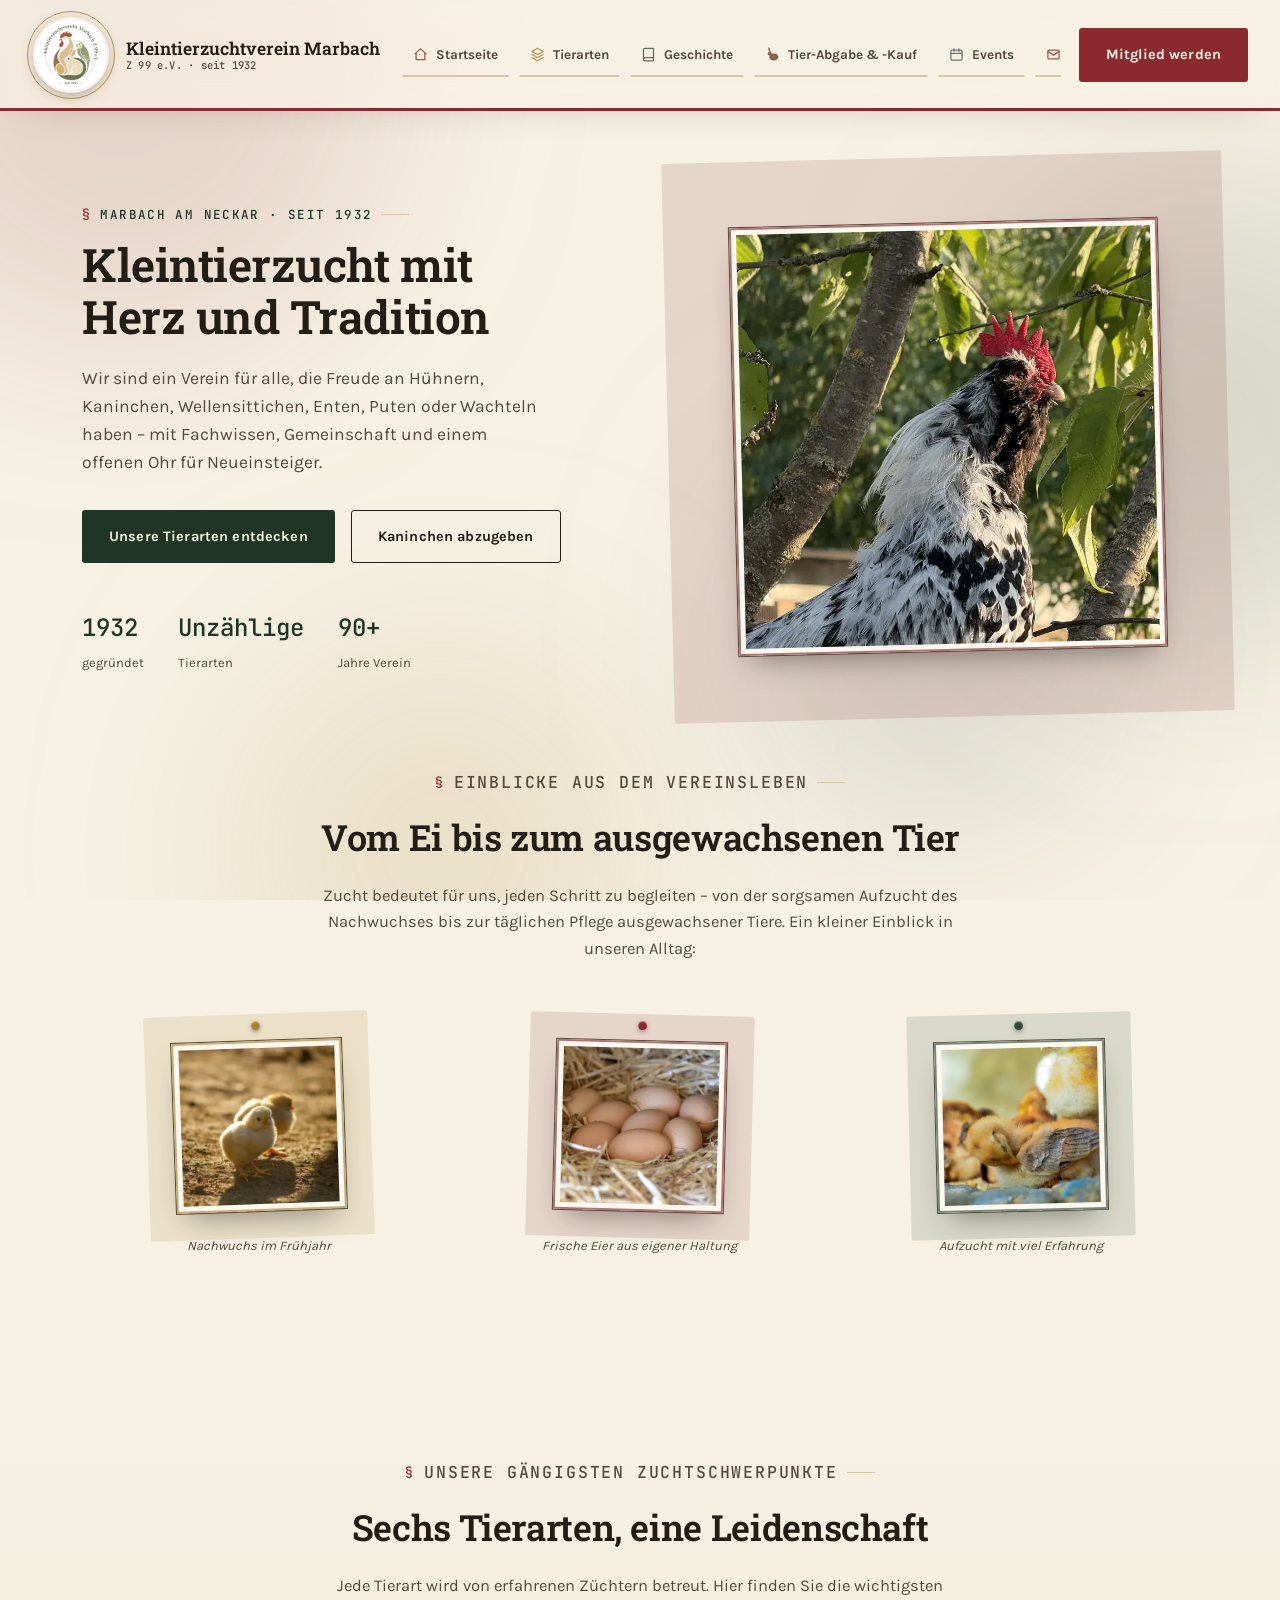
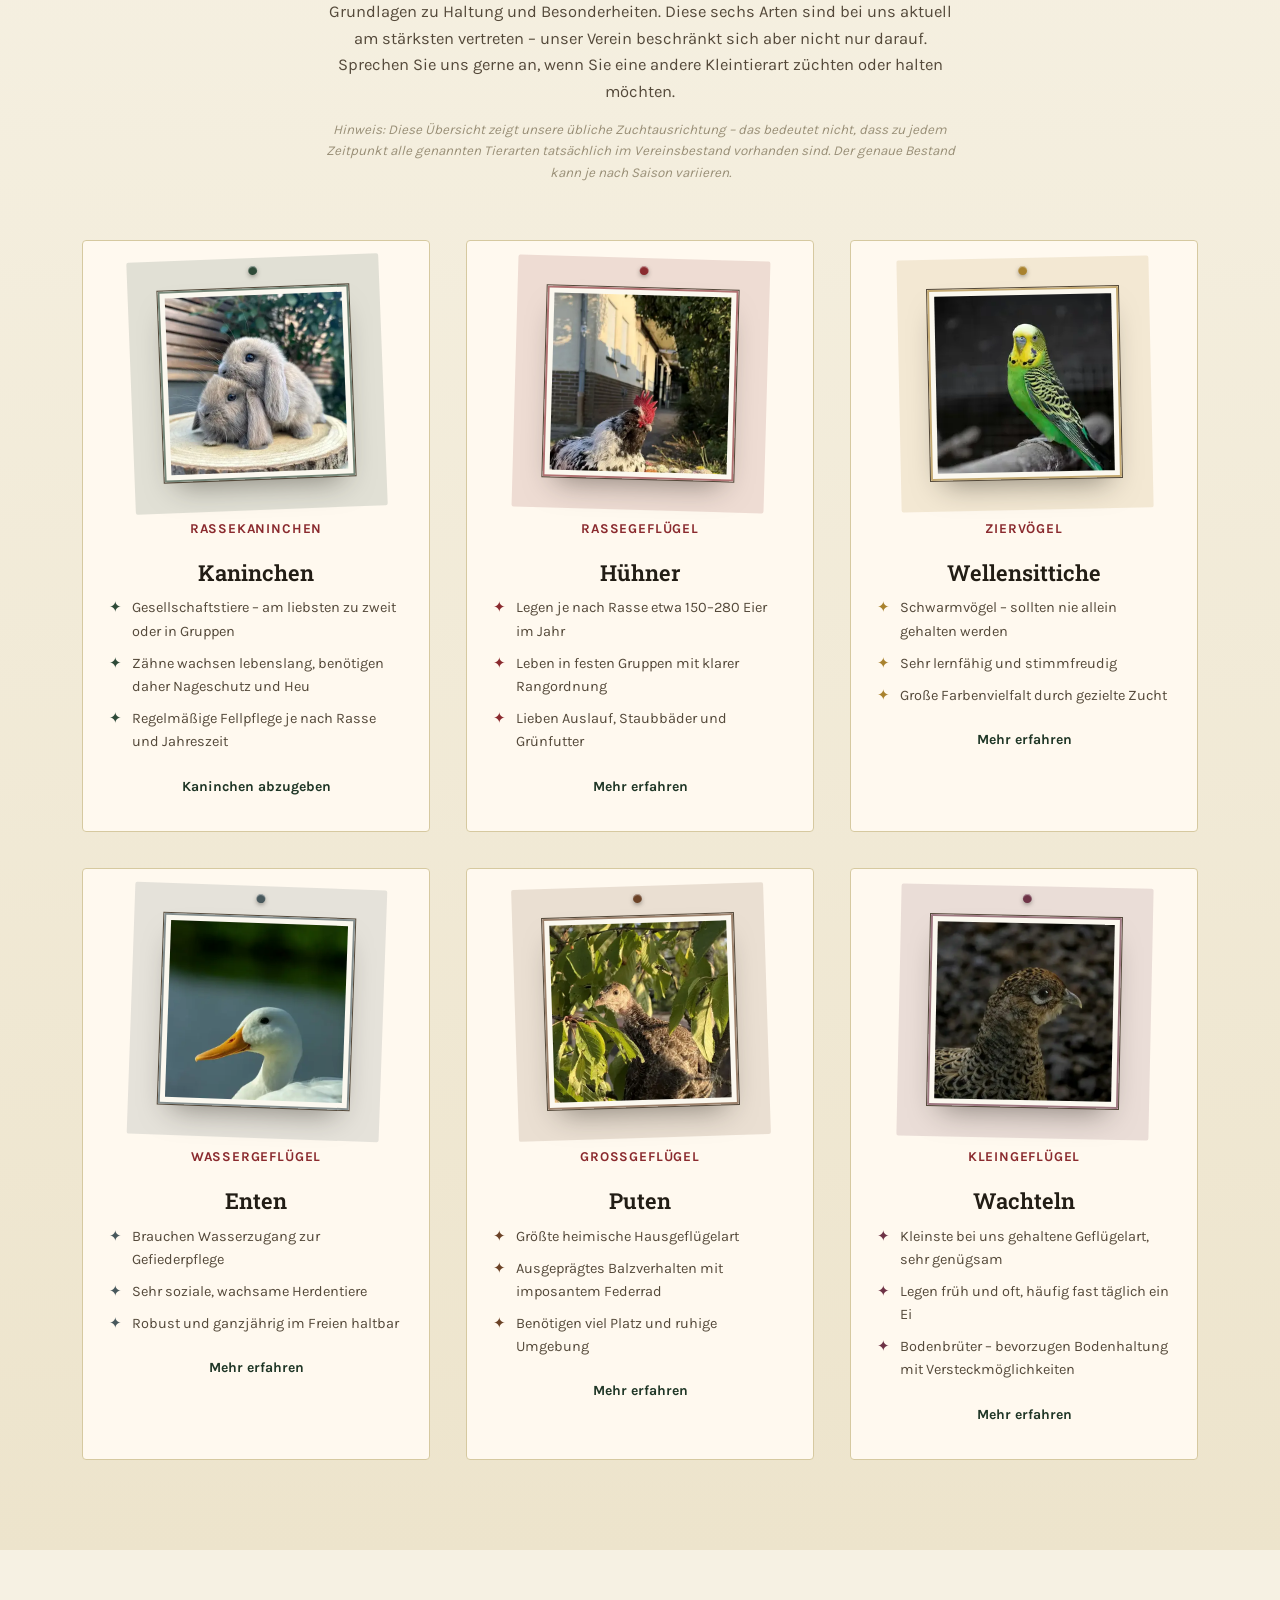
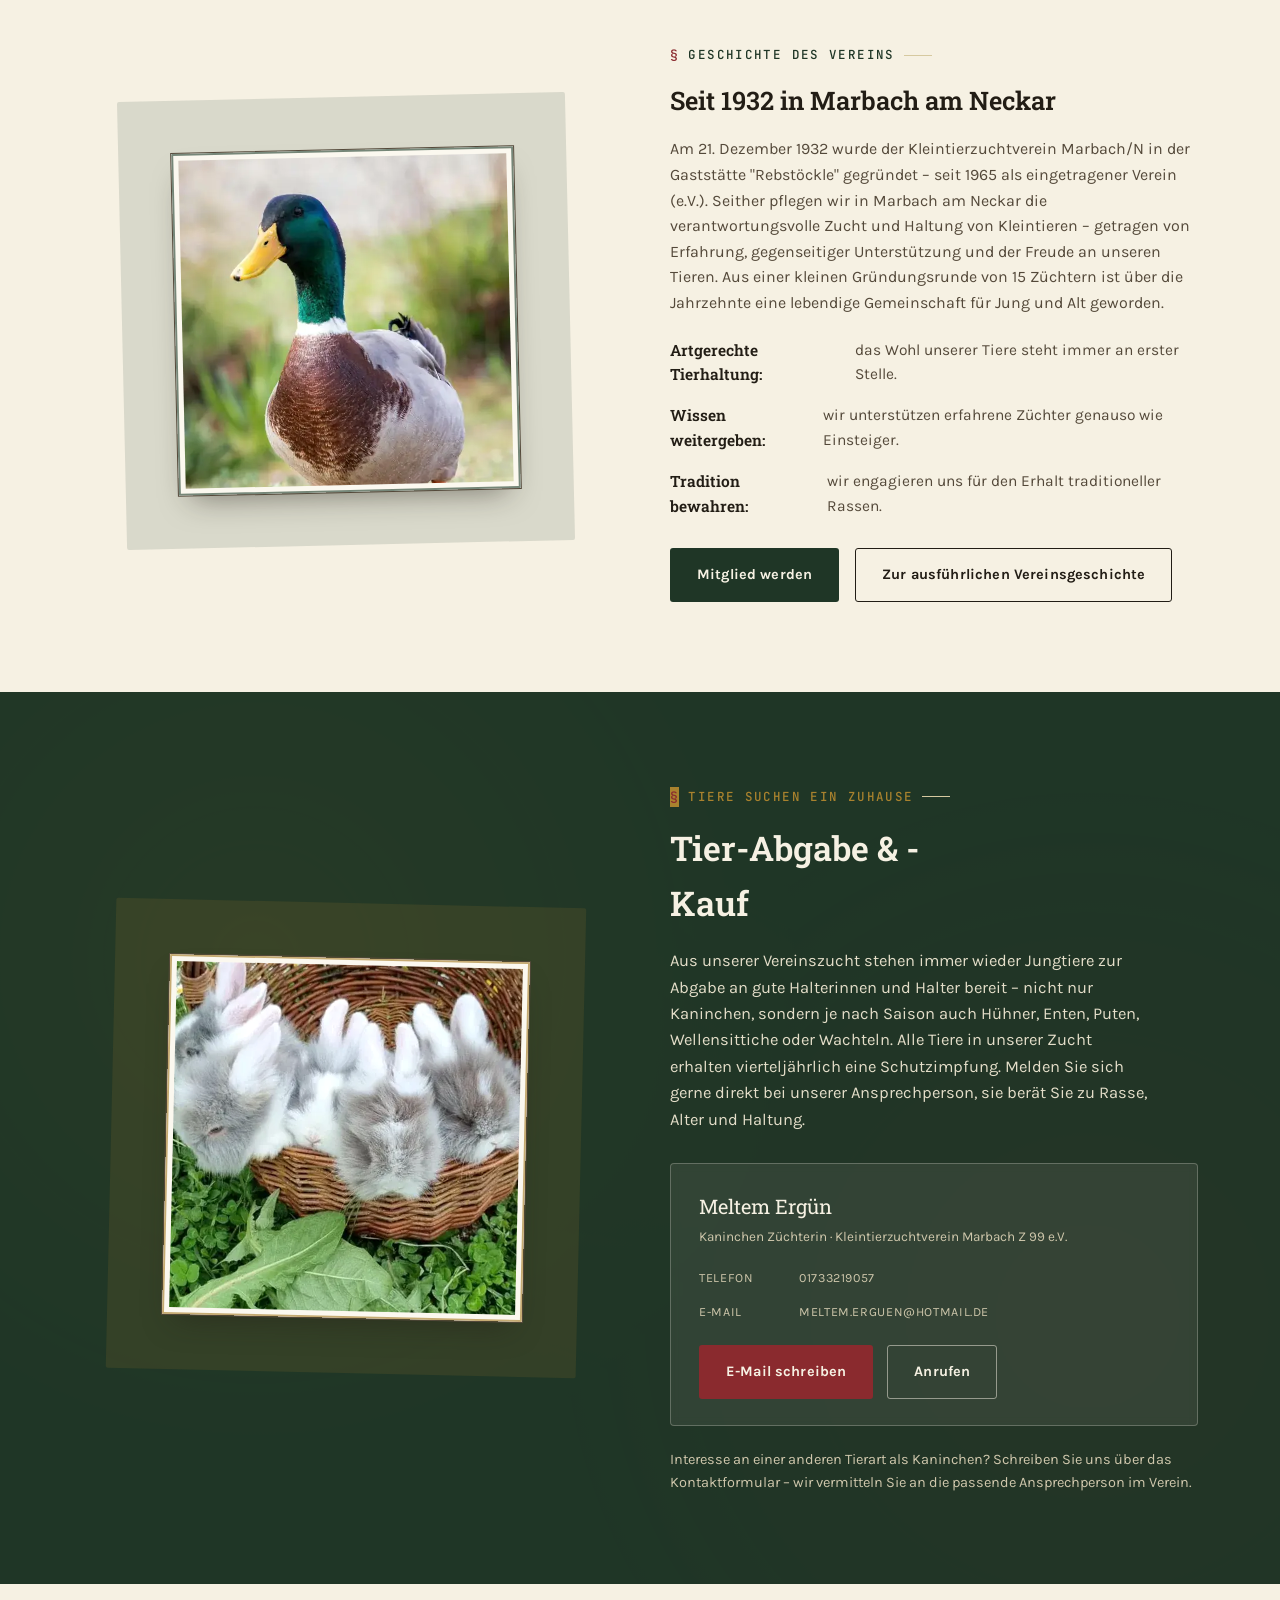
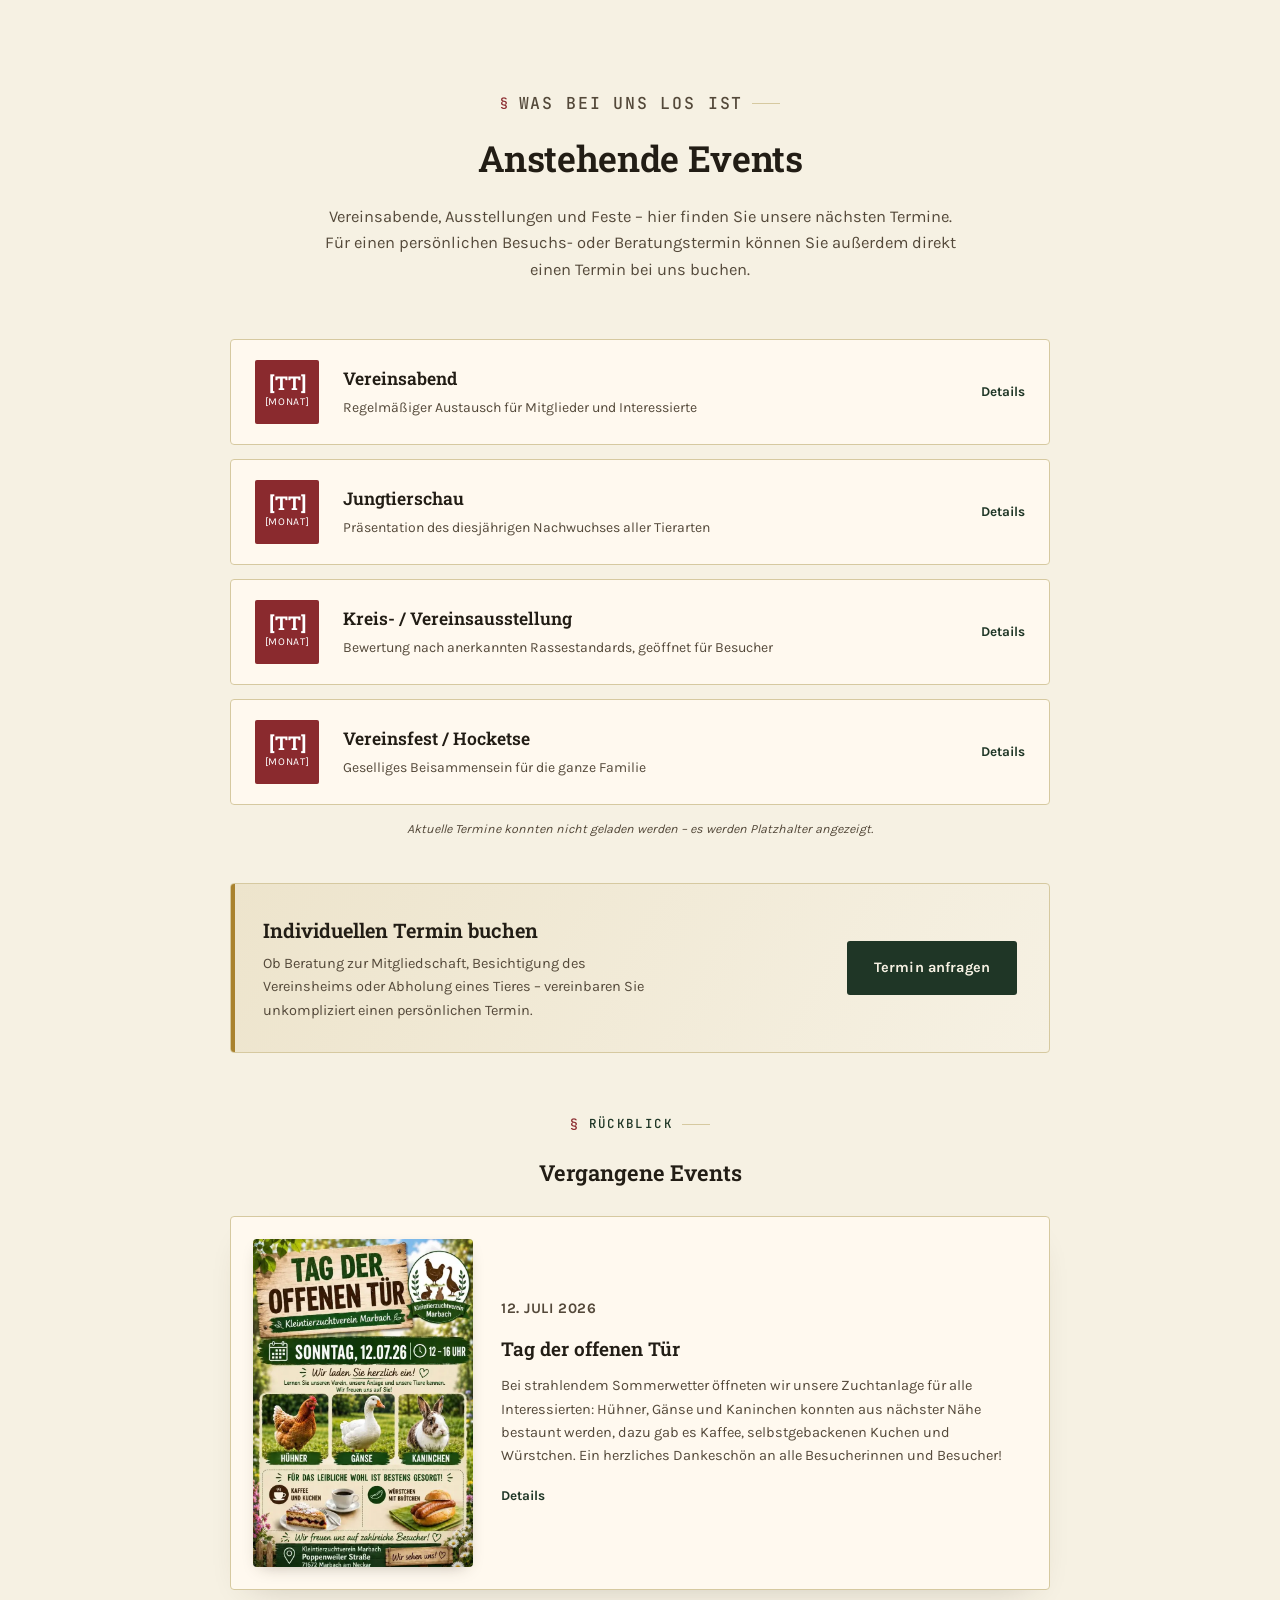
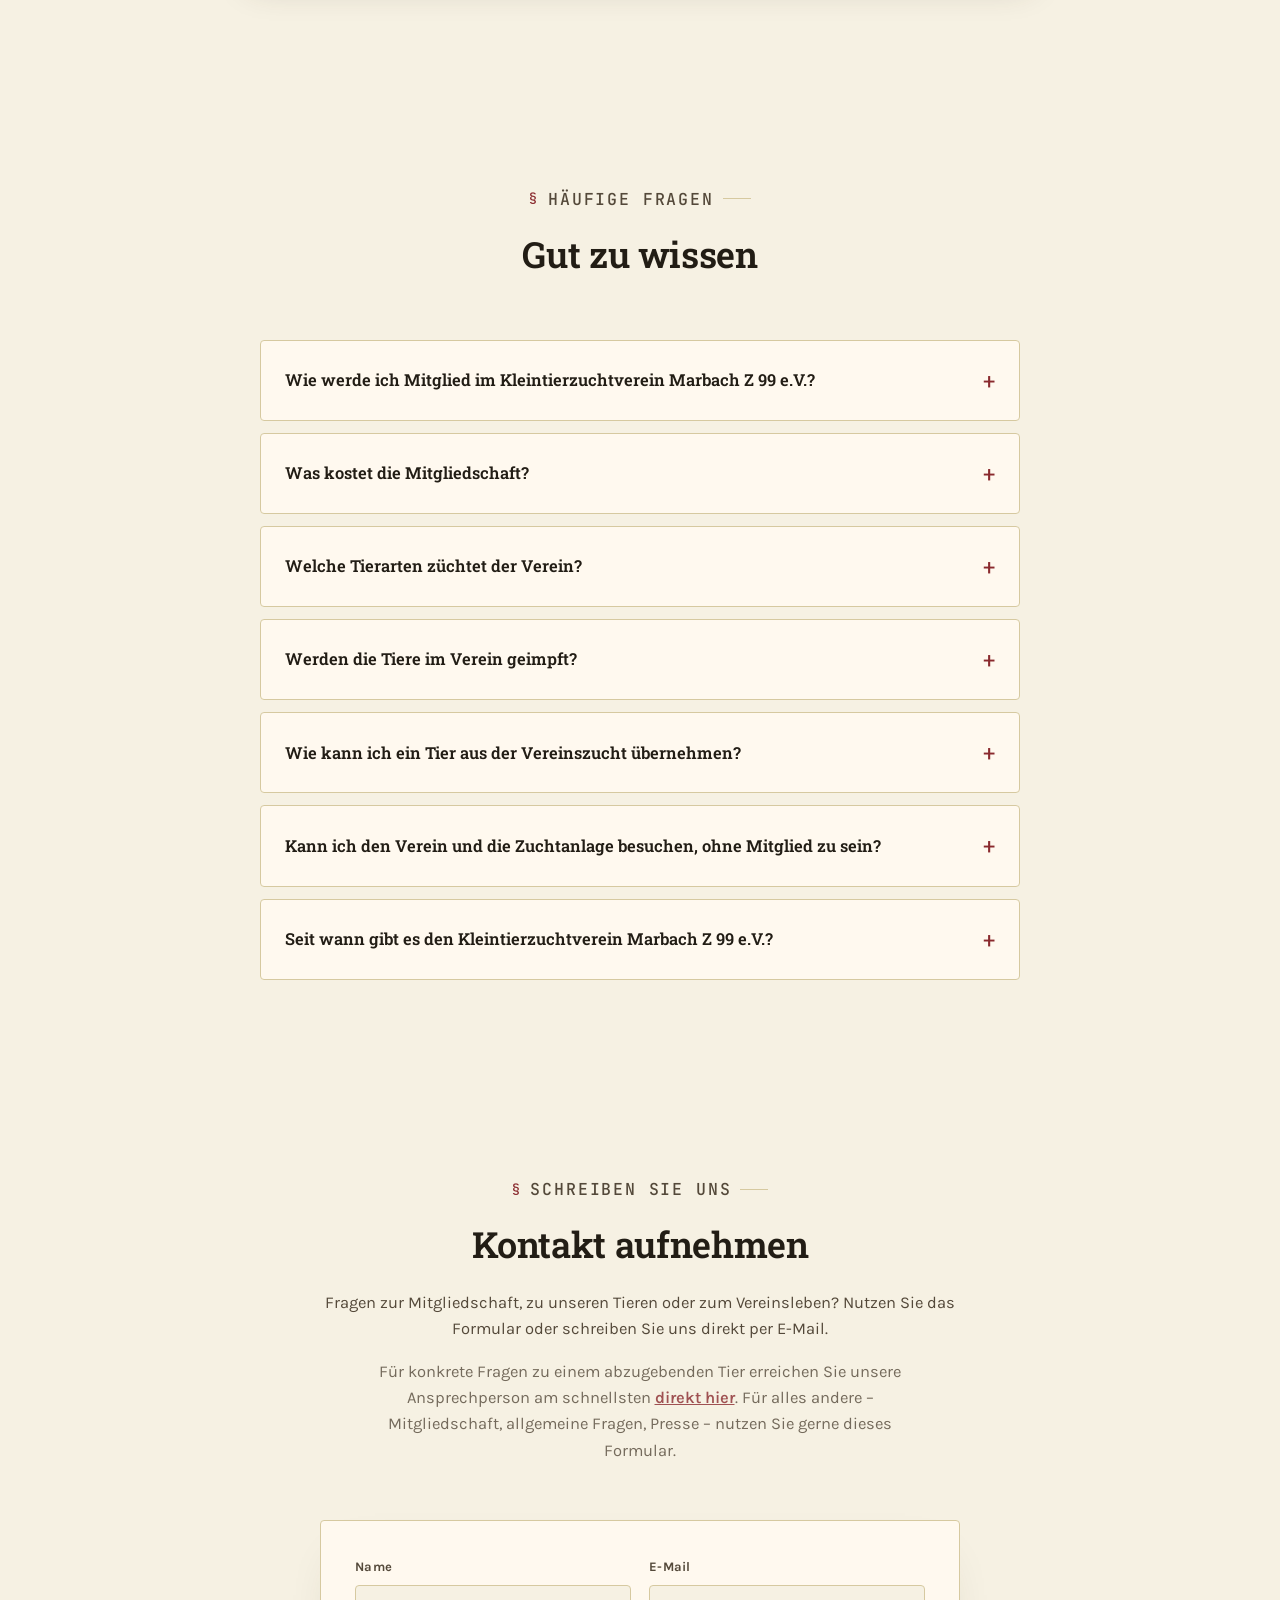
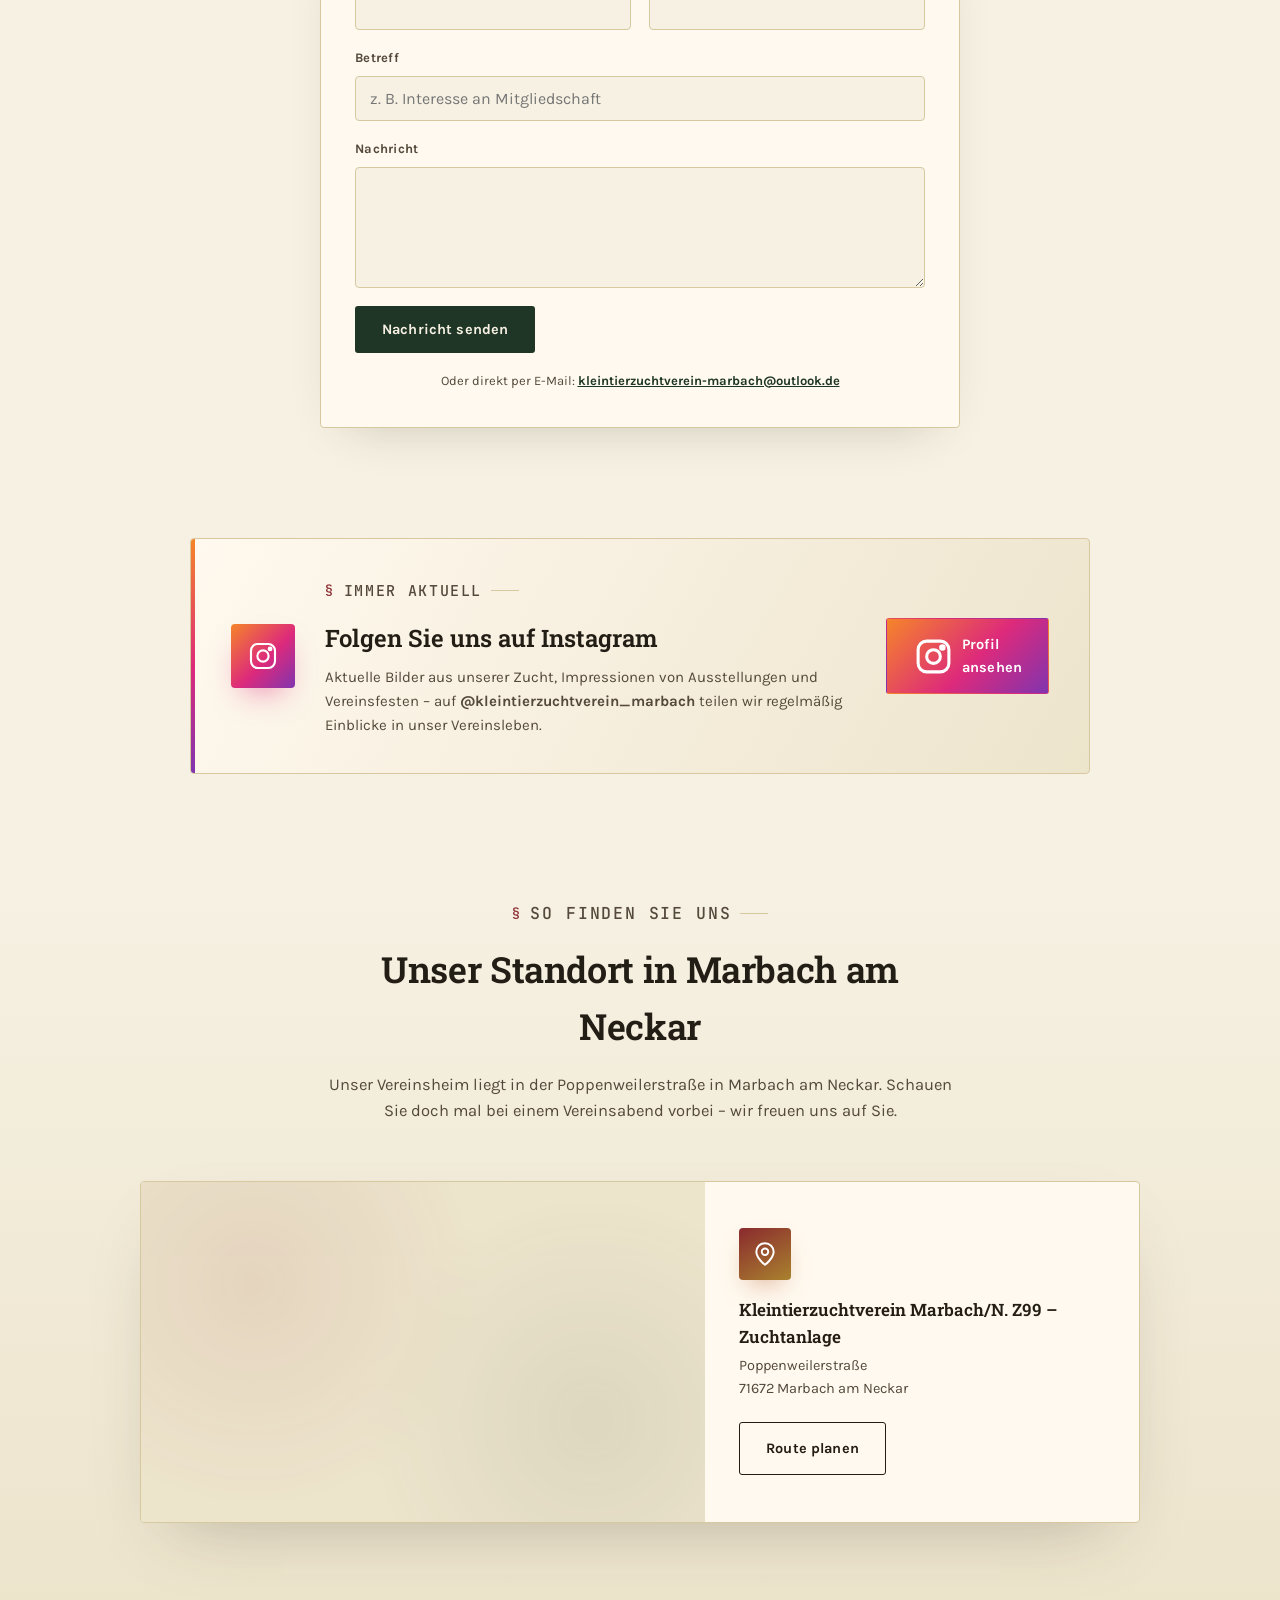
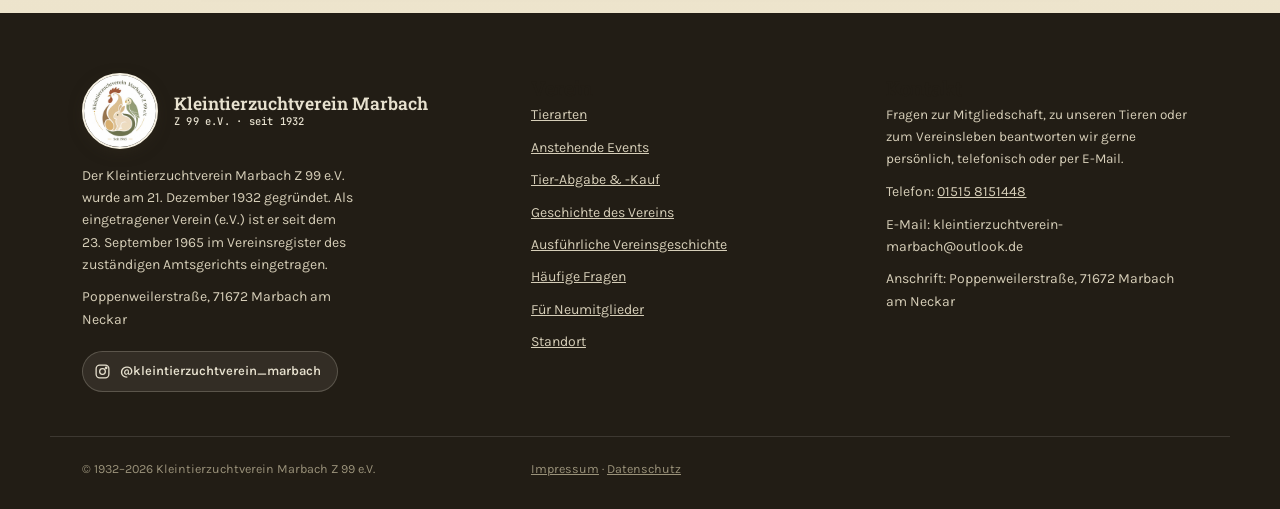
<file: index.html>
<!DOCTYPE html>
<html lang="de">
<head>
<meta charset="UTF-8">
<meta name="viewport" content="width=device-width, initial-scale=1.0">
<title>Kleintierzuchtverein Marbach Z 99 e.V. | Kleintierzucht in Marbach am Neckar seit 1932</title>
<meta name="description" content="Kleintierzuchtverein Marbach Z 99 e.V. – seit 1932 Kleintierzucht in Marbach am Neckar: Hühner, Kaninchen, Enten, Puten, Wachteln. Termine & Mitgliedschaft.">
<link rel="canonical" href="https://kleintierzuchtverein-marbach-am-neckar.de/">
<meta name="robots" content="index, follow">
<meta property="og:type" content="website">
<meta property="og:site_name" content="Kleintierzuchtverein Marbach Z 99 e.V.">
<meta property="og:title" content="Kleintierzuchtverein Marbach Z 99 e.V. – Kleintierzucht in Marbach am Neckar">
<meta property="og:description" content="Seit 1932 Zucht und Haltung von Hühnern, Kaninchen, Wellensittichen, Enten, Puten und Wachteln. Termine, Tier-Abgabe & -Kauf und Mitgliedschaft.">
<meta property="og:image" content="https://kleintierzuchtverein-marbach-am-neckar.de/images/vereinslogo.png">
<meta property="og:url" content="https://kleintierzuchtverein-marbach-am-neckar.de/">
<meta property="og:locale" content="de_DE">
<meta name="twitter:card" content="summary">
<meta name="twitter:title" content="Kleintierzuchtverein Marbach Z 99 e.V.">
<meta name="twitter:description" content="Kleintierzucht in Marbach am Neckar seit 1932 – Termine, Tier-Abgabe & -Kauf, Mitgliedschaft.">
<meta name="geo.region" content="DE-BW">
<meta name="geo.placename" content="Marbach am Neckar">
<script type="application/ld+json">
{
  "@context": "https://schema.org",
  "@type": "Organization",
  "name": "Kleintierzuchtverein Marbach Z 99 e.V.",
  "alternateName": "Kleintierzuchtverein Marbach",
  "foundingDate": "1932-12-21",
  "url": "https://kleintierzuchtverein-marbach-am-neckar.de/",
  "logo": "https://kleintierzuchtverein-marbach-am-neckar.de/images/vereinslogo.png",
  "description": "Verein für die Zucht und Haltung von Kleintieren (Hühner, Kaninchen, Wellensittiche, Enten, Puten, Wachteln) in Marbach am Neckar.",
  "address": {
    "@type": "PostalAddress",
    "streetAddress": "Poppenweilerstraße",
    "postalCode": "71672",
    "addressLocality": "Marbach am Neckar",
    "addressRegion": "Baden-Württemberg",
    "addressCountry": "DE"
  },
  "areaServed": "Marbach am Neckar",
  "sameAs": ["https://www.instagram.com/kleintierzuchtverein_marbach"]
}
</script>
<script type="application/ld+json">
{
  "@context": "https://schema.org",
  "@type": "Event",
  "name": "Tag der offenen Tür",
  "description": "Der Kleintierzuchtverein Marbach Z 99 e.V. öffnete seine Zuchtanlage für alle Interessierten - mit Hühnern, Gänsen und Kaninchen zum Anschauen, Kaffee, Kuchen und Würstchen.",
  "startDate": "2026-07-12T12:00",
  "endDate": "2026-07-12T16:00",
  "eventAttendanceMode": "https://schema.org/OfflineEventAttendanceMode",
  "eventStatus": "https://schema.org/EventScheduled",
  "location": {
    "@type": "Place",
    "name": "Kleintierzuchtverein Marbach Z 99 e.V.",
    "address": {
      "@type": "PostalAddress",
      "streetAddress": "Poppenweilerstraße",
      "postalCode": "71672",
      "addressLocality": "Marbach am Neckar",
      "addressCountry": "DE"
    }
  },
  "organizer": {
    "@type": "Organization",
    "name": "Kleintierzuchtverein Marbach Z 99 e.V.",
    "url": "https://kleintierzuchtverein-marbach-am-neckar.de/"
  }
}
</script>
<script type="application/ld+json">
{
  "@context": "https://schema.org",
  "@type": "FAQPage",
  "mainEntity": [
    {
      "@type": "Question",
      "name": "Wie werde ich Mitglied im Kleintierzuchtverein Marbach Z 99 e.V.?",
      "acceptedAnswer": {
        "@type": "Answer",
        "text": "Kontakt aufnehmen über Formular, Telefon oder E-Mail, unverbindlich einen Vereinsabend besuchen und anschließend einen Mitgliedsantrag ausfüllen - der Verein unterstützt dabei."
      }
    },
    {
      "@type": "Question",
      "name": "Was kostet die Mitgliedschaft?",
      "acceptedAnswer": {
        "@type": "Answer",
        "text": "Der Jahresbeitrag beträgt 30 Euro für passive Mitglieder und 50 Euro für aktive Mitglieder, fällig jeweils zum 10. Januar."
      }
    },
    {
      "@type": "Question",
      "name": "Welche Tierarten züchtet der Verein?",
      "acceptedAnswer": {
        "@type": "Answer",
        "text": "Die aktuellen Zuchtschwerpunkte sind Hühner, Kaninchen, Wellensittiche, Enten, Puten und Wachteln, je nach Saison können weitere Kleintierarten hinzukommen."
      }
    },
    {
      "@type": "Question",
      "name": "Werden die Tiere im Verein geimpft?",
      "acceptedAnswer": {
        "@type": "Answer",
        "text": "Ja, alle Tiere in der Vereinszucht erhalten vierteljährlich, also alle drei Monate, eine Schutzimpfung."
      }
    },
    {
      "@type": "Question",
      "name": "Wie kann ich ein Tier aus der Vereinszucht übernehmen?",
      "acceptedAnswer": {
        "@type": "Answer",
        "text": "Aus der Vereinszucht stehen immer wieder Jungtiere zur Abgabe bereit. Interessierte kontaktieren die zuständige Ansprechperson im Bereich Tier-Abgabe und -Kauf."
      }
    },
    {
      "@type": "Question",
      "name": "Kann ich den Verein besuchen, ohne Mitglied zu sein?",
      "acceptedAnswer": {
        "@type": "Answer",
        "text": "Ja, Interessierte sind bei Vereinsabenden und Veranstaltungen jederzeit willkommen, ein persönlicher Termin lässt sich auch über das Kontaktformular vereinbaren."
      }
    },
    {
      "@type": "Question",
      "name": "Seit wann gibt es den Kleintierzuchtverein Marbach Z 99 e.V.?",
      "acceptedAnswer": {
        "@type": "Answer",
        "text": "Der Verein wurde am 21. Dezember 1932 in Marbach am Neckar gegründet. Als eingetragener Verein (e.V.) ist er seit dem 23. September 1965 im Vereinsregister beim Amtsgericht Stuttgart unter VR 310162 eingetragen."
      }
    }
  ]
}
</script>
<link rel="icon" href="favicon.ico" sizes="any">
<link rel="icon" type="image/png" sizes="32x32" href="favicon-32x32.png">
<link rel="icon" type="image/png" sizes="16x16" href="favicon-16x16.png">
<link rel="apple-touch-icon" sizes="180x180" href="apple-touch-icon.png">
<link rel="preload" as="style" href="fonts.css" onload="this.onload=null;this.rel='stylesheet'">
<noscript><link rel="stylesheet" href="fonts.css"></noscript>
<style>
  :root{
    /* Direction A "Zuchtbuch & Preisrichter-Protokoll": Zuchtbuch-Papier, Tinte, Messing-Stempel statt warmem SaaS-Pastell. */
    --cream:#F6F1E3;
    --cream-2:#EDE4CC;
    --ink:#221D15;
    --ink-soft:#54493A;
    --olive:#2E4A38;
    --olive-dark:#1F3626;
    --terracotta:#8A2A2E;
    --gold:#A9822E;
    --teal:#48585C;
    --brown:#6B4226;
    --plum:#6E3346;
    --line:#D6C9A0;
    --radius-card:4px;
  }
  *{box-sizing:border-box; -webkit-tap-highlight-color:transparent;}
  html{scroll-behavior:smooth; -webkit-text-size-adjust:100%; text-size-adjust:100%; overflow-x:clip; max-width:100vw; -webkit-tap-highlight-color:transparent;}
  body{
    margin:0;
    position:relative;
    overflow-x:clip;
    max-width:100vw;
    background:var(--cream);
    color:var(--ink);
    font-family:'Karla',sans-serif;
    font-size:17px;
    line-height:1.6;
    -webkit-font-smoothing:antialiased;
    touch-action:manipulation;
    -webkit-tap-highlight-color:transparent;
  }
  a, button, .btn{ -webkit-tap-highlight-color:transparent; }

  /* ---------- Ambient background glow ---------- */
  .ambient-bg{position:fixed; inset:0; z-index:0; overflow:hidden; pointer-events:none;}
  .ambient-bg span{
    position:absolute; border-radius:50%; filter:blur(90px);
    opacity:.14; mix-blend-mode:multiply;
  }
  .ambient-bg span:nth-child(1){width:520px; height:520px; top:-180px; left:-140px; background:var(--terracotta); animation-duration:24s;}
  .ambient-bg span:nth-child(2){width:460px; height:460px; top:20%; right:-160px; background:var(--olive); animation-duration:30s; animation-delay:-6s;}
  .ambient-bg span:nth-child(3){width:420px; height:420px; bottom:-160px; left:18%; background:var(--gold); animation-duration:22s; animation-delay:-3s;}
  .ambient-bg span:nth-child(4){width:380px; height:380px; bottom:8%; right:12%; background:var(--teal); animation-duration:28s; animation-delay:-10s;}
  @keyframes drift{
    0%{transform:translate(0,0) scale(1);}
    50%{transform:translate(40px,-30px) scale(1.12);}
    100%{transform:translate(-30px,20px) scale(.96);}
  }
  header, main, footer{position:relative; z-index:1;}
  @media (prefers-reduced-motion:reduce){ .ambient-bg span{animation:none;} }
  h1,h2,h3{font-family:'Roboto Slab',serif;}
  .eyebrow{font-family:'JetBrains Mono','Karla',monospace;}
  h1,h2,h3{color:var(--ink); margin:0; font-weight:600;}
  p{margin:0;}
  a{color:inherit;}
  img{max-width:100%; display:block;}
  .wrap{max-width:1180px; margin:0 auto; padding:0 32px;}
  .eyebrow{
    display:inline-flex; align-items:center; gap:9px;
    font-weight:500; font-size:12.5px; text-transform:uppercase; letter-spacing:.11em;
    color:var(--olive-dark); margin-bottom:14px;
  }
  .eyebrow::before{content:"§"; font-size:13px; color:var(--terracotta); display:inline-block;}
  .eyebrow::after{content:""; width:28px; height:1px; background:var(--line); display:inline-block;}
  .btn{
    position:relative;
    display:inline-flex; align-items:center; gap:8px;
    padding:14px 26px; border-radius:3px;
    font-family:'Karla',sans-serif; font-weight:700; font-size:14.5px; letter-spacing:.01em;
    text-decoration:none; border:1.5px solid transparent; cursor:pointer;
    transition:transform .2s ease, background .2s ease, border-color .2s ease, color .2s ease, box-shadow .2s ease;
  }
  .btn-primary{background:var(--olive-dark); color:var(--cream);}
  .btn-primary:hover{background:var(--ink); box-shadow:0 3px 0 0 var(--gold);}
  .btn-ghost{background:transparent; color:var(--ink); border-color:var(--ink);}
  .btn-terracotta{background:var(--terracotta); color:var(--cream);}
  .btn-terracotta:hover{background:var(--ink); box-shadow:0 3px 0 0 var(--terracotta);}
  .btn-ghost:hover{background:var(--ink); color:var(--cream); border-color:var(--ink);}
  .btn:hover{transform:translateY(-1px);}
  .btn:active{transform:translateY(0);}
  @media (prefers-reduced-motion:reduce){ .btn:hover{transform:none;} .links a:hover{transform:none;} .links a:hover svg{transform:none;} }

  /* ---------- Specimen-frame component (ehem. "Blob"-Frame) ---------- */
  /* Zuchtbuch-Fotomontage: rechteckiges Passepartout mit Messing-Eckwinkeln statt organischer Blob-Form, leicht wie angeheftet statt steril gerade. */
  .blob-frame{
    position:relative; width:220px; height:220px; max-width:100%;
    display:flex; align-items:center; justify-content:center; margin:0 auto;
    transition:transform .4s cubic-bezier(.22,1,.36,1);
  }
  /* Ruhige Aura: dezenter, statischer Farbschein hinter dem Foto - gibt Tiefe ohne Bewegung oder Lärm */
  .blob-glow{
    position:absolute; inset:-6%;
    background:var(--accent);
    opacity:.14;
    border-radius:2px;
  }
  .blob-icon{
    position:relative; width:86%; height:86%; display:flex; align-items:center; justify-content:center;
    background:color-mix(in srgb, var(--accent) 9%, #FBF8EF);
    border:1.5px solid var(--ink-soft);
    box-shadow:inset 0 0 0 1px rgba(255,255,255,.6), 0 16px 30px -14px rgba(34,29,21,.5);
  }
  .blob-icon svg{width:36%; height:36%; color:var(--accent); opacity:.9;}
  .blob-photo{
    position:relative; width:86%; height:86%; overflow:hidden;
    background:#FBF8EF; border:1.5px solid var(--ink-soft);
    box-shadow:inset 0 0 0 1px rgba(255,255,255,.6), 0 16px 30px -14px rgba(34,29,21,.5);
  }
  .blob-photo img{width:100%; height:100%; object-fit:cover; display:block; filter:saturate(.92) contrast(1.03); transition:transform .5s cubic-bezier(.22,1,.36,1);}
  .duck-photo img{object-position:50% 22%;}
  /* Einfacher Bilderrahmen: durchgehende Passepartout-Leiste statt einzelner Eckwinkel - wirkt wie ein echter, schlichter Rahmen ohne Bruchstellen in der Ecke */
  .blob-icon, .blob-photo{
    padding:7px;
    background-clip:padding-box;
  }
  .blob-icon::before, .blob-photo::before{
    content:""; position:absolute; inset:0; z-index:2; pointer-events:none;
    border:2px solid var(--accent); opacity:.65; border-radius:1px;
  }
  /* Messing-Heftzwecke oben an Karten-Fotos: wirkt angeheftet statt in gerader Box-Reihe */
  .card .blob-frame::before, .strip .blob-frame::before{
    content:""; position:absolute; top:-5px; left:50%; translate:-50% 0; z-index:3;
    width:9px; height:9px; border-radius:50%;
    background:var(--accent); box-shadow:0 2px 5px -1px rgba(34,29,21,.6), inset 0 1px 1px rgba(255,255,255,.5);
  }
  .card:nth-child(6n+1) .blob-frame{transform:rotate(-2.2deg);}
  .card:nth-child(6n+2) .blob-frame{transform:rotate(1.6deg);}
  .card:nth-child(6n+3) .blob-frame{transform:rotate(-1.2deg);}
  .card:nth-child(6n+4) .blob-frame{transform:rotate(2deg);}
  .card:nth-child(6n+5) .blob-frame{transform:rotate(-1.8deg);}
  .card:nth-child(6n+6) .blob-frame{transform:rotate(1.2deg);}
  .card:hover .blob-frame, .card.in-focus .blob-frame{transform:rotate(0deg) translateY(-5px);}
  .card:hover .blob-photo img, .card.in-focus .blob-photo img{transform:scale(1.07);}
  .card:hover .blob-icon::before,.card:hover .blob-photo::before,
  .card.in-focus .blob-icon::before,.card.in-focus .blob-photo::before{opacity:.95;}
  @media (prefers-reduced-motion:reduce){
    .blob-frame{transform:none !important; transition:none;}
    .blob-photo img{transition:none;}
    .blob-frame:hover .blob-photo img, .card:hover .blob-photo img,
    .blob-frame.in-focus .blob-photo img, .card.in-focus .blob-photo img{transform:none;}
  }
  .accent-olive{--accent:var(--olive);}
  .accent-terracotta{--accent:var(--terracotta);}
  .accent-gold{--accent:var(--gold);}
  .accent-teal{--accent:var(--teal);}
  .accent-brown{--accent:var(--brown);}
  .accent-plum{--accent:var(--plum);}

  /* ---------- Nav ---------- */
  header{
    position:sticky; top:0; z-index:50;
    background:rgba(247,242,230,.72); backdrop-filter:blur(14px) saturate(140%);
    -webkit-backdrop-filter:blur(14px) saturate(140%);
    border-bottom:1px solid rgba(220,208,180,.6);
    box-shadow:0 12px 40px -26px rgba(59,51,36,.35);
  }
  header::after{
    content:""; position:absolute; left:0; right:0; bottom:-1px; height:3px;
    background:var(--terracotta);
  }
  .nav{display:flex; align-items:center; justify-content:space-between; gap:20px; padding:16px 32px;}
  .brand{flex:none;}
  .nav-menu{flex:1 1 auto; min-width:0; justify-content:flex-end;}
  .brand{display:flex; align-items:center; gap:16px; text-decoration:none;}
  .brand .logo-glow{
    position:relative; width:78px; height:78px; display:flex; align-items:center; justify-content:center;
  }
  .brand .logo-glow::before{
    content:""; position:absolute; inset:-5px; border-radius:50%;
    border:1.5px solid var(--gold); opacity:.8;
  }
  .brand img{position:relative; width:76px; height:76px; border-radius:50%; border:2px solid var(--cream); box-shadow:0 4px 16px -4px rgba(59,51,36,.5); object-fit:cover; display:block;}
  .brand span{font-family:'Roboto Slab',serif; font-weight:600; font-size:17.5px; color:var(--ink); line-height:1.15;}
  .brand small{display:block; font-family:'JetBrains Mono','Karla',monospace; font-weight:500; font-size:10.5px; color:var(--ink-soft); letter-spacing:.02em;}
  .nav-menu{display:flex; align-items:center; gap:18px; min-width:0;}
  .links{
    display:flex; flex-wrap:nowrap; gap:10px; list-style:none; margin:0; padding:2px;
    overflow-x:auto; scrollbar-width:none; -ms-overflow-style:none; min-width:0;
  }
  .links::-webkit-scrollbar{display:none;}
  .links li{flex:none;}
  .links li:nth-child(1) a{--accent-nav:var(--terracotta);}
  .links li:nth-child(2) a{--accent-nav:var(--gold);}
  .links li:nth-child(3) a{--accent-nav:var(--olive);}
  .links li:nth-child(4) a{--accent-nav:var(--brown);}
  .links li:nth-child(5) a{--accent-nav:var(--teal);}
  .links li:nth-child(6) a{--accent-nav:var(--terracotta);}
  .links a{
    position:relative;
    display:inline-flex; align-items:center; gap:8px;
    text-decoration:none; font-weight:700; font-size:13.5px;
    color:var(--ink-soft); white-space:nowrap;
    background:transparent; border:1.5px solid transparent; border-bottom:2px solid var(--line); border-radius:3px 3px 0 0;
    padding:10px 10px;
    transition:border-color .2s ease, color .2s ease, background .2s ease, transform .2s ease;
  }
  .links a svg{flex:none; width:15px; height:15px; color:var(--accent-nav); opacity:.8; transition:transform .2s ease, opacity .2s ease;}
  .links a:hover{color:var(--ink); background:color-mix(in srgb, var(--accent-nav) 9%, transparent); border-bottom-color:var(--accent-nav); transform:translateY(-2px);}
  .links a:hover svg{opacity:1; transform:scale(1.12);}
  .nav-cta{flex:none; display:flex; gap:12px;}
  .menu-toggle{display:none; background:none; border:none; cursor:pointer; padding:6px;}
  .menu-toggle span{display:block; width:24px; height:2px; background:var(--ink); margin:5px 0; border-radius:2px; transition:transform .25s ease, opacity .25s ease;}
  @media (max-width:1100px) and (min-width:761px){
    .brand small{display:none;}
    .nav-menu{gap:12px;}
    .links{gap:8px;}
    .links a{padding:9px 13px; font-size:12.8px; gap:6px;}
    .nav-cta .btn{padding:11px 18px; font-size:14px;}
  }
  @media (max-width:760px){
    .nav{padding:15px 16px; gap:10px;}
    .brand{gap:11px; min-width:0; flex:1 1 auto; overflow:hidden;}
    .brand .logo-glow{width:52px; height:52px; flex:none;}
    .brand .logo-glow::before{display:none;}
    .brand img{width:50px; height:50px;}
    .brand span{font-size:16px; overflow:hidden; text-overflow:ellipsis; white-space:nowrap;}
    .brand small{font-size:11.5px; overflow:hidden; text-overflow:ellipsis; white-space:nowrap;}
    .nav-menu{
      display:none; position:absolute; top:100%; left:0; right:0;
      flex-direction:column; align-items:flex-start; gap:14px;
      background:var(--cream); padding:22px 32px 28px; border-bottom:1px solid var(--line);
      box-shadow:0 20px 40px -24px rgba(59,51,36,.35);
    }
    .nav-menu.open{display:flex;}
    .nav-menu .links{flex-direction:column; gap:10px; width:100%; overflow-x:visible;}
    .nav-menu .links li{width:100%;}
    .nav-menu .links a{display:flex; width:100%; padding:13px 16px; min-height:46px; box-sizing:border-box;}
    .nav-menu .nav-cta{width:100%;}
    .nav-menu .nav-cta .btn{width:100%; justify-content:center; min-height:46px;}
    .menu-toggle{display:flex; flex-direction:column; align-items:center; justify-content:center; width:44px; height:44px; padding:0; flex:none;}
  }
  @media (max-width:400px){
    .brand span{font-size:13px;}
    .brand small{display:none;}
  }

  /* ---------- Hero ---------- */
  .hero{padding:76px 0 56px; position:relative;}
  .hero .wrap{display:grid; grid-template-columns:1.05fr .95fr; gap:64px; align-items:center;}
  .hero h1{font-size:46px; line-height:1.12; letter-spacing:-.01em; max-width:16ch;}
  .hero h1 em{font-style:normal;}
  .hero p.lead{margin-top:22px; font-size:17.5px; color:var(--ink-soft); max-width:46ch;}
  .hero-actions{display:flex; gap:16px; margin-top:34px; flex-wrap:wrap;}
  .hero-stats{display:flex; gap:34px; margin-top:46px;}
  .hero-stats div b{display:block; font-family:'JetBrains Mono','Karla',monospace; font-weight:500; font-size:24px; color:var(--olive-dark);}
  .hero-stats div span{font-size:13px; color:var(--ink-soft);}
  .hero-visual .blob-frame{width:500px; height:500px; transform:rotate(-1.4deg);}
  .hero-visual .blob-frame:hover, .hero-visual .blob-frame.in-focus{transform:rotate(0deg) translateY(-5px);}
  .hero-visual .blob-frame:hover .blob-photo img, .hero-visual .blob-frame.in-focus .blob-photo img{transform:scale(1.04);}
  .hero-visual{max-width:560px; margin:0 auto;}

  @media (max-width:900px){
    .hero .wrap{grid-template-columns:1fr; text-align:left;}
    .hero h1{font-size:36px;}
    .hero-visual{order:-1; max-width:360px;}
    .hero-visual .blob-frame{width:300px; height:300px;}
  }

  @media (max-width:480px){
    .wrap{padding:0 20px;}
    .hero{padding:56px 0 40px;}
    .hero h1{font-size:29px;}
    .hero p.lead{font-size:16px;}
    .hero-stats{gap:20px 28px; flex-wrap:wrap; margin-top:34px;}
    .hero-stats div b{font-size:22px;}
    .hero-visual{max-width:250px;}
    .hero-visual .blob-frame{width:210px; height:210px;}
    .btn{padding:13px 22px; font-size:14.5px;}
    .section-head h2{font-size:24px;}
    .contact-form{padding:24px 18px;}
  }

  /* ---------- Atmosphere strip ---------- */
  .strip{padding:10px 0 96px;}
  .strip .wrap{display:grid; grid-template-columns:repeat(3,1fr); gap:28px;}
  .strip .blob-frame{width:200px; height:200px; margin:0 auto;}
  .strip .wrap > div:nth-child(1) .blob-frame{transform:rotate(-2deg);}
  .strip .wrap > div:nth-child(2) .blob-frame{transform:rotate(1.5deg);}
  .strip .wrap > div:nth-child(3) .blob-frame{transform:rotate(-1.4deg);}
  .strip .wrap > div:hover .blob-frame, .strip .wrap > div.in-focus .blob-frame{transform:rotate(0deg) translateY(-5px);}
  .strip .wrap > div:hover .blob-photo img, .strip .wrap > div.in-focus .blob-photo img{transform:scale(1.06);}
  @media (prefers-reduced-motion:reduce){ .strip .blob-frame{transform:none;} }
  .strip-caption{text-align:center; margin-top:10px; font-size:13px; color:var(--ink-soft); font-style:italic;}

  /* ---------- Section shell ---------- */
  section{padding:90px 0;}
  @media (max-width:600px){ section{padding:56px 0;} }
  .section-head{max-width:640px; margin:0 auto 56px; text-align:center;}
  .section-head h2{font-size:36px; letter-spacing:-.01em;}
  .section-head p{margin-top:16px; color:var(--ink-soft); font-size:16.5px;}
  .contact-hint{font-size:14px; opacity:.8; max-width:560px; margin:10px auto 0;}
  .faq-list{max-width:760px; margin:0 auto; display:flex; flex-direction:column; gap:12px;}
  .faq-item{
    background:#fff9ef; border:1px solid var(--line); border-radius:4px;
    padding:4px 24px; transition:border-color .25s ease, box-shadow .25s ease;
  }
  .faq-item[open]{border-color:var(--terracotta); box-shadow:0 12px 28px -20px rgba(59,51,36,.4);}
  .faq-item summary{
    padding:18px 0; cursor:pointer; font-family:'Roboto Slab',serif; font-weight:600; font-size:16.5px;
    color:var(--ink); list-style:none; display:flex; align-items:center; justify-content:space-between; gap:16px;
  }
  .faq-item summary::-webkit-details-marker{display:none;}
  .faq-item summary::after{
    content:"+"; flex:none; font-size:22px; font-weight:400; color:var(--terracotta);
    transition:transform .25s ease;
  }
  .faq-item[open] summary::after{transform:rotate(45deg);}
  .faq-item p{margin:0 0 20px; color:var(--ink-soft); font-size:15px; line-height:1.65;}
  .faq-item p a{color:var(--olive-dark); font-weight:600;}
  .contact-hint a{color:var(--terracotta); font-weight:600;}
  .tierarten-note{margin-top:14px !important; font-size:13.5px !important; font-style:italic; color:#9a9078 !important;}
  #tierarten{background:linear-gradient(180deg,var(--cream) 0%, var(--cream-2) 100%);}

  /* ---------- Animal cards ---------- */
  .grid{display:grid; grid-template-columns:repeat(3,1fr); gap:36px;}
  .card{
    background:#fff9ef; border:1px solid var(--line); border-radius:var(--radius-card);
    padding:30px 26px 32px; text-align:center;
    transition:opacity .7s ease, transform .35s ease, box-shadow .35s ease, border-color .35s ease;
  }
  .pre-animate{opacity:0; transform:translateY(46px) scale(.96); transition:opacity .8s ease, transform .7s cubic-bezier(.22,1,.36,1);}
  .pre-animate.in-view{opacity:1; transform:translateY(0) scale(1);}
  .card:hover, .card.in-focus{
    transform:translateY(-6px);
    border-color:transparent;
    box-shadow:0 22px 46px -18px var(--accent-dot,rgba(78,85,51,.5));
  }
  .card .blob-frame{width:225px; height:225px; margin:0 auto 22px;}
  .card h3{font-size:22px; margin-bottom:6px;}
  .card .sub{font-size:13.5px; color:var(--terracotta); font-weight:700; text-transform:uppercase; letter-spacing:.06em; margin-bottom:16px;}
  .facts{list-style:none; margin:0 0 18px; padding:0; text-align:left; display:flex; flex-direction:column; gap:9px;}
  .facts li{display:flex; gap:10px; font-size:14.5px; color:var(--ink-soft);}
  .facts li::before{content:"✦"; color:var(--accent-dot,var(--olive)); flex:none;}
  .card.acc-olive{--accent-dot:var(--olive);}
  .card.acc-terracotta{--accent-dot:var(--terracotta);}
  .card.acc-gold{--accent-dot:var(--gold);}
  .card.acc-teal{--accent-dot:var(--teal);}
  .card.acc-brown{--accent-dot:var(--brown);}
  .card.acc-plum{--accent-dot:var(--plum);}
  .card-link{font-size:14px; font-weight:700; text-decoration:none; color:var(--olive-dark); display:inline-flex; align-items:center; gap:6px;}
  .card-link:hover{color:var(--terracotta);}

  @media (max-width:980px){ .grid{grid-template-columns:repeat(2,1fr);} }
  @media (max-width:640px){ .grid{grid-template-columns:1fr;} .strip .wrap{grid-template-columns:repeat(3,1fr); gap:10px;} .strip .blob-frame{width:120px; height:120px;} .strip-caption{font-size:11.5px;} }
  @media (max-width:400px){ .strip .blob-frame{width:96px; height:96px;} }

  /* ---------- Events ---------- */
  .events-list{display:flex; flex-direction:column; gap:14px; max-width:820px; margin:0 auto;}
  .event-row{
    display:flex; align-items:center; gap:24px;
    background:#fff9ef; border:1px solid var(--line); border-radius:4px;
    padding:20px 24px; transition:box-shadow .3s ease, transform .3s ease, border-color .3s ease;
  }
  .event-row:hover{transform:translateX(4px); border-color:transparent; box-shadow:0 16px 34px -20px rgba(190,106,63,.5);}
  .event-date{
    flex:none; width:64px; height:64px; border-radius:2px;
    background:var(--terracotta);
    display:flex; flex-direction:column; align-items:center; justify-content:center;
    color:#fff;
  }
  .event-date .day{font-family:'Roboto Slab',serif; font-size:19px; font-weight:700; line-height:1.1;}
  .event-date .month{font-size:10.5px; text-transform:uppercase; letter-spacing:.06em;}
  .event-info{flex:1;}
  .event-info h3{font-size:17.5px; margin-bottom:4px;}
  .event-info p{font-size:14px; color:var(--ink-soft);}
  .event-link{flex:none; font-size:13.5px; font-weight:700; text-decoration:none; color:var(--olive-dark);}
  .event-link:hover{color:var(--terracotta);}
  .booking-cta{
    max-width:820px; margin:44px auto 0;
    display:flex; align-items:center; justify-content:space-between; gap:24px; flex-wrap:wrap;
    background:linear-gradient(120deg, var(--cream-2), var(--cream));
    border:1px solid var(--line); border-radius:4px; padding:30px 32px;
    position:relative; overflow:hidden;
  }
  .booking-cta::before{
    content:""; position:absolute; left:0; top:0; bottom:0; width:4px; z-index:0;
    background:var(--gold);
  }
  .booking-cta > *{position:relative; z-index:1;}
  .booking-cta h3{font-size:20px; margin-bottom:6px;}
  .booking-cta p{font-size:14.5px; color:var(--ink-soft); max-width:44ch;}
  .past-events{max-width:820px; margin:56px auto 0; text-align:center;}
  .past-events-title{font-family:'Roboto Slab',serif; font-size:22px; font-weight:600; margin:6px 0 26px;}
  .past-event-card{
    display:grid; grid-template-columns:220px 1fr; gap:28px; align-items:center;
    text-align:left; background:#fff9ef; border:1px solid var(--line); border-radius:4px;
    padding:22px; box-shadow:0 14px 34px -22px rgba(59,51,36,.3);
  }
  .past-event-media{border-radius:4px; overflow:hidden; box-shadow:0 6px 16px -8px rgba(59,51,36,.4);}
  .past-event-media img{width:100%; height:100%; object-fit:cover; display:block;}
  .past-event-date{font-size:13px; font-weight:700; letter-spacing:.04em; text-transform:uppercase; color:var(--terracotta); margin:0 0 6px;}
  .past-event-info h4{font-family:'Roboto Slab',serif; font-size:19px; font-weight:600; margin:0 0 10px;}
  .past-event-info p{font-size:14.5px; color:var(--ink-soft); margin:0 0 14px;}
  @media (max-width:640px){
    .past-event-card{grid-template-columns:1fr; text-align:center;}
    .past-event-media{max-width:220px; margin:0 auto;}
    .past-event-info{text-align:left;}
  }
  @media (max-width:640px){ .event-row{flex-wrap:wrap;} .event-link{width:100%; text-align:right;} }
  #tiere{background:var(--olive-dark); color:var(--cream); position:relative; overflow:hidden;}
  #tiere::before{
    content:""; position:absolute; inset:0; opacity:.05;
    background:radial-gradient(circle at 20% 30%, var(--gold) 0%, transparent 45%),
               radial-gradient(circle at 85% 70%, var(--terracotta) 0%, transparent 45%);
  }
  #tiere .wrap{position:relative; display:grid; grid-template-columns:1fr 1fr; gap:60px; align-items:center;}
  #tiere .blob-frame{width:420px; height:420px; margin:0 auto; transform:rotate(1.3deg);}
  #tiere .blob-frame:hover, #tiere .blob-frame.in-focus{transform:rotate(0deg) translateY(-5px);}
  #tiere .blob-frame:hover .blob-photo img, #tiere .blob-frame.in-focus .blob-photo img{transform:scale(1.04);}
  #tiere .eyebrow{color:var(--gold);}
  #tiere .eyebrow::before{background:var(--gold);}
  #tiere h2{color:var(--cream); font-size:34px; max-width:14ch;}
  #tiere p.lead{margin-top:18px; color:#E4DEC9; font-size:16.5px; max-width:48ch;}
  /* ---------- Standort / Google Maps ---------- */
  #standort{padding:20px 0 90px; background:linear-gradient(180deg, var(--cream) 0%, var(--cream-2) 100%);}
  .map-card{
    max-width:1000px; margin:0 auto;
    display:grid; grid-template-columns:1.3fr 1fr; gap:0;
    background:#fff9ef; border:1px solid var(--line); border-radius:4px;
    overflow:hidden; box-shadow:0 30px 70px -36px rgba(59,51,36,.35);
  }
  .map-frame{position:relative; min-height:340px; background:var(--cream-2);}
  .map-frame::before{
    content:""; position:absolute; inset:0; z-index:0; opacity:.08; pointer-events:none;
    background:radial-gradient(circle at 20% 30%, var(--terracotta) 0%, transparent 45%),
               radial-gradient(circle at 80% 70%, var(--olive) 0%, transparent 45%);
  }
  .map-frame iframe{position:relative; z-index:1; width:100%; height:100%; min-height:340px; border:0; display:block;}
  .map-info{
    padding:38px 34px; display:flex; flex-direction:column; justify-content:center; gap:16px;
  }
  .map-info-icon{
    width:52px; height:52px; border-radius:4px;
    background:linear-gradient(150deg, var(--terracotta), var(--gold));
    color:#fff; display:flex; align-items:center; justify-content:center;
    box-shadow:0 12px 26px -10px rgba(190,106,63,.55);
  }
  .map-info-icon svg{width:26px; height:26px;}
  .map-addr-name{font-family:'Roboto Slab',serif; font-weight:600; font-size:17px; color:var(--ink); margin-bottom:4px;}
  .map-addr{font-size:14.5px; color:var(--ink-soft); line-height:1.6;}
  .map-btn{margin-top:6px; width:fit-content;}
  @media (max-width:860px){
    .map-card{grid-template-columns:1fr;}
    .map-frame{min-height:280px;}
    .map-frame iframe{min-height:280px;}
    .map-info{padding:30px 26px;}
  }

  /* ---------- Instagram ---------- */
  #instagram{padding:20px 0 90px;}
  .insta-card{
    max-width:900px; margin:0 auto; position:relative; overflow:hidden;
    display:flex; align-items:center; gap:30px; flex-wrap:wrap;
    background:linear-gradient(120deg, #fff9ef, var(--cream-2));
    border:1px solid var(--line); border-radius:4px; padding:36px 40px;
  }
  .insta-card::before{
    content:""; position:absolute; left:0; top:0; bottom:0; width:4px; z-index:0;
    background:linear-gradient(180deg, #F58529, #DD2A7B 55%, #8134AF);
  }
  .insta-card > *{position:relative; z-index:1;}
  .insta-icon{
    flex:none; width:64px; height:64px; border-radius:4px;
    background:linear-gradient(135deg, #F58529, #DD2A7B 55%, #8134AF);
    display:flex; align-items:center; justify-content:center; color:#fff;
    box-shadow:0 14px 30px -12px rgba(221,42,123,.55);
  }
  .insta-icon svg{width:32px; height:32px;}
  .insta-text{flex:1; min-width:220px;}
  .insta-text h2{font-size:24px; margin:2px 0 8px;}
  .insta-text p{font-size:15px; color:var(--ink-soft);}
  .insta-btn{
    flex:none; --glow:rgba(221,42,123,.5);
    background:linear-gradient(135deg, #F58529, #DD2A7B 55%, #8134AF); color:#fff;
  }
  @media (max-width:640px){ .insta-card{padding:28px 24px; text-align:center; justify-content:center;} .insta-text{text-align:left;} }

  /* ---------- Contact form ---------- */
  .contact-form{
    max-width:640px; margin:0 auto;
    background:#fff9ef; border:1px solid var(--line); border-radius:4px;
    padding:36px 34px; box-shadow:0 20px 50px -30px rgba(59,51,36,.3);
  }
  .hp-field{position:absolute; left:-9999px; opacity:0; pointer-events:none;}
  .form-row{display:grid; grid-template-columns:1fr 1fr; gap:18px;}
  .form-field{margin-bottom:18px; display:flex; flex-direction:column; gap:7px;}
  .form-field label{font-size:13px; font-weight:700; color:var(--ink-soft); letter-spacing:.02em;}
  .form-field input, .form-field textarea{
    font-family:'Karla',sans-serif; font-size:16px; color:var(--ink);
    background:var(--cream); border:1.5px solid var(--line); border-radius:4px;
    padding:12px 14px; resize:vertical; transition:border-color .25s ease, box-shadow .25s ease;
    width:100%;
  }
  .form-field input:focus, .form-field textarea:focus{
    outline:none; border-color:var(--terracotta); box-shadow:0 0 0 3px rgba(190,106,63,.15);
  }
  .form-footer{display:flex; align-items:center; gap:16px; margin-top:6px; flex-wrap:wrap;}
  .form-status{font-size:13.5px; font-weight:600;}
  .form-status.sending{color:var(--ink-soft);}
  .form-status.success{color:var(--olive-dark);}
  .form-status.error{color:var(--terracotta);}
  .form-alt{margin-top:18px; font-size:13px; color:var(--ink-soft); text-align:center;}
  .form-alt a{color:var(--olive-dark); font-weight:700;}

  /* ---------- Bestätigungs-Popup nach Formular-Versand ---------- */
  .confirm-overlay{
    position:fixed; inset:0; z-index:200;
    background:rgba(34,29,21,.55); backdrop-filter:blur(3px); -webkit-backdrop-filter:blur(3px);
    display:flex; align-items:center; justify-content:center; padding:24px;
    opacity:0; pointer-events:none; transition:opacity .25s ease;
  }
  .confirm-overlay.is-open{opacity:1; pointer-events:auto;}
  .confirm-card{
    position:relative; width:100%; max-width:420px; text-align:center;
    background:#FBF8EF; border:1px solid var(--line); border-top:3px solid var(--olive);
    border-radius:4px; padding:40px 34px 32px;
    box-shadow:0 30px 70px -20px rgba(34,29,21,.5);
    transform:translateY(14px) scale(.97); transition:transform .3s cubic-bezier(.22,1,.36,1);
  }
  .confirm-overlay.is-open .confirm-card{transform:translateY(0) scale(1);}
  .confirm-icon{
    width:52px; height:52px; margin:0 auto 18px; border-radius:50%;
    background:color-mix(in srgb, var(--olive) 14%, #FBF8EF);
    border:1.5px solid var(--olive); display:flex; align-items:center; justify-content:center;
  }
  .confirm-icon svg{width:26px; height:26px; color:var(--olive-dark);}
  .confirm-card h3{font-family:'Roboto Slab',serif; font-weight:600; font-size:21px; margin:0 0 10px; color:var(--ink);}
  .confirm-card p{margin:0; color:var(--ink-soft); font-size:15px; line-height:1.55;}
  .confirm-close{
    display:inline-flex; margin-top:26px; padding:11px 26px; border-radius:3px;
    background:var(--olive-dark); color:var(--cream); font-weight:700; font-size:14px;
    border:none; cursor:pointer; transition:background .2s ease, transform .2s ease;
  }
  .confirm-close:hover{background:var(--ink); transform:translateY(-1px);}
  .confirm-dismiss{
    position:absolute; top:12px; right:12px; width:30px; height:30px; border-radius:50%;
    display:flex; align-items:center; justify-content:center; background:transparent; border:none;
    color:var(--ink-soft); cursor:pointer; transition:background .2s ease;
  }
  .confirm-dismiss:hover{background:rgba(34,29,21,.08);}
  .confirm-dismiss svg{width:16px; height:16px;}
  @media (prefers-reduced-motion:reduce){
    .confirm-overlay, .confirm-card{transition:none;}
  }
  @media (max-width:600px){ .form-row{grid-template-columns:1fr;} .contact-form{padding:28px 22px;} }

  .contact-card{
    margin-top:30px; background:rgba(247,242,230,.08); border:1px solid rgba(247,242,230,.25);
    border-radius:4px; padding:26px 28px; backdrop-filter:blur(4px);
  }
  .contact-card .name{font-family:'Roboto Slab',serif; font-size:20px; margin-bottom:4px;}
  .contact-card .role{font-size:13.5px; color:#CFC7AC; margin-bottom:18px;}
  .contact-rows{display:flex; flex-direction:column; gap:10px; margin-bottom:22px; font-size:15px;}
  .contact-rows span{color:#CFC7AC; display:inline-block; width:96px; font-size:12.5px; text-transform:uppercase; letter-spacing:.05em;}
  .contact-actions{display:flex; gap:14px; flex-wrap:wrap;}
  .note{margin-top:16px; font-size:12.5px; color:#C7BE9E; font-style:italic;}
  @media (max-width:900px){ #tiere .wrap{grid-template-columns:1fr;} #tiere .blob-frame{width:280px; height:280px;} }

  /* ---------- About strip ---------- */
  #geschichte .wrap{display:grid; grid-template-columns:1fr 1fr; gap:60px; align-items:center;}
  #geschichte .values{list-style:none; margin:22px 0 0; padding:0; display:flex; flex-direction:column; gap:16px;}
  #geschichte .values li{display:flex; gap:14px; font-size:15.5px; color:var(--ink-soft);}
  #geschichte .values b{color:var(--ink); font-family:'Roboto Slab',serif; font-weight:600;}
  #geschichte .blob-frame{width:400px; height:400px; margin:0 auto; transform:rotate(-1.3deg);}
  #geschichte .blob-frame:hover, #geschichte .blob-frame.in-focus{transform:rotate(0deg) translateY(-5px);}
  #geschichte .blob-frame:hover .blob-photo img, #geschichte .blob-frame.in-focus .blob-photo img{transform:scale(1.04);}
  @media (max-width:900px){ #geschichte .wrap{grid-template-columns:1fr;} #geschichte .blob-frame{width:280px; height:280px;} }

  /* ---------- Footer ---------- */
  footer{background:var(--ink); color:#E7E1CF; padding:60px 0 30px;}
  footer .wrap{display:grid; grid-template-columns:1.3fr 1fr 1fr; gap:44px;}
  footer .brand span, footer .brand small{color:#E7E1CF;}
  footer h4{font-family:'Roboto Slab',serif; font-weight:600; font-size:15px; margin-bottom:16px; color:#fff;}
  footer ul{list-style:none; margin:0; padding:0; display:flex; flex-direction:column; gap:10px; font-size:14px; color:#D6CEB8;}
  footer p.foot-desc{margin-top:16px; font-size:14px; color:#D6CEB8; max-width:34ch;}
  .social-links{margin-top:20px; display:flex; gap:10px;}
  .social-links a{
    display:inline-flex; align-items:center; gap:9px;
    padding:9px 16px 9px 11px; border-radius:100px;
    background:rgba(247,242,230,.08); border:1px solid rgba(247,242,230,.2);
    color:#E7E1CF; text-decoration:none; font-size:13px; font-weight:600;
    transition:background .25s ease, border-color .25s ease, transform .25s ease;
  }
  .social-links svg{width:17px; height:17px; flex:none;}
  .social-links a:hover{
    background:linear-gradient(135deg, #E1306C, #F77737 60%, #FCAF45);
    border-color:transparent; transform:translateY(-2px);
  }
  .foot-bottom{border-top:1px solid rgba(255,255,255,.12); margin-top:44px; padding-top:22px; font-size:12.5px; color:#9A927A; display:flex; justify-content:space-between; flex-wrap:wrap; gap:10px;}
  @media (max-width:760px){ footer .wrap{grid-template-columns:1fr;} }
</style>
</head>
<body>

<div class="ambient-bg" aria-hidden="true"><span></span><span></span><span></span><span></span></div>

<header>
  <div class="nav">
    <a href="#top" class="brand">
      <span class="logo-glow"><img src="images/vereinslogo.png" width="220" height="220" loading="eager" decoding="async" alt="Logo Kleintierzuchtverein Marbach Z 99 e.V."></span>
      <span>Kleintierzuchtverein Marbach<small>Z 99 e.V. · seit 1932</small></span>
    </a>
    <div class="nav-menu" id="navMenu">
      <ul class="links">
        <li><a href="#top"><svg viewBox="0 0 24 24" fill="none" stroke="currentColor" stroke-width="2" stroke-linecap="round" stroke-linejoin="round"><path d="M3 11l9-8 9 8"/><path d="M5 10v10h14V10"/></svg>Startseite</a></li>
        <li><a href="#tierarten"><svg viewBox="0 0 24 24" fill="none" stroke="currentColor" stroke-width="2" stroke-linecap="round" stroke-linejoin="round"><path d="M12 2 3 7l9 5 9-5-9-5z"/><path d="M3 12l9 5 9-5M3 17l9 5 9-5"/></svg>Tierarten</a></li>
        <li><a href="#geschichte"><svg viewBox="0 0 24 24" fill="none" stroke="currentColor" stroke-width="2" stroke-linecap="round" stroke-linejoin="round"><path d="M4 19.5A2.5 2.5 0 0 1 6.5 17H20"/><path d="M6.5 2H20v20H6.5A2.5 2.5 0 0 1 4 19.5v-15A2.5 2.5 0 0 1 6.5 2z"/></svg>Geschichte</a></li>
        <li><a href="#tiere"><svg width="16" height="16" viewBox="0 0 24 24" fill="currentColor"><ellipse cx="14" cy="16" rx="7" ry="5.5"/><circle cx="7.5" cy="10.2" r="3.2"/><ellipse cx="7" cy="4.5" rx="1.4" ry="4.2" transform="rotate(-18 7 4.5)"/><circle cx="20.5" cy="16" r="1.3"/><circle cx="6.3" cy="9.6" r=".5" fill="#F7F2E6"/></svg>Tier-Abgabe&nbsp;&amp;&nbsp;-Kauf</a></li>
        <li><a href="#events"><svg viewBox="0 0 24 24" fill="none" stroke="currentColor" stroke-width="2" stroke-linecap="round" stroke-linejoin="round"><rect x="3" y="5" width="18" height="16" rx="2"/><path d="M16 3v4M8 3v4M3 10h18"/></svg>Events</a></li>
        <li><a href="#kontakt"><svg viewBox="0 0 24 24" fill="none" stroke="currentColor" stroke-width="2" stroke-linecap="round" stroke-linejoin="round"><rect x="3" y="5" width="18" height="14" rx="2"/><path d="M3 7l9 6 9-6"/></svg>Kontakt</a></li>
      </ul>
      <div class="nav-cta">
        <a href="landingpage.html" class="btn btn-terracotta">Mitglied werden</a>
      </div>
    </div>
    <button class="menu-toggle" id="menuToggle" aria-label="Menü öffnen"><span></span><span></span><span></span></button>
  </div>
</header>

<main id="top">

  <!-- HERO -->
  <section class="hero">
    <div class="wrap">
      <div>
        <p class="eyebrow">Marbach am Neckar · seit 1932</p>
        <h1>Kleintierzucht mit <em>Herz</em> und Tradition</h1>
        <p class="lead">Wir sind ein Verein für alle, die Freude an Hühnern, Kaninchen, Wellensittichen, Enten, Puten oder Wachteln haben – mit Fachwissen, Gemeinschaft und einem offenen Ohr für Neueinsteiger.</p>
        <div class="hero-actions">
          <a href="#tierarten" class="btn btn-primary">Unsere Tierarten entdecken</a>
          <a href="#tiere" class="btn btn-ghost">Kaninchen&nbsp;abzugeben</a>
        </div>
        <div class="hero-stats">
          <div><b>1932</b><span>gegründet</span></div>
          <div><b>Unzählige</b><span>Tierarten</span></div>
          <div><b>90+</b><span>Jahre Verein</span></div>
        </div>
      </div>
      <div class="hero-visual">
        <div class="blob-frame accent-terracotta">
          <div class="blob-glow"></div>
          <div class="blob-photo"><img src="images/huhn-hero.webp" width="800" height="800" loading="eager" decoding="async" fetchpriority="high" alt="Hahn aus unserer Vereinszucht in Marbach am Neckar"></div>
        </div>
      </div>
    </div>
  </section>

  <!-- ATMOSPHERE STRIP -->
  <section class="strip">
    <div class="wrap" style="margin-bottom:8px;">
      <div class="section-head reveal" style="grid-column:1/-1;">
        <p class="eyebrow" style="justify-content:center;">Einblicke aus dem Vereinsleben</p>
        <h2>Vom Ei bis zum ausgewachsenen Tier</h2>
        <p>Zucht bedeutet für uns, jeden Schritt zu begleiten – von der sorgsamen Aufzucht des Nachwuchses bis zur täglichen Pflege ausgewachsener Tiere. Ein kleiner Einblick in unseren Alltag:</p>
      </div>
    </div>
    <div class="wrap">
      <div class="reveal">
        <div class="blob-frame accent-gold"><div class="blob-glow"></div>
          <div class="blob-photo"><img src="images/kueken-1.webp" width="380" height="318" loading="lazy" decoding="async" alt="Küken"></div>
        </div>
        <p class="strip-caption">Nachwuchs im Frühjahr</p>
      </div>
      <div class="reveal">
        <div class="blob-frame accent-terracotta"><div class="blob-glow"></div>
          <div class="blob-photo"><img src="images/eier.webp" width="380" height="248" loading="lazy" decoding="async" alt="Eier im Strohnest"></div>
        </div>
        <p class="strip-caption">Frische Eier aus eigener Haltung</p>
      </div>
      <div class="reveal">
        <div class="blob-frame accent-olive"><div class="blob-glow"></div>
          <div class="blob-photo"><img src="images/kueken-neu.webp" width="480" height="480" loading="lazy" decoding="async" alt="Küken putzen sich gegenseitig"></div>
        </div>
        <p class="strip-caption">Aufzucht mit viel Erfahrung</p>
      </div>
    </div>
  </section>

  <!-- TIERARTEN -->
  <section id="tierarten">
    <div class="wrap">
      <div class="section-head reveal">
        <p class="eyebrow" style="justify-content:center;">Unsere gängigsten Zuchtschwerpunkte</p>
        <h2>Sechs Tierarten, eine Leidenschaft</h2>
        <p>Jede Tierart wird von erfahrenen Züchtern betreut. Hier finden Sie die wichtigsten Grundlagen zu Haltung und Besonderheiten. Diese sechs Arten sind bei uns aktuell am stärksten vertreten – unser Verein beschränkt sich aber nicht nur darauf. Sprechen Sie uns gerne an, wenn Sie eine andere Kleintierart züchten oder halten möchten.</p>
        <p class="tierarten-note">Hinweis: Diese Übersicht zeigt unsere übliche Zuchtausrichtung – das bedeutet nicht, dass zu jedem Zeitpunkt alle genannten Tierarten tatsächlich im Vereinsbestand vorhanden sind. Der genaue Bestand kann je nach Saison variieren.</p>
      </div>

      <div class="grid">

        <div class="card acc-olive">
          <div class="blob-frame accent-olive"><div class="blob-glow"></div>
            <div class="blob-photo"><img src="images/hase-echt.webp" width="480" height="480" loading="lazy" decoding="async" alt="Kaninchen aus unserer Vereinszucht"></div>
          </div>
          <p class="sub">Rassekaninchen</p>
          <h3>Kaninchen</h3>
          <ul class="facts">
            <li>Gesellschaftstiere – am liebsten zu zweit oder in Gruppen</li>
            <li>Zähne wachsen lebenslang, benötigen daher Nageschutz und Heu</li>
            <li>Regelmäßige Fellpflege je nach Rasse und Jahreszeit</li>
          </ul>
          <a href="#tiere" class="card-link">Kaninchen abzugeben</a>
        </div>

        <div class="card acc-terracotta">
          <div class="blob-frame accent-terracotta"><div class="blob-glow"></div>
            <div class="blob-photo"><img src="images/huhn-karte.webp" width="480" height="480" loading="lazy" decoding="async" alt="Hahn zwischen Blumen im Vereinsgelände"></div>
          </div>
          <p class="sub">Rassegeflügel</p>
          <h3>Hühner</h3>
          <ul class="facts">
            <li>Legen je nach Rasse etwa 150–280 Eier im Jahr</li>
            <li>Leben in festen Gruppen mit klarer Rangordnung</li>
            <li>Lieben Auslauf, Staubbäder und Grünfutter</li>
          </ul>
          <a href="#geschichte" class="card-link">Mehr erfahren</a>
        </div>

        <div class="card acc-gold">
          <div class="blob-frame accent-gold"><div class="blob-glow"></div>
            <div class="blob-photo"><img src="images/wellensittich.webp" width="420" height="280" loading="lazy" decoding="async" alt="Wellensittich"></div>
          </div>
          <p class="sub">Ziervögel</p>
          <h3>Wellensittiche</h3>
          <ul class="facts">
            <li>Schwarmvögel – sollten nie allein gehalten werden</li>
            <li>Sehr lernfähig und stimmfreudig</li>
            <li>Große Farbenvielfalt durch gezielte Zucht</li>
          </ul>
          <a href="#geschichte" class="card-link">Mehr erfahren</a>
        </div>

        <div class="card acc-teal">
          <div class="blob-frame accent-teal"><div class="blob-glow"></div>
            <div class="blob-photo"><img src="images/ente-weiss.webp" width="480" height="480" loading="lazy" decoding="async" alt="Weiße Ente im Porträt"></div>
          </div>
          <p class="sub">Wassergeflügel</p>
          <h3>Enten</h3>
          <ul class="facts">
            <li>Brauchen Wasserzugang zur Gefiederpflege</li>
            <li>Sehr soziale, wachsame Herdentiere</li>
            <li>Robust und ganzjährig im Freien haltbar</li>
          </ul>
          <a href="#geschichte" class="card-link">Mehr erfahren</a>
        </div>

        <div class="card acc-brown">
          <div class="blob-frame accent-brown"><div class="blob-glow"></div>
            <div class="blob-photo"><img src="images/pute-jung.webp" width="480" height="480" loading="lazy" decoding="async" alt="Junge Pute im Kirschbaum"></div>
          </div>
          <p class="sub">Großgeflügel</p>
          <h3>Puten</h3>
          <ul class="facts">
            <li>Größte heimische Hausgeflügelart</li>
            <li>Ausgeprägtes Balzverhalten mit imposantem Federrad</li>
            <li>Benötigen viel Platz und ruhige Umgebung</li>
          </ul>
          <a href="#geschichte" class="card-link">Mehr erfahren</a>
        </div>

        <div class="card acc-plum">
          <div class="blob-frame accent-plum"><div class="blob-glow"></div>
            <div class="blob-photo"><img src="images/wachtel.webp" width="480" height="480" loading="lazy" decoding="async" alt="Wachtel im Porträt"></div>
          </div>
          <p class="sub">Kleingeflügel</p>
          <h3>Wachteln</h3>
          <ul class="facts">
            <li>Kleinste bei uns gehaltene Geflügelart, sehr genügsam</li>
            <li>Legen früh und oft, häufig fast täglich ein Ei</li>
            <li>Bodenbrüter – bevorzugen Bodenhaltung mit Versteckmöglichkeiten</li>
          </ul>
          <a href="#geschichte" class="card-link">Mehr erfahren</a>
        </div>

      </div>
    </div>
  </section>

  <!-- GESCHICHTE -->
  <section id="geschichte">
    <div class="wrap">
      <div class="reveal">
        <div class="blob-frame accent-olive"><div class="blob-glow"></div>
          <div class="blob-photo duck-photo"><img src="images/ente.webp" width="560" height="840" loading="lazy" decoding="async" alt="Stockente im Porträt"></div>
        </div>
      </div>
      <div class="reveal">
        <p class="eyebrow">Geschichte des Vereins</p>
        <h2>Seit 1932 in Marbach am Neckar</h2>
        <p style="margin-top:16px; color:var(--ink-soft); font-size:16px; max-width:52ch;">Am 21. Dezember 1932 wurde der Kleintierzuchtverein Marbach/N in der Gaststätte "Rebstöckle" gegründet – seit 1965 als eingetragener Verein (e.V.). Seither pflegen wir in Marbach am Neckar die verantwortungsvolle Zucht und Haltung von Kleintieren – getragen von Erfahrung, gegenseitiger Unterstützung und der Freude an unseren Tieren. Aus einer kleinen Gründungsrunde von 15 Züchtern ist über die Jahrzehnte eine lebendige Gemeinschaft für Jung und Alt geworden.</p>
        <ul class="values">
          <li><b>Artgerechte Tierhaltung:</b> das Wohl unserer Tiere steht immer an erster Stelle.</li>
          <li><b>Wissen weitergeben:</b> wir unterstützen erfahrene Züchter genauso wie Einsteiger.</li>
          <li><b>Tradition bewahren:</b> wir engagieren uns für den Erhalt traditioneller Rassen.</li>
        </ul>
        <div style="display:flex; gap:16px; flex-wrap:wrap; margin-top:30px;">
          <a href="landingpage.html" class="btn btn-primary">Mitglied werden</a>
          <a href="geschichte.html" class="btn btn-ghost">Zur ausführlichen Vereinsgeschichte</a>
        </div>
      </div>
    </div>
  </section>

  <!-- TIER-ABGABE & -KAUF -->
  <section id="tiere">
    <div class="wrap">
      <div class="blob-frame accent-gold reveal">
        <div class="blob-glow"></div>
        <div class="blob-photo"><img src="images/kaninchen-stock.webp" width="680" height="502" loading="lazy" decoding="async" alt="Weißes Zwergkaninchen"></div>
      </div>
      <div class="reveal">
        <p class="eyebrow">Tiere suchen ein Zuhause</p>
        <h2>Tier-Abgabe &amp; -Kauf</h2>
        <p class="lead">Aus unserer Vereinszucht stehen immer wieder Jungtiere zur Abgabe an gute Halterinnen und Halter bereit – nicht nur Kaninchen, sondern je nach Saison auch Hühner, Enten, Puten, Wellensittiche oder Wachteln. Alle Tiere in unserer Zucht erhalten vierteljährlich eine Schutzimpfung. Melden Sie sich gerne direkt bei unserer Ansprechperson, sie berät Sie zu Rasse, Alter und Haltung.</p>

        <div class="contact-card" id="tierKontaktCard">
          <p class="name" id="tk-name">Meltem Ergün</p>
          <p class="role" id="tk-role">Kaninchen Züchterin · Kleintierzuchtverein Marbach Z 99 e.V.</p>
          <div class="contact-rows">
            <p><span>Telefon</span> <span id="tk-phone-text">01733219057</span></p>
            <p><span>E-Mail</span> <span id="tk-email-text">meltem.erguen@hotmail.de</span></p>
          </div>
          <div class="contact-actions">
            <a href="mailto:meltem.erguen@hotmail.de" id="tk-email-link" class="btn btn-terracotta">E-Mail schreiben</a>
            <a href="tel:+491733219057" id="tk-phone-link" class="btn btn-ghost" style="color:var(--cream); border-color:rgba(247,242,230,.5);">Anrufen</a>
          </div>
        </div>

        <p style="margin-top:22px; font-size:14.5px; color:#CFC7AC;">Interesse an einer anderen Tierart als Kaninchen? Schreiben Sie uns über das Kontaktformular – wir vermitteln Sie an die passende Ansprechperson im Verein.</p>
      </div>
    </div>
  </section>

  <!-- ANSTEHENDE EVENTS -->
  <section id="events">
    <div class="wrap">
      <div class="section-head reveal">
        <p class="eyebrow" style="justify-content:center;">Was bei uns los ist</p>
        <h2>Anstehende Events</h2>
        <p>Vereinsabende, Ausstellungen und Feste – hier finden Sie unsere nächsten Termine. Für einen persönlichen Besuchs- oder Beratungstermin können Sie außerdem direkt einen Termin bei uns buchen.</p>
      </div>

      <div class="events-list" id="eventsList" data-source="placeholder">
        <div class="event-row">
          <div class="event-date"><span class="day">[TT]</span><span class="month">[Monat]</span></div>
          <div class="event-info"><h3>Vereinsabend</h3><p>Regelmäßiger Austausch für Mitglieder und Interessierte</p></div>
          <a href="#kontakt" class="event-link">Details</a>
        </div>
        <div class="event-row">
          <div class="event-date"><span class="day">[TT]</span><span class="month">[Monat]</span></div>
          <div class="event-info"><h3>Jungtierschau</h3><p>Präsentation des diesjährigen Nachwuchses aller Tierarten</p></div>
          <a href="#kontakt" class="event-link">Details</a>
        </div>
        <div class="event-row">
          <div class="event-date"><span class="day">[TT]</span><span class="month">[Monat]</span></div>
          <div class="event-info"><h3>Kreis- / Vereinsausstellung</h3><p>Bewertung nach anerkannten Rassestandards, geöffnet für Besucher</p></div>
          <a href="#kontakt" class="event-link">Details</a>
        </div>
        <div class="event-row">
          <div class="event-date"><span class="day">[TT]</span><span class="month">[Monat]</span></div>
          <div class="event-info"><h3>Vereinsfest / Hocketse</h3><p>Geselliges Beisammensein für die ganze Familie</p></div>
          <a href="#kontakt" class="event-link">Details</a>
        </div>
      </div>
      <p id="eventsNote" style="text-align:center; font-size:12.5px; color:var(--ink-soft); font-style:italic; margin-top:14px;"></p>

      <div class="booking-cta">
        <div>
          <h3>Individuellen Termin buchen</h3>
          <p>Ob Beratung zur Mitgliedschaft, Besichtigung des Vereinsheims oder Abholung eines Tieres – vereinbaren Sie unkompliziert einen persönlichen Termin.</p>
        </div>
        <a href="mailto:kleintierzuchtverein-marbach@outlook.de" class="btn btn-primary">Termin anfragen</a>
      </div>

      <div class="past-events">
        <p class="eyebrow" style="justify-content:center;">Rückblick</p>
        <h3 class="past-events-title">Vergangene Events</h3>
        <div class="past-event-card reveal">
          <div class="past-event-media">
            <img src="images/event-flyer.webp" width="700" height="1043" loading="lazy" decoding="async" alt="Flyer Tag der offenen Tür, Kleintierzuchtverein Marbach">
          </div>
          <div class="past-event-info">
            <p class="past-event-date">12. Juli 2026</p>
            <h4>Tag der offenen Tür</h4>
            <p>Bei strahlendem Sommerwetter öffneten wir unsere Zuchtanlage für alle Interessierten: Hühner, Gänse und Kaninchen konnten aus nächster Nähe bestaunt werden, dazu gab es Kaffee, selbstgebackenen Kuchen und Würstchen. Ein herzliches Dankeschön an alle Besucherinnen und Besucher!</p>
            <a href="event-tag-der-offenen-tuer.html" class="event-link">Details</a>
          </div>
        </div>
      </div>
    </div>
  </section>

  <!-- FAQ -->
  <section id="faq">
    <div class="wrap">
      <div class="section-head reveal">
        <p class="eyebrow" style="justify-content:center;">Häufige Fragen</p>
        <h2>Gut zu wissen</h2>
      </div>
      <div class="faq-list">
        <details class="faq-item reveal">
          <summary>Wie werde ich Mitglied im Kleintierzuchtverein Marbach Z 99 e.V.?</summary>
          <p>Nehmen Sie über unser <a href="#kontakt">Kontaktformular</a>, per Telefon oder E-Mail Kontakt mit uns auf und besuchen Sie unverbindlich einen Vereinsabend. Anschließend füllen Sie einen <a href="mitgliedsantrag.pdf" download>Mitgliedsantrag (PDF)</a> aus - wir unterstützen Sie dabei. Mehr dazu auf unserer <a href="landingpage.html">Seite für Neumitglieder</a>.</p>
        </details>
        <details class="faq-item reveal">
          <summary>Was kostet die Mitgliedschaft?</summary>
          <p>Der Jahresbeitrag beträgt 30&nbsp;€ pro Jahr für passive Mitglieder und 50&nbsp;€ pro Jahr für aktive Mitglieder, fällig jeweils zum 10.01.</p>
        </details>
        <details class="faq-item reveal">
          <summary>Welche Tierarten züchtet der Verein?</summary>
          <p>Unsere aktuellen Zuchtschwerpunkte sind Hühner, Kaninchen, Wellensittiche, Enten, Puten und Wachteln. Der genaue Bestand kann je nach Saison variieren - sprechen Sie uns auch bei anderen Kleintierarten gerne an.</p>
        </details>
        <details class="faq-item reveal">
          <summary>Werden die Tiere im Verein geimpft?</summary>
          <p>Ja, alle Tiere in unserer Vereinszucht erhalten vierteljährlich - also vier Mal im Jahr, alle drei Monate - eine Schutzimpfung.</p>
        </details>
        <details class="faq-item reveal">
          <summary>Wie kann ich ein Tier aus der Vereinszucht übernehmen?</summary>
          <p>Aus unserer Zucht stehen immer wieder Jungtiere zur Abgabe bereit. Kontaktieren Sie unsere Ansprechperson im Bereich <a href="#tiere">Tier-Abgabe &amp; -Kauf</a> - sie berät Sie zu Rasse, Alter und Haltung.</p>
        </details>
        <details class="faq-item reveal">
          <summary>Kann ich den Verein und die Zuchtanlage besuchen, ohne Mitglied zu sein?</summary>
          <p>Ja, sehr gerne. Interessierte sind bei unseren <a href="#events">Vereinsabenden und Veranstaltungen</a> jederzeit willkommen. Ein persönlicher Termin lässt sich auch direkt über das <a href="#kontakt">Kontaktformular</a> vereinbaren.</p>
        </details>
        <details class="faq-item reveal">
          <summary>Seit wann gibt es den Kleintierzuchtverein Marbach Z 99 e.V.?</summary>
          <p>Der Verein wurde am 21. Dezember 1932 in Marbach am Neckar gegründet. Als eingetragener Verein (e.V.) ist er seit dem 23. September 1965 im Vereinsregister beim Amtsgericht Stuttgart eingetragen (VR 310162). Mehr zur <a href="geschichte.html">ausführlichen Vereinsgeschichte</a>.</p>
        </details>
      </div>
    </div>
  </section>

  <!-- KONTAKT -->
  <section id="kontakt">
    <div class="wrap">
      <div class="section-head reveal">
        <p class="eyebrow" style="justify-content:center;">Schreiben Sie uns</p>
        <h2>Kontakt aufnehmen</h2>
        <p>Fragen zur Mitgliedschaft, zu unseren Tieren oder zum Vereinsleben? Nutzen Sie das Formular oder schreiben Sie uns direkt per E-Mail.</p>
        <p class="contact-hint">Für konkrete Fragen zu einem abzugebenden Tier erreichen Sie unsere Ansprechperson am schnellsten <a href="#tiere">direkt hier</a>. Für alles andere – Mitgliedschaft, allgemeine Fragen, Presse – nutzen Sie gerne dieses Formular.</p>
      </div>

      <form class="contact-form reveal" id="contactForm" action="https://api.web3forms.com/submit" method="POST" toolname="sendContactMessage" tooldescription="Sendet eine Nachricht an den Kleintierzuchtverein Marbach Z 99 e.V. - für Fragen zu Mitgliedschaft, Tieren, Terminen oder allgemeinen Anliegen. Benötigt Name, E-Mail-Adresse und Nachricht; Betreff ist optional.">
        <input type="hidden" name="access_key" value="3086387b-2e3c-4e1c-bf99-364158228cb0">
        <input type="hidden" name="subject" value="Neue Nachricht über die Vereinswebsite">
        <input type="checkbox" name="botcheck" class="hp-field" tabindex="-1" autocomplete="off" aria-hidden="true">

        <div class="form-row">
          <div class="form-field">
            <label for="cf-name">Name</label>
            <input type="text" id="cf-name" name="name" required>
          </div>
          <div class="form-field">
            <label for="cf-email">E-Mail</label>
            <input type="email" id="cf-email" name="email" required>
          </div>
        </div>
        <div class="form-field">
          <label for="cf-betreff">Betreff</label>
          <input type="text" id="cf-betreff" name="Betreff" placeholder="z. B. Interesse an Mitgliedschaft">
        </div>
        <div class="form-field">
          <label for="cf-nachricht">Nachricht</label>
          <textarea id="cf-nachricht" name="message" rows="5" required></textarea>
        </div>

        <div class="form-footer">
          <button type="submit" class="btn btn-primary">Nachricht senden</button>
          <p class="form-status" id="formStatus"></p>
        </div>
        <p class="form-alt">Oder direkt per E-Mail: <a href="mailto:kleintierzuchtverein-marbach@outlook.de">kleintierzuchtverein-marbach@outlook.de</a></p>
      </form>
    </div>
  </section>

  <!-- INSTAGRAM -->
  <section id="instagram">
    <div class="wrap">
      <div class="insta-card reveal">
        <div class="insta-icon">
          <svg viewBox="0 0 24 24" fill="none" stroke="currentColor" stroke-width="1.6" stroke-linecap="round" stroke-linejoin="round"><rect x="3" y="3" width="18" height="18" rx="5"/><circle cx="12" cy="12" r="4.2"/><circle cx="17.3" cy="6.7" r="1"/></svg>
        </div>
        <div class="insta-text">
          <p class="eyebrow">Immer aktuell</p>
          <h2>Folgen Sie uns auf Instagram</h2>
          <p>Aktuelle Bilder aus unserer Zucht, Impressionen von Ausstellungen und Vereinsfesten &ndash; auf <strong>@kleintierzuchtverein_marbach</strong> teilen wir regelmäßig Einblicke in unser Vereinsleben.</p>
        </div>
        <a href="https://www.instagram.com/kleintierzuchtverein_marbach" target="_blank" rel="noopener noreferrer" class="btn insta-btn">
          <svg viewBox="0 0 24 24" fill="none" stroke="currentColor" stroke-width="1.8" stroke-linecap="round" stroke-linejoin="round"><rect x="3" y="3" width="18" height="18" rx="5"/><circle cx="12" cy="12" r="4"/><circle cx="17.2" cy="6.8" r="1"/></svg>
          Profil ansehen
        </a>
      </div>
    </div>
  </section>

  <!-- STANDORT -->
  <section id="standort">
    <div class="wrap">
      <div class="section-head reveal">
        <p class="eyebrow" style="justify-content:center;">So finden Sie uns</p>
        <h2>Unser Standort in Marbach am Neckar</h2>
        <p>Unser Vereinsheim liegt in der Poppenweilerstraße in Marbach am Neckar. Schauen Sie doch mal bei einem Vereinsabend vorbei &ndash; wir freuen uns auf Sie.</p>
      </div>

      <div class="map-card reveal">
        <div class="map-frame">
          <iframe
            src="https://maps.google.com/maps?q=Kleintierzuchtverein+Marbach%2FN.+Z99+-+Zuchtanlage%2C+Poppenweilerstra%C3%9Fe%2C+71672+Marbach+am+Neckar&ftid=0x4799cdc710eaaaab%3A0xa661737917075075&z=16&output=embed"
            title="Standort des Kleintierzuchtverein Marbach Z 99 e.V. auf Google Maps"
            loading="lazy"
            referrerpolicy="no-referrer-when-downgrade">
          </iframe>
        </div>
        <div class="map-info">
          <div class="map-info-icon">
            <svg viewBox="0 0 24 24" fill="none" stroke="currentColor" stroke-width="1.8" stroke-linecap="round" stroke-linejoin="round"><path d="M20 10c0 6-8 12-8 12s-8-6-8-12a8 8 0 0 1 16 0z"/><circle cx="12" cy="10" r="3"/></svg>
          </div>
          <div>
            <p class="map-addr-name">Kleintierzuchtverein Marbach/N. Z99 &ndash; Zuchtanlage</p>
            <p class="map-addr">Poppenweilerstraße<br>71672 Marbach am Neckar</p>
          </div>
          <a href="https://www.google.com/maps/dir/?api=1&destination=Kleintierzuchtverein+Marbach%2FN.+Z99+-+Zuchtanlage%2C+Poppenweilerstra%C3%9Fe%2C+71672+Marbach+am+Neckar" target="_blank" rel="noopener noreferrer" class="btn btn-ghost map-btn">Route planen</a>
        </div>
      </div>
    </div>
  </section>

  <div class="confirm-overlay" id="confirmOverlay" role="dialog" aria-modal="true" aria-labelledby="confirmTitle">
    <div class="confirm-card">
      <button type="button" class="confirm-dismiss" id="confirmDismiss" aria-label="Schließen">
        <svg viewBox="0 0 24 24" fill="none" stroke="currentColor" stroke-width="2.3" stroke-linecap="round"><path d="M6 6l12 12M18 6L6 18"/></svg>
      </button>
      <div class="confirm-icon">
        <svg viewBox="0 0 24 24" fill="none" stroke="currentColor" stroke-width="2.3" stroke-linecap="round" stroke-linejoin="round"><path d="M5 12l5 5L20 7"/></svg>
      </div>
      <h3 id="confirmTitle">Nachricht gesendet</h3>
      <p>Vielen Dank für Ihre Nachricht! Wir melden uns so schnell wie möglich bei Ihnen zurück.</p>
      <button type="button" class="confirm-close" id="confirmClose">Alles klar</button>
    </div>
  </div>

</main>

<footer>
  <div class="wrap">
    <div>
      <a href="#top" class="brand">
        <img src="images/vereinslogo.png" width="220" height="220" loading="eager" decoding="async" alt="Logo">
        <span>Kleintierzuchtverein Marbach<small>Z 99 e.V. · seit 1932</small></span>
      </a>
      <p class="foot-desc">Der Kleintierzuchtverein Marbach Z 99 e.V. wurde am 21. Dezember 1932 gegründet. Als eingetragener Verein (e.V.) ist er seit dem 23. September 1965 im Vereinsregister des zuständigen Amtsgerichts eingetragen.</p>
      <p class="foot-desc" style="margin-top:10px;">Poppenweilerstraße, 71672 Marbach am Neckar</p>
      <div class="social-links">
        <a href="https://www.instagram.com/kleintierzuchtverein_marbach" target="_blank" rel="noopener noreferrer" aria-label="Instagram">
          <svg viewBox="0 0 24 24" fill="none" stroke="currentColor" stroke-width="1.8" stroke-linecap="round" stroke-linejoin="round"><rect x="3" y="3" width="18" height="18" rx="5"/><circle cx="12" cy="12" r="4"/><circle cx="17.2" cy="6.8" r="1"/></svg>
          <span>@kleintierzuchtverein_marbach</span>
        </a>
      </div>
    </div>
    <div>
      <h3>Verein</h3>
      <ul>
        <li><a href="#tierarten">Tierarten</a></li>
        <li><a href="#events">Anstehende Events</a></li>
        <li><a href="#tiere">Tier-Abgabe &amp; -Kauf</a></li>
        <li><a href="#geschichte">Geschichte des Vereins</a></li>
        <li><a href="geschichte.html">Ausführliche Vereinsgeschichte</a></li>
        <li><a href="#faq">Häufige Fragen</a></li>
        <li><a href="landingpage.html">Für Neumitglieder</a></li>
        <li><a href="#standort">Standort</a></li>
      </ul>
    </div>
    <div>
      <h3>Kontakt</h3>
      <p style="font-size:13.5px; color:#D6CEB8; margin-bottom:12px;">Fragen zur Mitgliedschaft, zu unseren Tieren oder zum Vereinsleben beantworten wir gerne persönlich, telefonisch oder per E-Mail.</p>
      <ul>
        <li>Telefon: <a href="tel:+4915158151448" style="color:inherit;">01515 8151448</a></li>
        <li>E-Mail: kleintierzuchtverein-marbach@outlook.de</li>
        <li>Anschrift: Poppenweilerstraße, 71672 Marbach am Neckar</li>
      </ul>
    </div>
  </div>
  <div class="wrap foot-bottom">
    <span>© 1932–2026 Kleintierzuchtverein Marbach Z 99 e.V.</span>
    <span><a href="impressum.html">Impressum</a> · <a href="datenschutz.html">Datenschutz</a></span>
  </div>
</footer>

<script>
  // Verhindert, dass der Browser beim Neuladen automatisch zur zuletzt
  // gescrollten Position zurückspringt (z.B. mitten im Kontaktformular).
  // Mobile Browser (v.a. iOS Safari) versuchen das teils erst NACH dem
  // ersten Laden erneut - daher zusätzlich bei load/pageshow erzwingen.
  if ('scrollRestoration' in history) {
    history.scrollRestoration = 'manual';
  }
  function resetScrollIfNoHash(){
    if (!location.hash) {
      window.scrollTo(0, 0);
    }
  }
  resetScrollIfNoHash();
  window.addEventListener('load', resetScrollIfNoHash);
  window.addEventListener('pageshow', resetScrollIfNoHash);

  const toggle = document.getElementById('menuToggle');
  const menu = document.getElementById('navMenu');
  toggle.addEventListener('click', () => {
    menu.classList.toggle('open');
    toggle.classList.toggle('active');
  });
  menu.querySelectorAll('a').forEach(a => a.addEventListener('click', () => {
    menu.classList.remove('open');
  }));

  const io = new IntersectionObserver((entries) => {
    entries.forEach(e => { if (e.isIntersecting) e.target.classList.add('in-view'); });
  }, { threshold: .1, rootMargin: '0px 0px -60px 0px' });

  function revealOnScroll(el){
    if (el.classList.contains('pre-animate')) return; // schon vorbereitet
    el.classList.add('pre-animate');
    io.observe(el);
  }

  document.querySelectorAll('.card, .reveal').forEach(revealOnScroll);
  document.querySelectorAll('#eventsList .event-row').forEach((el, i) => {
    el.style.transitionDelay = (i * 0.06) + 's';
    revealOnScroll(el);
  });

  // Touch-Geräte haben kein Hover: dort läuft dieselbe Animation, sobald das Bild
  // beim Scrollen durch die Bildschirmmitte (mittlere 20 %) wandert.
  if (window.matchMedia('(hover: none)').matches) {
    const focusIo = new IntersectionObserver((entries) => {
      entries.forEach(e => e.target.classList.toggle('in-focus', e.isIntersecting));
    }, { rootMargin: '-40% 0px -40% 0px', threshold: 0 });
    document.querySelectorAll('.card, .strip .wrap > div, .hero-visual .blob-frame, #tiere .blob-frame, #geschichte .blob-frame')
      .forEach(el => focusIo.observe(el));
  }

  /* ============================================================
     TERMINE SELBST PFLEGEN – OHNE LOGIN, OHNE SERVER
     ------------------------------------------------------------
     1. Google-Tabelle anlegen mit den Spalten (erste Zeile = Kopfzeile):
        Tag | Monat | Titel | Beschreibung
        Beispielzeile: 12 | Sept | Vereinsabend | Regelmäßiger Austausch ...
     2. In Google Sheets: Datei → Freigeben → Im Web veröffentlichen
        → Format "CSV" wählen → veröffentlichen (macht die Tabelle
        öffentlich lesbar, notwendig für Schritt 3).
     3. Die SHEET-ID unten bei EVENTS_SHEET_ID eintragen. Sie steht in
        der normalen Adressleisten-URL beim Bearbeiten der Tabelle:
        docs.google.com/spreadsheets/d/[DIESER TEIL]/edit
     4. Fertig. Alle mit Bearbeitungsrechten für die Tabelle können ab
        sofort Termine ändern, hinzufügen oder löschen – die Website
        zeigt automatisch den aktuellen Stand. Ohne gültige ID bleiben
        die aktuell eingetragenen Platzhalter-Termine sichtbar.

     Hinweis: Wir laden die Daten bewusst per JSONP über die Google
     "Visualization API" statt per fetch() auf den CSV-Veröffentlichen-
     Link, weil Google bei Letzterem keine CORS-Freigabe sendet und
     der Browser das Abrufen von einer fremden Website sonst blockiert.
     ============================================================ */
  const EVENTS_SHEET_ID = "1gfuSzfBHlS0znlpDzfPpV-VVNZGUVATUvf5cbiT81DI";
  const EVENTS_SHEET_GID = "0";

  function escapeHtml(str){
    const div = document.createElement('div');
    div.textContent = str;
    return div.innerHTML;
  }

  const MONATE = {
    'januar':1,'februar':2,'märz':3,'maerz':3,'april':4,'mai':5,'juni':6,
    'juli':7,'august':8,'september':9,'oktober':10,'november':11,'dezember':12
  };
  function guessIsoDate(tag, monat){
    const tagNum = parseInt(String(tag).replace(/\D/g,''), 10);
    const monatNum = MONATE[String(monat).toLowerCase().trim()];
    if (!tagNum || !monatNum) return null;
    const now = new Date();
    let year = now.getFullYear();
    // Liegt der Monat vor dem aktuellen Monat, gehen wir vom nächsten Jahr aus
    if (monatNum < (now.getMonth() + 1)) year += 1;
    const mm = String(monatNum).padStart(2, '0');
    const dd = String(tagNum).padStart(2, '0');
    return year + '-' + mm + '-' + dd;
  }
  function injectEventSchema(events){
    const validEvents = events
      .map(e => ({ ...e, isoDate: guessIsoDate(e.tag, e.monat) }))
      .filter(e => e.isoDate);
    if (!validEvents.length) return;
    const existing = document.getElementById('dynamicEventSchema');
    if (existing) existing.remove();
    const script = document.createElement('script');
    script.type = 'application/ld+json';
    script.id = 'dynamicEventSchema';
    script.textContent = JSON.stringify(validEvents.map(e => ({
      "@context": "https://schema.org",
      "@type": "Event",
      "name": e.titel,
      "description": e.beschreibung || e.titel,
      "startDate": e.isoDate,
      "eventAttendanceMode": "https://schema.org/OfflineEventAttendanceMode",
      "eventStatus": "https://schema.org/EventScheduled",
      "location": {
        "@type": "Place",
        "name": "Kleintierzuchtverein Marbach Z 99 e.V.",
        "address": {
          "@type": "PostalAddress",
          "streetAddress": "Poppenweilerstraße",
          "postalCode": "71672",
          "addressLocality": "Marbach am Neckar",
          "addressCountry": "DE"
        }
      },
      "organizer": {
        "@type": "Organization",
        "name": "Kleintierzuchtverein Marbach Z 99 e.V.",
        "url": "https://kleintierzuchtverein-marbach-am-neckar.de/"
      }
    })));
    document.head.appendChild(script);
  }

  function renderEvents(rows){
    const list = document.getElementById('eventsList');
    const note = document.getElementById('eventsNote');
    if (!list || !rows || !rows.length) throw new Error('Tabelle enthält keine Termine');

    list.innerHTML = '';
    const schemaEvents = [];
    rows.forEach((row, i) => {
      const [tag, monat, titel, beschreibung] = row;
      if (!titel) return;
      const el = document.createElement('div');
      el.className = 'event-row';
      el.innerHTML =
        '<div class="event-date"><span class="day">' + escapeHtml(tag || '–') + '</span>' +
        '<span class="month">' + escapeHtml(monat || '') + '</span></div>' +
        '<div class="event-info"><h3>' + escapeHtml(titel) + '</h3>' +
        '<p>' + escapeHtml(beschreibung || '') + '</p></div>' +
        '<a href="#kontakt" class="event-link">Details</a>';
      list.appendChild(el);
      schemaEvents.push({ tag, monat, titel, beschreibung });
      if (typeof revealOnScroll === 'function'){
        el.style.transitionDelay = (i * 0.06) + 's';
        revealOnScroll(el);
      }
    });
    if (!list.children.length) throw new Error('Keine gültigen Terminzeilen gefunden');
    list.dataset.source = 'sheet';
    if (note) note.textContent = '';
    injectEventSchema(schemaEvents);
  }

  function loadEventsFromSheet(){
    const note = document.getElementById('eventsNote');
    if (!EVENTS_SHEET_ID){
      if (note) note.textContent = 'Noch keine Termin-Tabelle verknüpft – aktuell sichtbare Termine sind Platzhalter.';
      return;
    }

    // JSONP-Callback, den Google mit den Tabellendaten aufruft
    window.google = window.google || {};
    window.google.visualization = window.google.visualization || {};
    window.google.visualization.Query = window.google.visualization.Query || {};
    window.google.visualization.Query.setResponse = function(data){
      try{
        if (!data || data.status !== 'ok') throw new Error('Tabelle nicht lesbar (Status: ' + (data && data.status) + ')');
        const rows = data.table.rows.map(r => r.c.map(cell => (cell && cell.v != null) ? String(cell.v) : ''));
        renderEvents(rows);
      } catch (err){
        console.warn('Termine konnten nicht geladen werden, zeige Platzhalter-Termine.', err);
        if (note) note.textContent = 'Aktuelle Termine konnten nicht geladen werden – es werden Platzhalter angezeigt.';
      }
      script.remove();
    };

    const script = document.createElement('script');
    script.src = 'https://docs.google.com/spreadsheets/d/' + EVENTS_SHEET_ID +
      '/gviz/tq?tqx=out:json&gid=' + EVENTS_SHEET_GID + '&headers=1&_=' + Date.now();
    script.onerror = function(){
      console.warn('Termin-Tabelle konnte nicht geladen werden (Netzwerk/ID).');
      if (note) note.textContent = 'Aktuelle Termine konnten nicht geladen werden – es werden Platzhalter angezeigt.';
    };
    document.body.appendChild(script);
  }
  loadEventsFromSheet();

  /* ---------- Bestätigungs-Popup ---------- */
  const confirmOverlay = document.getElementById('confirmOverlay');
  function openConfirmPopup(){
    if (!confirmOverlay) return;
    const confirmClose = document.getElementById('confirmClose');
    confirmOverlay.classList.add('is-open');
    if (confirmClose) confirmClose.focus();
    document.addEventListener('keydown', onConfirmKeydown);
  }
  function closeConfirmPopup(){
    if (!confirmOverlay) return;
    confirmOverlay.classList.remove('is-open');
    document.removeEventListener('keydown', onConfirmKeydown);
  }
  function onConfirmKeydown(e){
    if (e.key === 'Escape') closeConfirmPopup();
  }
  if (confirmOverlay) {
    const confirmClose = document.getElementById('confirmClose');
    const confirmDismiss = document.getElementById('confirmDismiss');
    if (confirmClose) confirmClose.addEventListener('click', closeConfirmPopup);
    if (confirmDismiss) confirmDismiss.addEventListener('click', closeConfirmPopup);
    confirmOverlay.addEventListener('click', function(e){
      if (e.target === confirmOverlay) closeConfirmPopup();
    });
  }

  /* ---------- Kontaktformular (Web3Forms) ---------- */
  const contactForm = document.getElementById('contactForm');
  if (contactForm) {
    const statusEl = document.getElementById('formStatus');
    contactForm.addEventListener('submit', async function(e){
      e.preventDefault();

      const accessKey = contactForm.querySelector('input[name="access_key"]').value;
      if (!accessKey || accessKey.includes('HIER_EINFÜGEN')) {
        statusEl.textContent = 'Formular noch nicht eingerichtet – bitte Web3Forms Access Key ergänzen.';
        statusEl.className = 'form-status error';
        return;
      }

      const submitBtn = contactForm.querySelector('button[type="submit"]');
      submitBtn.disabled = true;
      statusEl.textContent = 'Wird gesendet …';
      statusEl.className = 'form-status sending';

      try {
        const formData = new FormData(contactForm);
        const res = await fetch(contactForm.action, {
          method: 'POST',
          body: formData,
          headers: { 'Accept': 'application/json' }
        });
        const result = await res.json();
        if (result.success) {
          statusEl.textContent = 'Danke! Ihre Nachricht wurde gesendet.';
          statusEl.className = 'form-status success';
          contactForm.reset();
          openConfirmPopup();
        } else {
          throw new Error(result.message || 'Unbekannter Fehler');
        }
      } catch (err) {
        console.warn('Kontaktformular-Fehler:', err);
        statusEl.textContent = 'Senden fehlgeschlagen – bitte direkt per E-Mail schreiben.';
        statusEl.className = 'form-status error';
      } finally {
        submitBtn.disabled = false;
      }
    });
  }
</script>

</body>
</html>
</file>
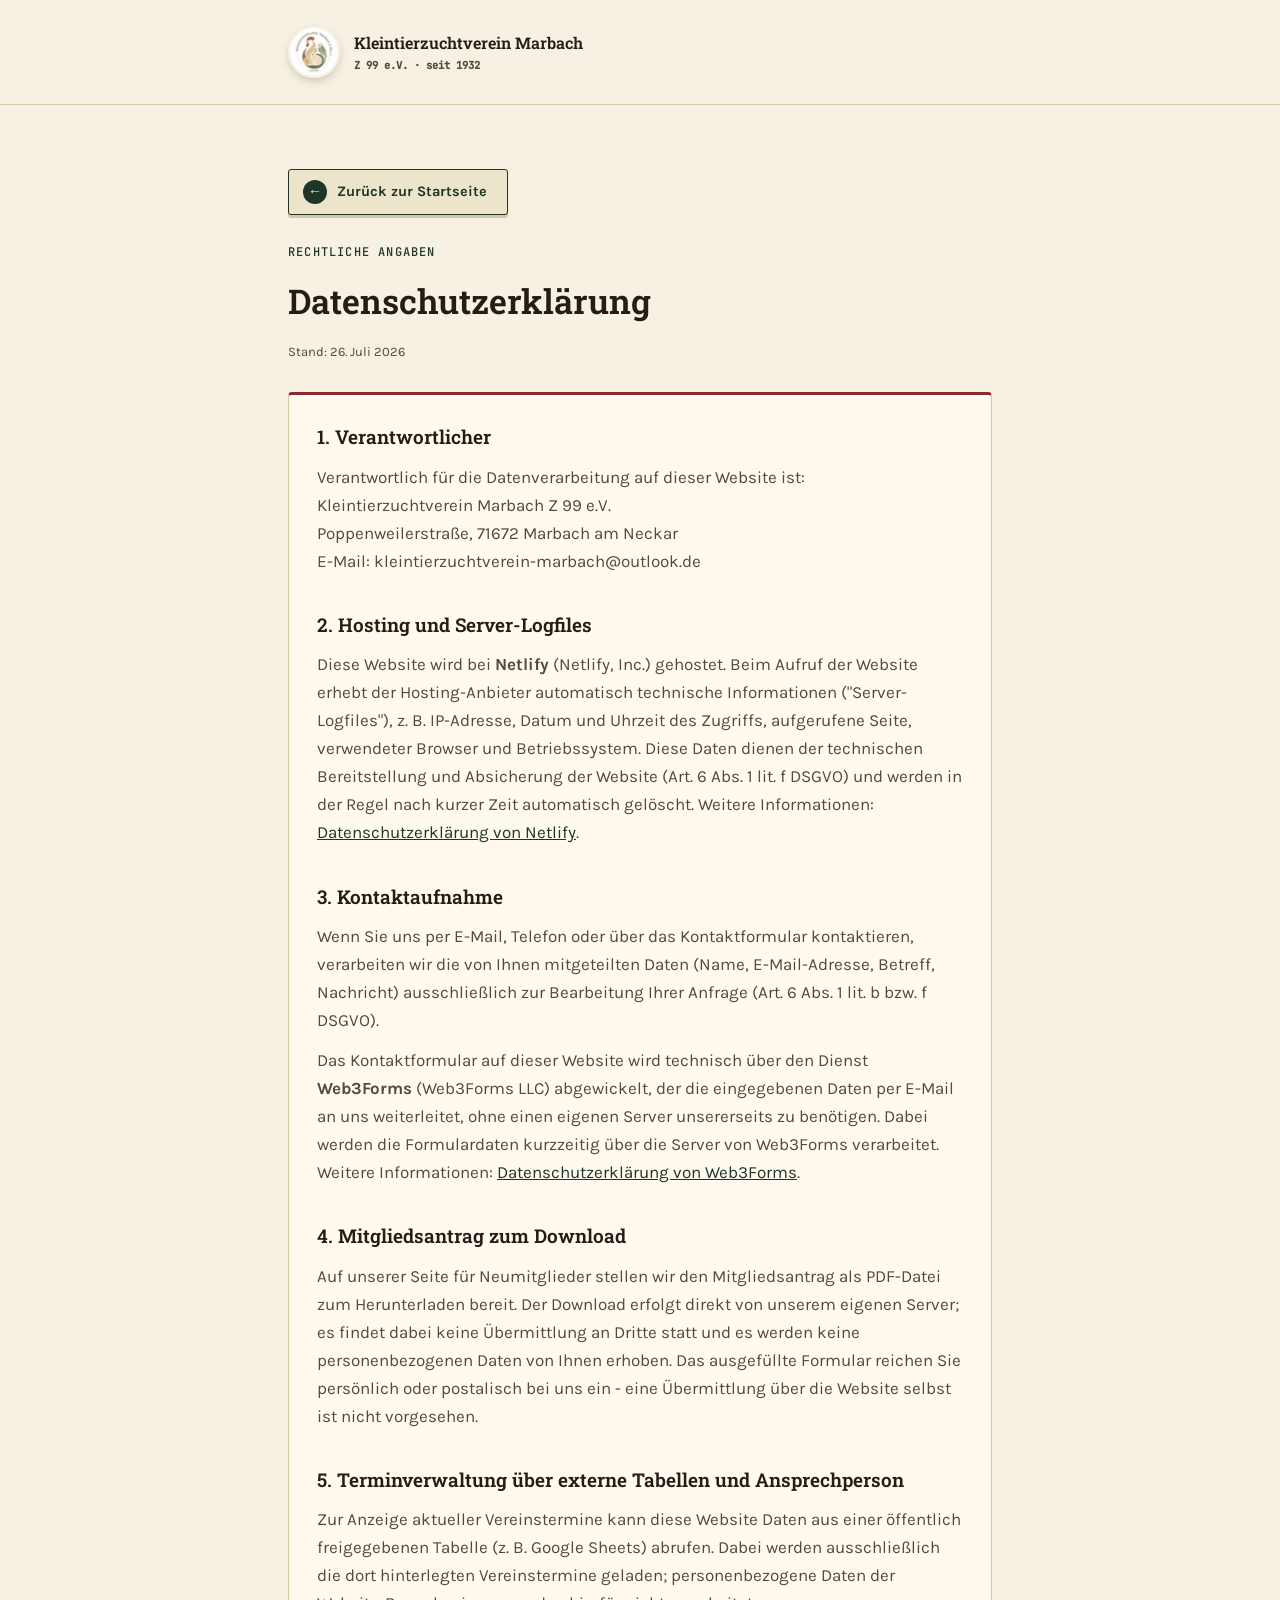
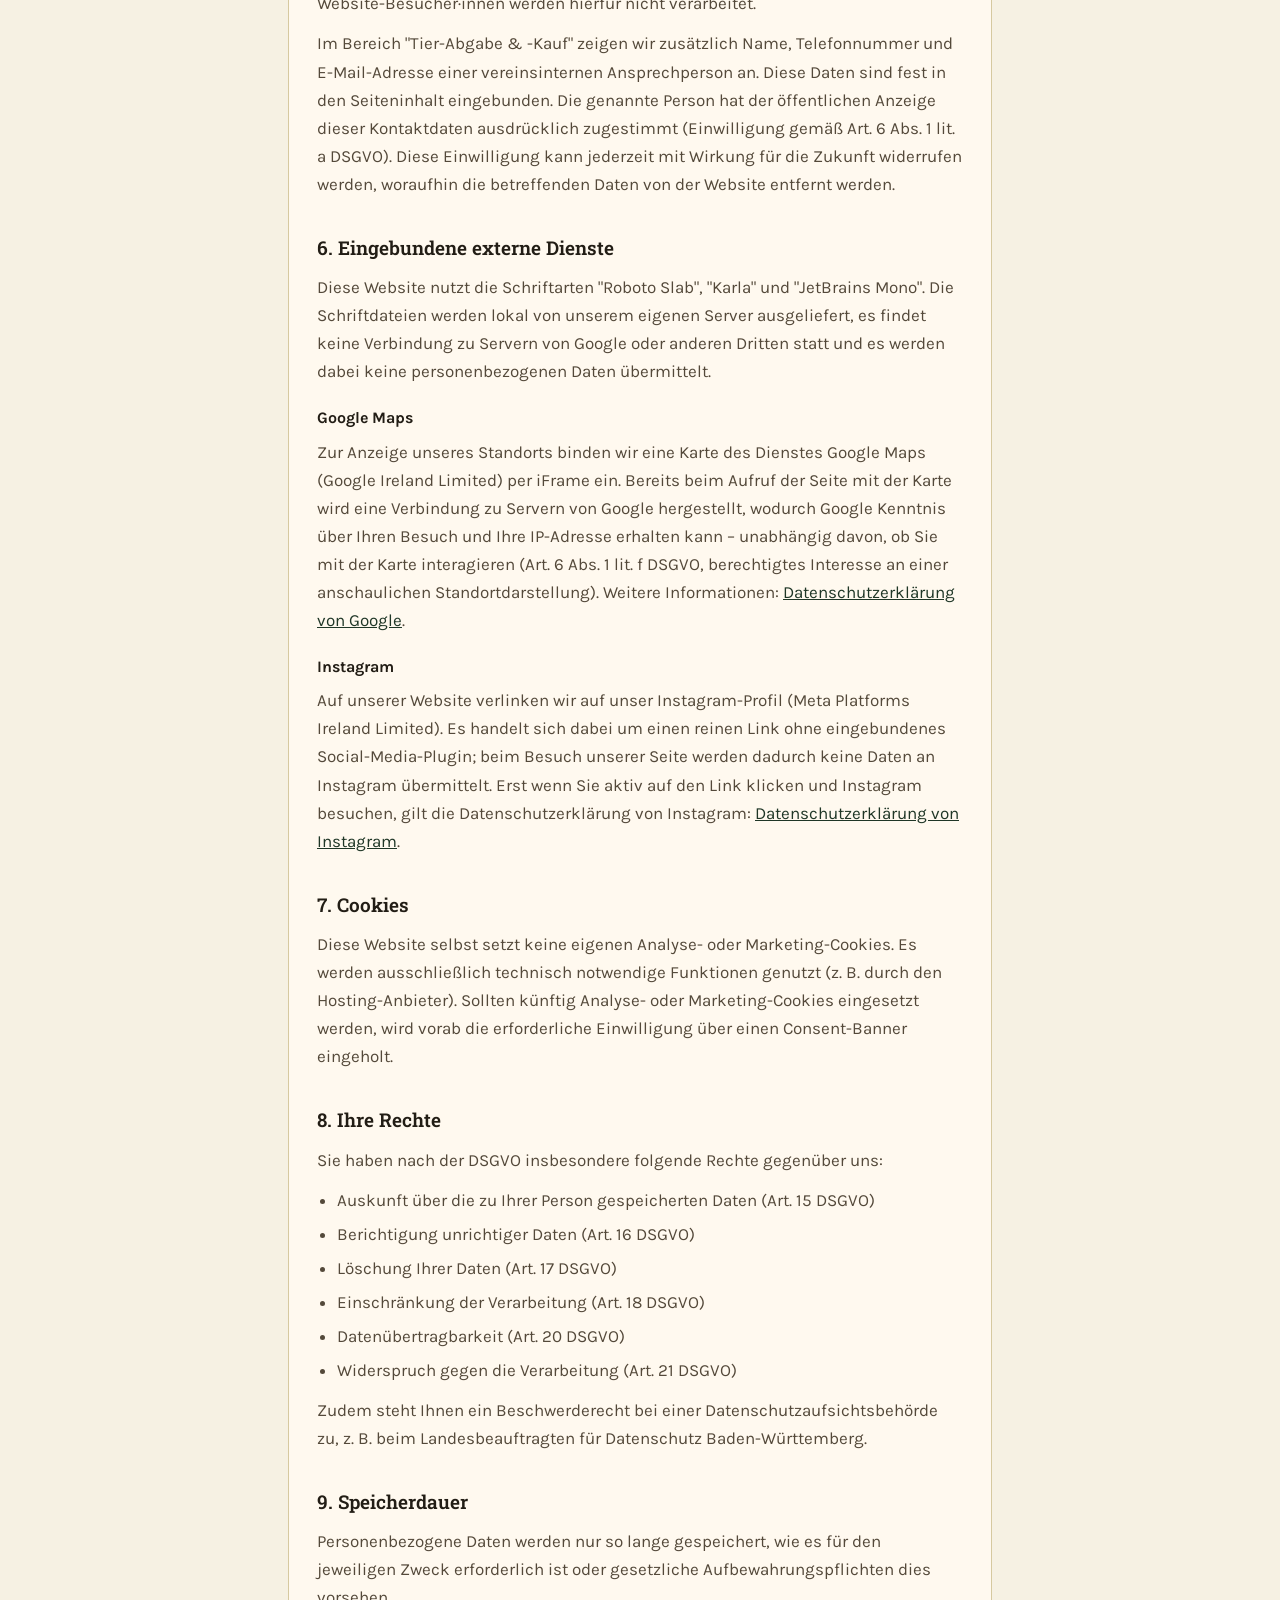
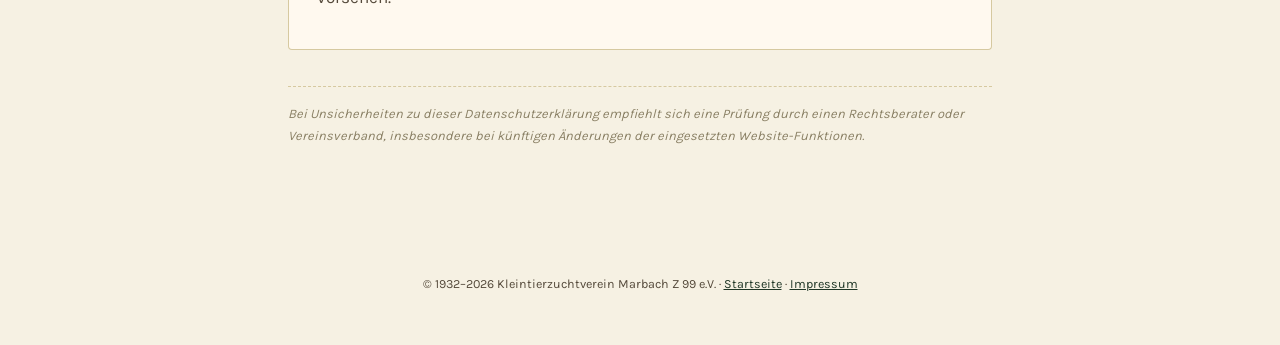
<file: datenschutz.html>
<!DOCTYPE html>
<html lang="de">
<head>
<meta charset="UTF-8">
<meta name="viewport" content="width=device-width, initial-scale=1.0">
<title>Datenschutzerklärung – Kleintierzuchtverein Marbach Z 99 e.V.</title>
<meta name="description" content="Datenschutzerklärung des Kleintierzuchtverein Marbach Z 99 e.V. – Infos zur Verarbeitung personenbezogener Daten beim Website-Besuch in Marbach am Neckar.">
<link rel="canonical" href="https://kleintierzuchtverein-marbach-am-neckar.de/datenschutz.html">
<meta name="robots" content="index, follow">
<link rel="icon" href="favicon.ico" sizes="any">
<link rel="icon" type="image/png" sizes="32x32" href="favicon-32x32.png">
<link rel="icon" type="image/png" sizes="16x16" href="favicon-16x16.png">
<link rel="apple-touch-icon" sizes="180x180" href="apple-touch-icon.png">
<link rel="preload" as="style" href="fonts.css" onload="this.onload=null;this.rel='stylesheet'">
<noscript><link rel="stylesheet" href="fonts.css"></noscript>
<style>
  html{overflow-x:clip; max-width:100vw; -webkit-tap-highlight-color:transparent;}
  a, button, .btn{ -webkit-tap-highlight-color:transparent; }
  :root{
    --cream:#F6F1E3; --cream-2:#EDE4CC; --ink:#221D15; --ink-soft:#54493A;
    --olive:#2E4A38; --olive-dark:#1F3626; --terracotta:#8A2A2E; --gold:#A9822E; --line:#D6C9A0;
  }
  *{box-sizing:border-box;}
  body{margin:0; background:var(--cream); color:var(--ink); font-family:'Karla',sans-serif; font-size:17px; line-height:1.65; overflow-x:clip; max-width:100vw;}
  .wrap{max-width:760px; margin:0 auto; padding:0 28px;}
  h1,h2{font-family:'Roboto Slab',serif; font-weight:600; color:var(--ink);}
  a{color:var(--olive-dark);}
  header{padding:26px 0; border-bottom:1px solid var(--line);}
  .brand{display:flex; align-items:center; gap:14px; text-decoration:none;}
  .brand img{width:52px; height:52px; border-radius:50%; border:2px solid var(--cream); box-shadow:0 4px 12px -4px rgba(59,51,36,.4);}
  .brand span{font-family:'Roboto Slab',serif; font-weight:600; font-size:16px; color:var(--ink);}
  .brand small{display:block; font-family:'JetBrains Mono','Karla',monospace; font-size:10.5px; color:var(--ink-soft);}
  main{padding:64px 0 90px;}
  .eyebrow{font-family:'JetBrains Mono','Karla',monospace; text-transform:uppercase; letter-spacing:.1em; color:var(--olive-dark); font-size:12px; margin-bottom:10px; display:block;}
  h1{font-size:34px; margin:0 0 12px;}
  h2{font-size:19px; margin:34px 0 10px;}
  p{margin:0 0 12px; color:var(--ink-soft);}
  ul{color:var(--ink-soft); margin:0 0 12px; padding-left:20px;}
  li{margin-bottom:6px;}
  .box{background:#fff9ef; border:1px solid var(--line); border-radius:4px; padding:26px 28px; margin-top:26px; border-top:3px solid var(--terracotta);}
  .note{font-size:13px; font-style:italic; color:#8a8065; margin-top:36px; border-top:1px dashed var(--line); padding-top:16px;}
  .placeholder{color:var(--terracotta); font-weight:600;}
  .back{display:inline-flex; align-items:center; gap:10px; font-size:14.5px; font-weight:700; text-decoration:none; color:var(--olive-dark); background:var(--cream-2); border:1.5px solid var(--olive-dark); border-radius:3px; padding:10px 20px 10px 14px; margin-bottom:28px; box-shadow:0 3px 0 0 var(--line); transition:background .2s ease, color .2s ease, box-shadow .2s ease, transform .2s ease;}
  .back .arr{display:inline-flex; align-items:center; justify-content:center; width:24px; height:24px; border-radius:50%; background:var(--olive-dark); color:var(--cream); font-size:14px; line-height:1; transition:transform .2s ease, background .2s ease, color .2s ease;}
  .back:hover{background:var(--olive-dark); color:var(--cream); box-shadow:0 3px 0 0 var(--gold); transform:translateY(-1px);}
  .back:hover .arr{background:var(--gold); color:var(--ink); transform:translateX(-3px);}
  .back:focus-visible{outline:2px solid var(--gold); outline-offset:3px;}
  @media (prefers-reduced-motion:reduce){ .back, .back .arr{transition:none;} .back:hover, .back:hover .arr{transform:none;} }
  .updated{font-size:13px; color:var(--ink-soft); margin-bottom:30px;}
  footer{padding:26px 0 50px; text-align:center; font-size:12.5px; color:var(--ink-soft);}
</style>
</head>
<body>

<header>
  <div class="wrap">
    <a href="index.html" class="brand">
      <img src="images/vereinslogo.png" width="220" height="220" loading="eager" decoding="async" alt="Logo Kleintierzuchtverein Marbach Z 99 e.V.">
      <span>Kleintierzuchtverein Marbach<small>Z 99 e.V. · seit 1932</small></span>
    </a>
  </div>
</header>

<main>
  <div class="wrap">
    <a href="index.html" class="back"><span class="arr" aria-hidden="true">←</span>Zurück zur Startseite</a>
    <p class="eyebrow">Rechtliche Angaben</p>
    <h1>Datenschutzerklärung</h1>
    <p class="updated">Stand: 26. Juli 2026</p>

    <div class="box">
      <h2 style="margin-top:0;">1. Verantwortlicher</h2>
      <p>Verantwortlich für die Datenverarbeitung auf dieser Website ist:<br>
      Kleintierzuchtverein Marbach Z 99 e.V.<br>
      Poppenweilerstraße, 71672 Marbach am Neckar<br>
      E-Mail: kleintierzuchtverein-marbach@outlook.de</p>

      <h2>2. Hosting und Server-Logfiles</h2>
      <p>Diese Website wird bei <strong>Netlify</strong> (Netlify, Inc.) gehostet. Beim Aufruf der Website erhebt der Hosting-Anbieter automatisch technische Informationen ("Server-Logfiles"), z. B. IP-Adresse, Datum und Uhrzeit des Zugriffs, aufgerufene Seite, verwendeter Browser und Betriebssystem. Diese Daten dienen der technischen Bereitstellung und Absicherung der Website (Art. 6 Abs. 1 lit. f DSGVO) und werden in der Regel nach kurzer Zeit automatisch gelöscht. Weitere Informationen: <a href="https://www.netlify.com/privacy/" target="_blank" rel="noopener">Datenschutzerklärung von Netlify</a>.</p>

      <h2>3. Kontaktaufnahme</h2>
      <p>Wenn Sie uns per E-Mail, Telefon oder über das Kontaktformular kontaktieren, verarbeiten wir die von Ihnen mitgeteilten Daten (Name, E-Mail-Adresse, Betreff, Nachricht) ausschließlich zur Bearbeitung Ihrer Anfrage (Art. 6 Abs. 1 lit. b bzw. f DSGVO).</p>
      <p>Das Kontaktformular auf dieser Website wird technisch über den Dienst <strong>Web3Forms</strong> (Web3Forms LLC) abgewickelt, der die eingegebenen Daten per E-Mail an uns weiterleitet, ohne einen eigenen Server unsererseits zu benötigen. Dabei werden die Formulardaten kurzzeitig über die Server von Web3Forms verarbeitet. Weitere Informationen: <a href="https://web3forms.com/privacy" target="_blank" rel="noopener">Datenschutzerklärung von Web3Forms</a>.</p>

      <h2>4. Mitgliedsantrag zum Download</h2>
      <p>Auf unserer Seite für Neumitglieder stellen wir den Mitgliedsantrag als PDF-Datei zum Herunterladen bereit. Der Download erfolgt direkt von unserem eigenen Server; es findet dabei keine Übermittlung an Dritte statt und es werden keine personenbezogenen Daten von Ihnen erhoben. Das ausgefüllte Formular reichen Sie persönlich oder postalisch bei uns ein - eine Übermittlung über die Website selbst ist nicht vorgesehen.</p>

      <h2>5. Terminverwaltung über externe Tabellen und Ansprechperson</h2>
      <p>Zur Anzeige aktueller Vereinstermine kann diese Website Daten aus einer öffentlich freigegebenen Tabelle (z. B. Google Sheets) abrufen. Dabei werden ausschließlich die dort hinterlegten Vereinstermine geladen; personenbezogene Daten der Website-Besucher·innen werden hierfür nicht verarbeitet.</p>
      <p>Im Bereich "Tier-Abgabe & -Kauf" zeigen wir zusätzlich Name, Telefonnummer und E-Mail-Adresse einer vereinsinternen Ansprechperson an. Diese Daten sind fest in den Seiteninhalt eingebunden. Die genannte Person hat der öffentlichen Anzeige dieser Kontaktdaten ausdrücklich zugestimmt (Einwilligung gemäß Art. 6 Abs. 1 lit. a DSGVO). Diese Einwilligung kann jederzeit mit Wirkung für die Zukunft widerrufen werden, woraufhin die betreffenden Daten von der Website entfernt werden.</p>

      <h2>6. Eingebundene externe Dienste</h2>
      <p>Diese Website nutzt die Schriftarten "Roboto Slab", "Karla" und "JetBrains Mono". Die Schriftdateien werden lokal von unserem eigenen Server ausgeliefert, es findet keine Verbindung zu Servern von Google oder anderen Dritten statt und es werden dabei keine personenbezogenen Daten übermittelt.</p>

      <h3 style="font-size:16px; margin:20px 0 6px;">Google Maps</h3>
      <p>Zur Anzeige unseres Standorts binden wir eine Karte des Dienstes Google Maps (Google Ireland Limited) per iFrame ein. Bereits beim Aufruf der Seite mit der Karte wird eine Verbindung zu Servern von Google hergestellt, wodurch Google Kenntnis über Ihren Besuch und Ihre IP-Adresse erhalten kann – unabhängig davon, ob Sie mit der Karte interagieren (Art. 6 Abs. 1 lit. f DSGVO, berechtigtes Interesse an einer anschaulichen Standortdarstellung). Weitere Informationen: <a href="https://policies.google.com/privacy" target="_blank" rel="noopener">Datenschutzerklärung von Google</a>.</p>

      <h3 style="font-size:16px; margin:20px 0 6px;">Instagram</h3>
      <p>Auf unserer Website verlinken wir auf unser Instagram-Profil (Meta Platforms Ireland Limited). Es handelt sich dabei um einen reinen Link ohne eingebundenes Social-Media-Plugin; beim Besuch unserer Seite werden dadurch keine Daten an Instagram übermittelt. Erst wenn Sie aktiv auf den Link klicken und Instagram besuchen, gilt die Datenschutzerklärung von Instagram: <a href="https://privacycenter.instagram.com/policy" target="_blank" rel="noopener">Datenschutzerklärung von Instagram</a>.</p>

      <h2>7. Cookies</h2>
      <p>Diese Website selbst setzt keine eigenen Analyse- oder Marketing-Cookies. Es werden ausschließlich technisch notwendige Funktionen genutzt (z. B. durch den Hosting-Anbieter). Sollten künftig Analyse- oder Marketing-Cookies eingesetzt werden, wird vorab die erforderliche Einwilligung über einen Consent-Banner eingeholt.</p>

      <h2>8. Ihre Rechte</h2>
      <p>Sie haben nach der DSGVO insbesondere folgende Rechte gegenüber uns:</p>
      <ul>
        <li>Auskunft über die zu Ihrer Person gespeicherten Daten (Art. 15 DSGVO)</li>
        <li>Berichtigung unrichtiger Daten (Art. 16 DSGVO)</li>
        <li>Löschung Ihrer Daten (Art. 17 DSGVO)</li>
        <li>Einschränkung der Verarbeitung (Art. 18 DSGVO)</li>
        <li>Datenübertragbarkeit (Art. 20 DSGVO)</li>
        <li>Widerspruch gegen die Verarbeitung (Art. 21 DSGVO)</li>
      </ul>
      <p>Zudem steht Ihnen ein Beschwerderecht bei einer Datenschutzaufsichtsbehörde zu, z. B. beim Landesbeauftragten für Datenschutz Baden-Württemberg.</p>

      <h2>9. Speicherdauer</h2>
      <p>Personenbezogene Daten werden nur so lange gespeichert, wie es für den jeweiligen Zweck erforderlich ist oder gesetzliche Aufbewahrungspflichten dies vorsehen.</p>
    </div>

    <p class="note">Bei Unsicherheiten zu dieser Datenschutzerklärung empfiehlt sich eine Prüfung durch einen Rechtsberater oder Vereinsverband, insbesondere bei künftigen Änderungen der eingesetzten Website-Funktionen.</p>
  </div>
</main>

<footer>© 1932–2026 Kleintierzuchtverein Marbach Z 99 e.V. · <a href="index.html">Startseite</a> · <a href="impressum.html">Impressum</a></footer>

</body>
</html>
</file>
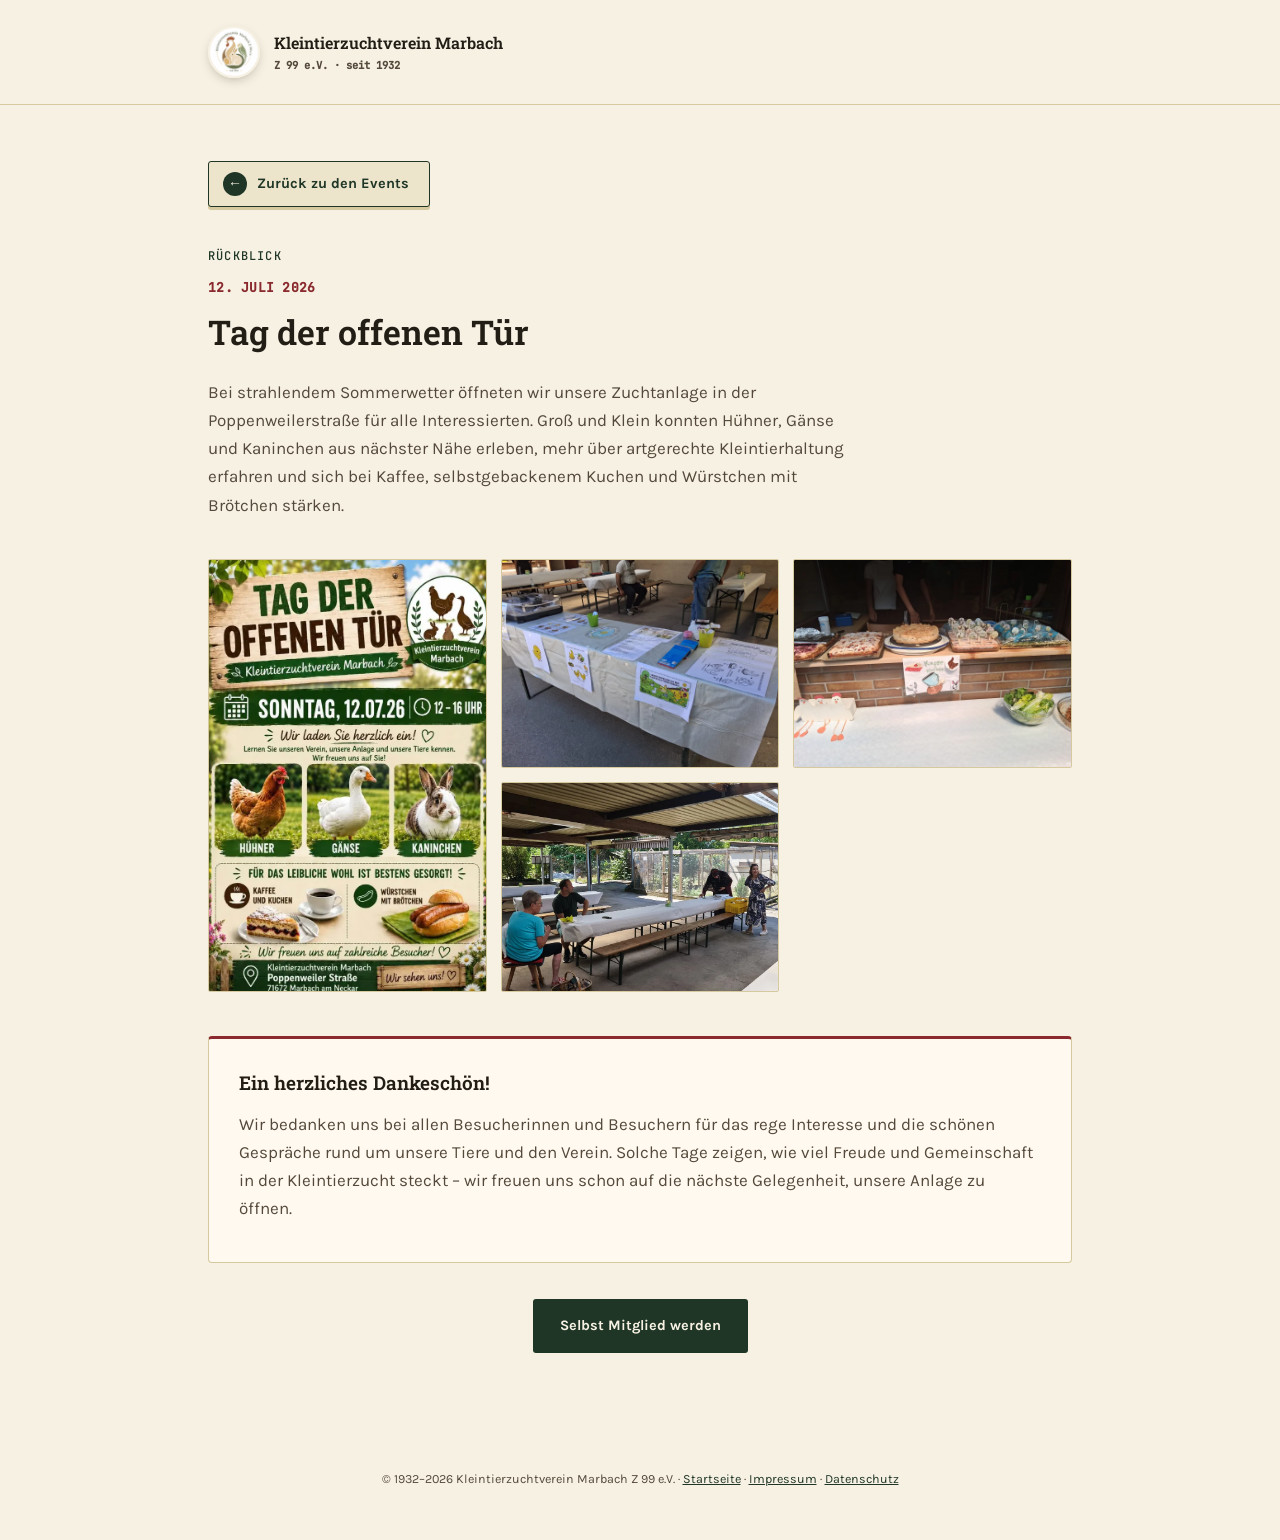
<file: event-tag-der-offenen-tuer.html>
<!DOCTYPE html>
<html lang="de">
<head>
<meta charset="UTF-8">
<meta name="viewport" content="width=device-width, initial-scale=1.0">
<title>Rückblick: Tag der offenen Tür – Kleintierzuchtverein Marbach Z 99 e.V.</title>
<meta name="description" content="Rückblick auf den Tag der offenen Tür am 12. Juli 2026 beim Kleintierzuchtverein Marbach Z 99 e.V. – Bilder und Eindrücke von unserer Zuchtanlage.">
<link rel="canonical" href="https://kleintierzuchtverein-marbach-am-neckar.de/event-tag-der-offenen-tuer.html">
<meta name="robots" content="index, follow">
<link rel="icon" href="favicon.ico" sizes="any">
<link rel="icon" type="image/png" sizes="32x32" href="favicon-32x32.png">
<link rel="icon" type="image/png" sizes="16x16" href="favicon-16x16.png">
<link rel="apple-touch-icon" sizes="180x180" href="apple-touch-icon.png">
<link rel="preload" as="style" href="fonts.css" onload="this.onload=null;this.rel='stylesheet'">
<noscript><link rel="stylesheet" href="fonts.css"></noscript>
<style>
  html{overflow-x:clip; max-width:100vw; -webkit-tap-highlight-color:transparent;}
  a, button, .btn{ -webkit-tap-highlight-color:transparent; }
  :root{
    --cream:#F6F1E3; --cream-2:#EDE4CC; --ink:#221D15; --ink-soft:#54493A;
    --olive:#2E4A38; --olive-dark:#1F3626; --terracotta:#8A2A2E; --gold:#A9822E; --line:#D6C9A0;
  }
  *{box-sizing:border-box;}
  body{margin:0; background:var(--cream); color:var(--ink); font-family:'Karla',sans-serif; font-size:17px; line-height:1.65; overflow-x:clip; max-width:100vw;}
  .wrap{max-width:920px; margin:0 auto; padding:0 28px;}
  h1,h2{font-family:'Roboto Slab',serif; font-weight:600; color:var(--ink);}
  a{color:var(--olive-dark);}
  header{padding:26px 0; border-bottom:1px solid var(--line);}
  .brand{display:flex; align-items:center; gap:14px; text-decoration:none;}
  .brand img{width:52px; height:52px; border-radius:50%; border:2px solid var(--cream); box-shadow:0 4px 12px -4px rgba(59,51,36,.4);}
  .brand span{font-family:'Roboto Slab',serif; font-weight:600; font-size:16px; color:var(--ink);}
  .brand small{display:block; font-family:'JetBrains Mono','Karla',monospace; font-size:10.5px; color:var(--ink-soft);}
  main{padding:56px 0 90px;}
  .eyebrow{font-family:'JetBrains Mono','Karla',monospace; text-transform:uppercase; letter-spacing:.1em; color:var(--olive-dark); font-size:12px; margin-bottom:10px; display:block;}
  .event-date{font-size:13px; font-weight:700; font-family:'JetBrains Mono',monospace; letter-spacing:.02em; text-transform:uppercase; color:var(--terracotta); margin:0 0 6px;}
  h1{font-size:34px; margin:0 0 18px;}
  .lead{font-size:17px; color:var(--ink-soft); max-width:64ch; margin:0 0 40px;}
  .back{display:inline-flex; align-items:center; gap:10px; font-size:14.5px; font-weight:700; text-decoration:none; color:var(--olive-dark); background:var(--cream-2); border:1.5px solid var(--olive-dark); border-radius:3px; padding:10px 20px 10px 14px; margin-bottom:28px; box-shadow:0 3px 0 0 var(--line); transition:background .2s ease, color .2s ease, box-shadow .2s ease, transform .2s ease;}
  .back .arr{display:inline-flex; align-items:center; justify-content:center; width:24px; height:24px; border-radius:50%; background:var(--olive-dark); color:var(--cream); font-size:14px; line-height:1; transition:transform .2s ease, background .2s ease, color .2s ease;}
  .back:hover{background:var(--olive-dark); color:var(--cream); box-shadow:0 3px 0 0 var(--gold); transform:translateY(-1px);}
  .back:hover .arr{background:var(--gold); color:var(--ink); transform:translateX(-3px);}
  .back:focus-visible{outline:2px solid var(--gold); outline-offset:3px;}
  @media (prefers-reduced-motion:reduce){ .back, .back .arr{transition:none;} .back:hover, .back:hover .arr{transform:none;} }
  .gallery{
    display:grid; grid-template-columns:repeat(3,1fr); gap:14px; margin-bottom:44px;
  }
  .gallery a{grid-column:span 1; border-radius:2px; overflow:hidden; display:block; border:1px solid var(--line);}
  .gallery img{width:100%; height:100%; object-fit:cover; display:block; aspect-ratio:4/3; transition:transform .4s ease;}
  .gallery a:hover img{transform:scale(1.04);}
  .gallery .flyer-item{grid-row:span 2; grid-column:span 1;}
  .gallery .flyer-item img{aspect-ratio:auto; height:100%;}
  .box{background:#fff9ef; border:1px solid var(--line); border-radius:4px; padding:28px 30px; margin-bottom:36px; border-top:3px solid var(--terracotta);}
  .box h2{font-size:19px; margin:0 0 12px;}
  .box p{margin:0 0 12px; color:var(--ink-soft);}
  .cta{text-align:center;}
  .btn{
    display:inline-flex; align-items:center; gap:8px; text-decoration:none;
    background:var(--olive-dark); color:var(--cream); font-weight:700; font-size:14.5px;
    padding:14px 26px; border-radius:3px; border:1.5px solid transparent; transition:transform .2s ease, background .2s ease, box-shadow .2s ease;
  }
  .btn:hover{background:var(--ink); box-shadow:0 3px 0 0 var(--gold); transform:translateY(-1px);}
  footer{padding:26px 0 50px; text-align:center; font-size:12.5px; color:var(--ink-soft);}
  @media (max-width:700px){
    .gallery{grid-template-columns:repeat(2,1fr);}
    .gallery .flyer-item{grid-row:span 2;}
    h1{font-size:27px;}
  }
  @media (max-width:460px){
    .gallery{grid-template-columns:1fr;}
    .gallery .flyer-item{grid-row:auto;}
  }
</style>
</head>
<body>

<header>
  <div class="wrap">
    <a href="index.html" class="brand">
      <img src="images/vereinslogo.png" width="220" height="220" loading="eager" decoding="async" alt="Logo Kleintierzuchtverein Marbach Z 99 e.V.">
      <span>Kleintierzuchtverein Marbach<small>Z 99 e.V. · seit 1932</small></span>
    </a>
  </div>
</header>

<main>
  <div class="wrap">
    <a href="index.html#events" class="back"><span class="arr" aria-hidden="true">←</span>Zurück zu den Events</a>
    <p class="eyebrow">Rückblick</p>
    <p class="event-date">12. Juli 2026</p>
    <h1>Tag der offenen Tür</h1>
    <p class="lead">Bei strahlendem Sommerwetter öffneten wir unsere Zuchtanlage in der Poppenweilerstraße für alle Interessierten. Groß und Klein konnten Hühner, Gänse und Kaninchen aus nächster Nähe erleben, mehr über artgerechte Kleintierhaltung erfahren und sich bei Kaffee, selbstgebackenem Kuchen und Würstchen mit Brötchen stärken.</p>

    <div class="gallery">
      <a href="images/event-flyer.webp" target="_blank" rel="noopener" class="flyer-item">
        <img src="images/event-flyer.webp" width="700" height="1043" loading="eager" decoding="async" alt="Flyer zum Tag der offenen Tür">
      </a>
      <a href="images/event-tag1.webp" target="_blank" rel="noopener">
        <img src="images/event-tag1.webp" width="1200" height="900" loading="lazy" decoding="async" alt="Informationsstand mit Material zur Kükenaufzucht">
      </a>
      <a href="images/event-tag2.webp" target="_blank" rel="noopener">
        <img src="images/event-tag2.webp" width="1200" height="900" loading="lazy" decoding="async" alt="Kuchenbuffet beim Tag der offenen Tür">
      </a>
      <a href="images/event-tag3.webp" target="_blank" rel="noopener">
        <img src="images/event-tag3.webp" width="1200" height="675" loading="lazy" decoding="async" alt="Vorbereitungen der Sitzgelegenheiten auf der Zuchtanlage">
      </a>
    </div>

    <div class="box">
      <h2>Ein herzliches Dankeschön!</h2>
      <p>Wir bedanken uns bei allen Besucherinnen und Besuchern für das rege Interesse und die schönen Gespräche rund um unsere Tiere und den Verein. Solche Tage zeigen, wie viel Freude und Gemeinschaft in der Kleintierzucht steckt – wir freuen uns schon auf die nächste Gelegenheit, unsere Anlage zu öffnen.</p>
    </div>

    <div class="cta">
      <a href="landingpage.html" class="btn">Selbst Mitglied werden</a>
    </div>
  </div>
</main>

<footer>© 1932–2026 Kleintierzuchtverein Marbach Z 99 e.V. · <a href="index.html">Startseite</a> · <a href="impressum.html">Impressum</a> · <a href="datenschutz.html">Datenschutz</a></footer>

</body>
</html>
</file>
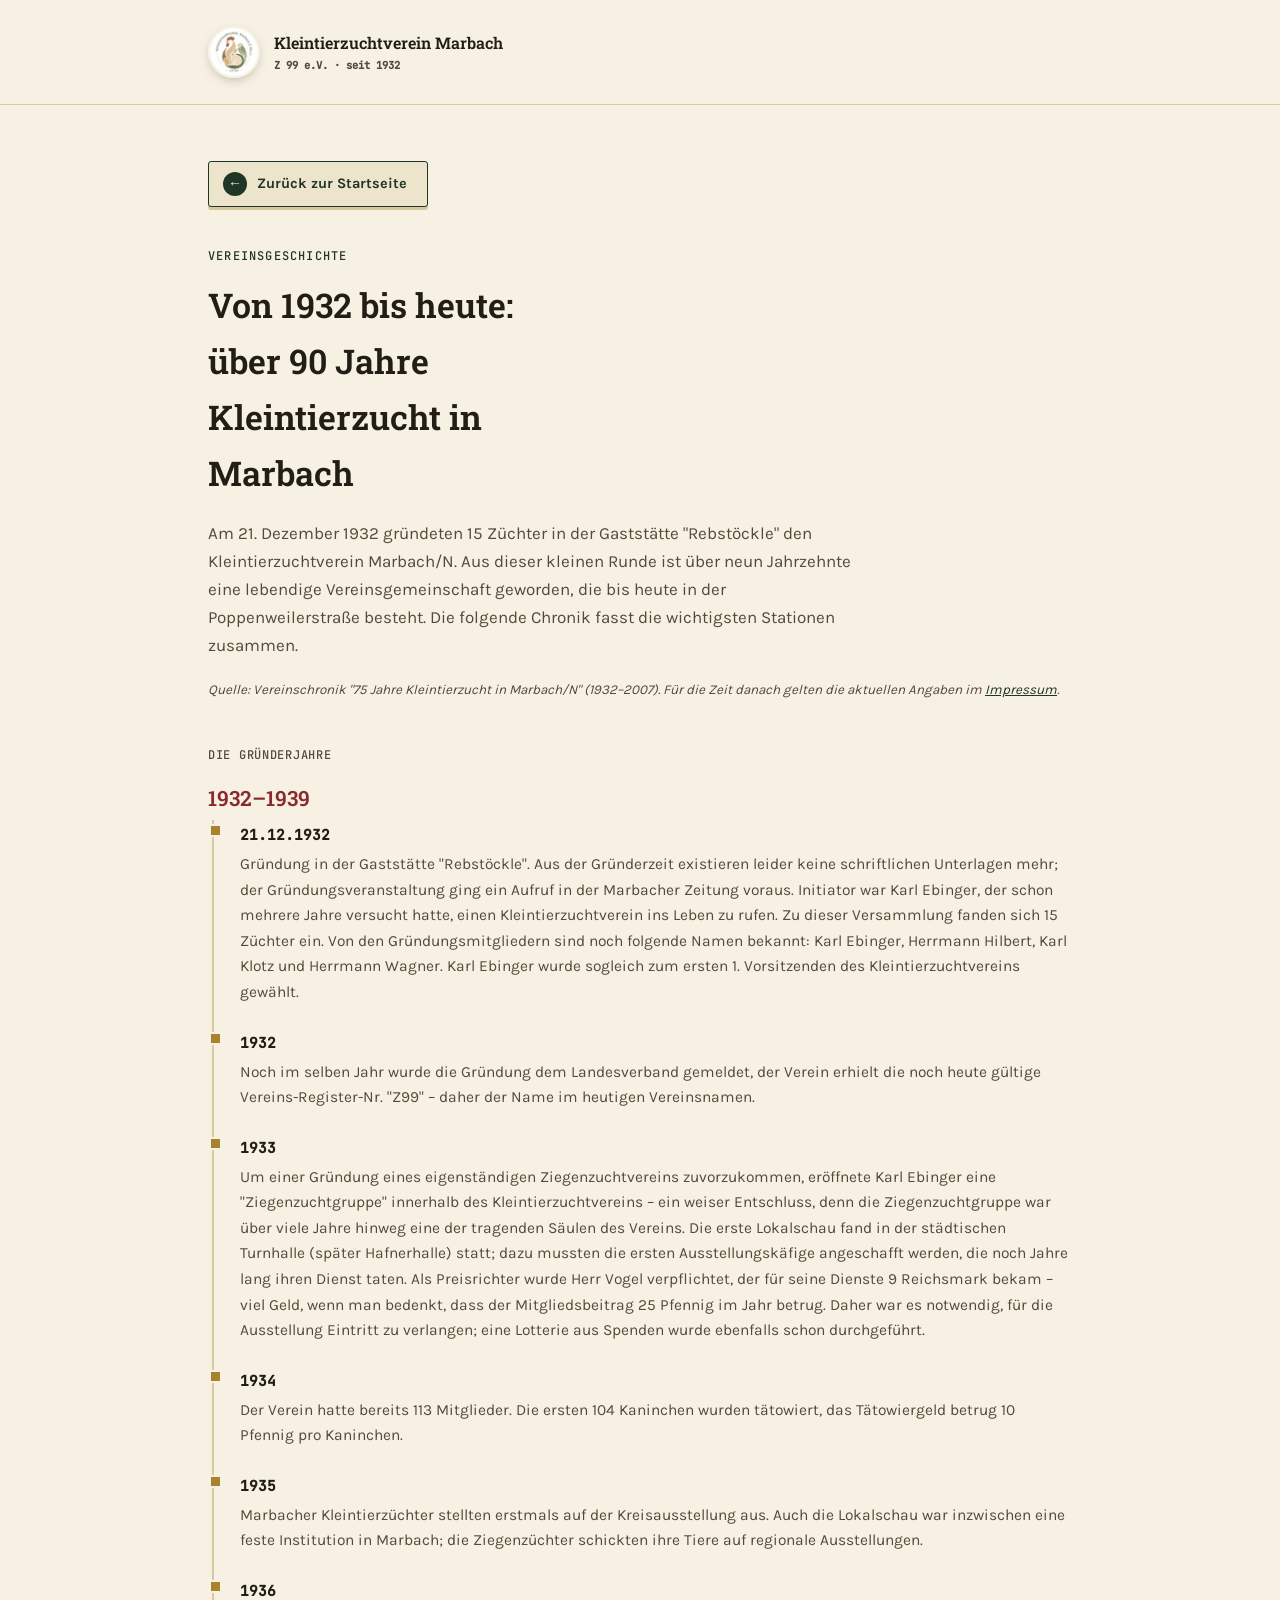
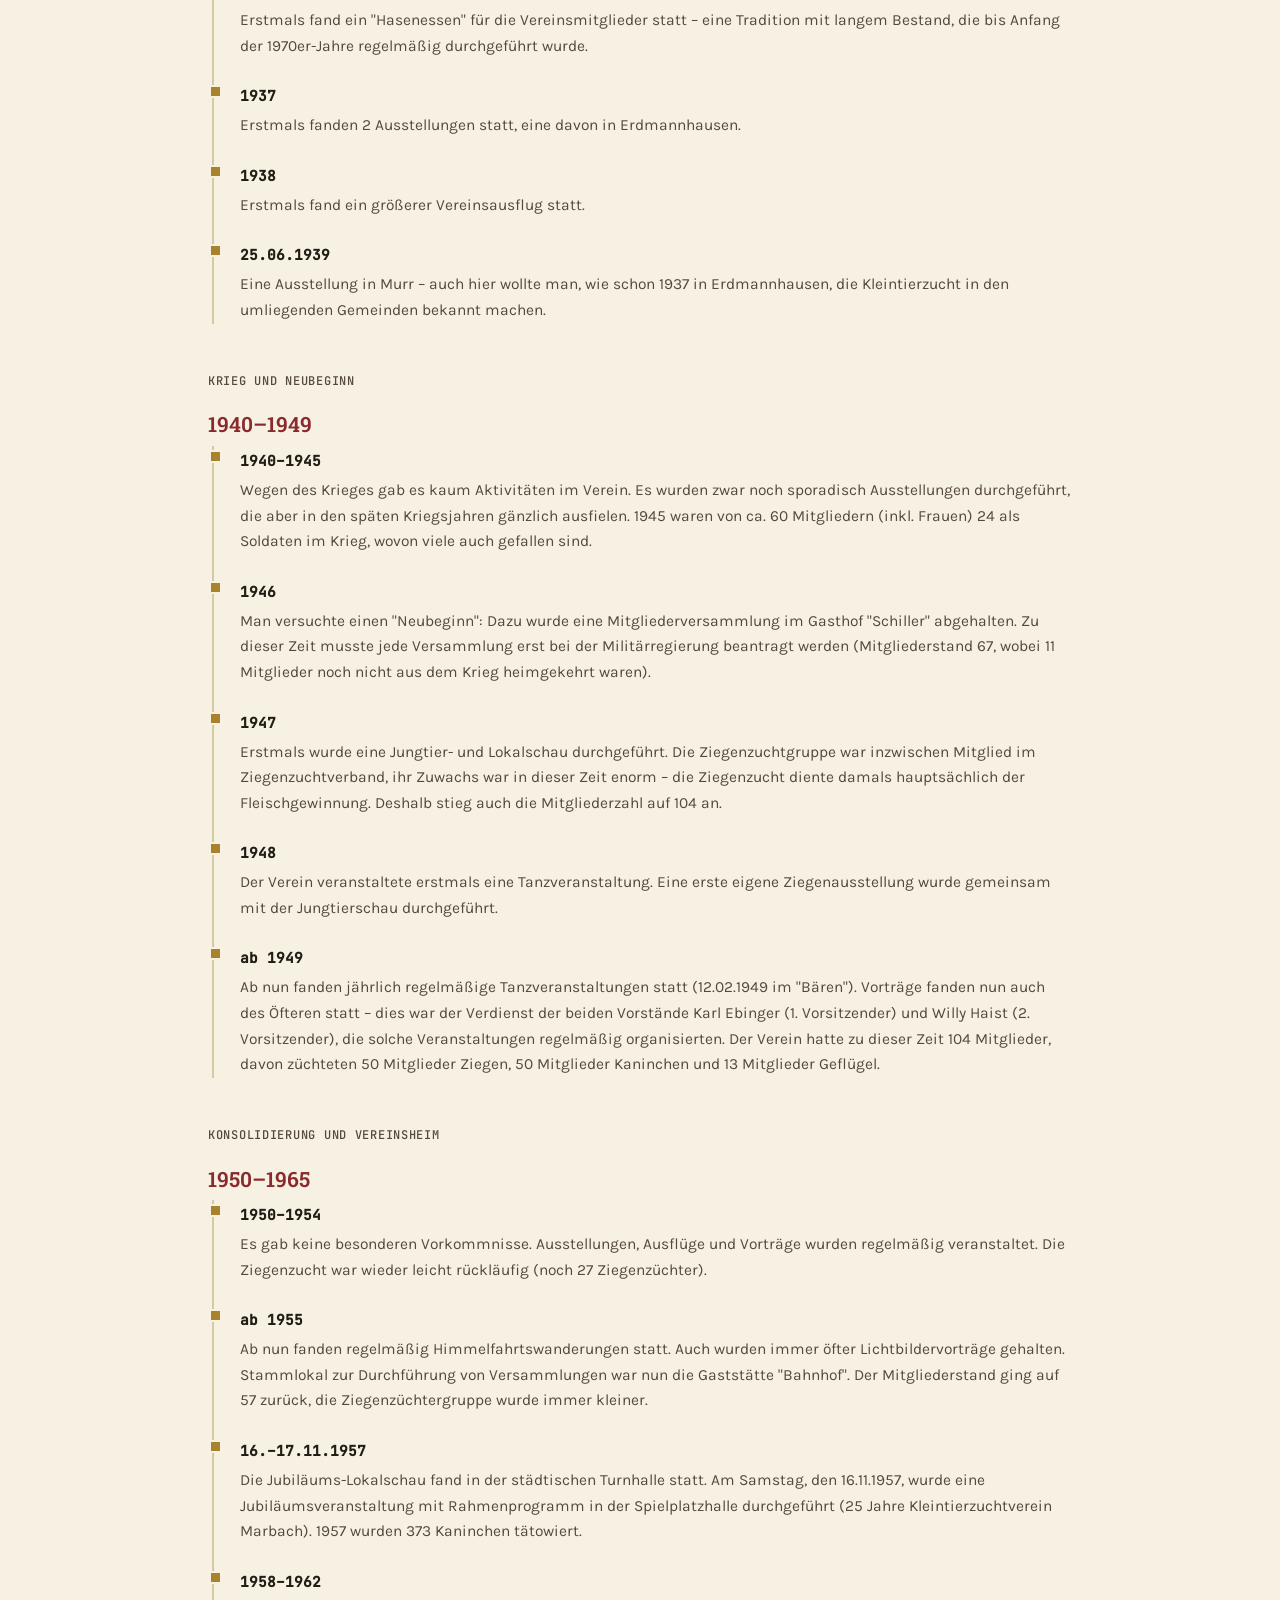
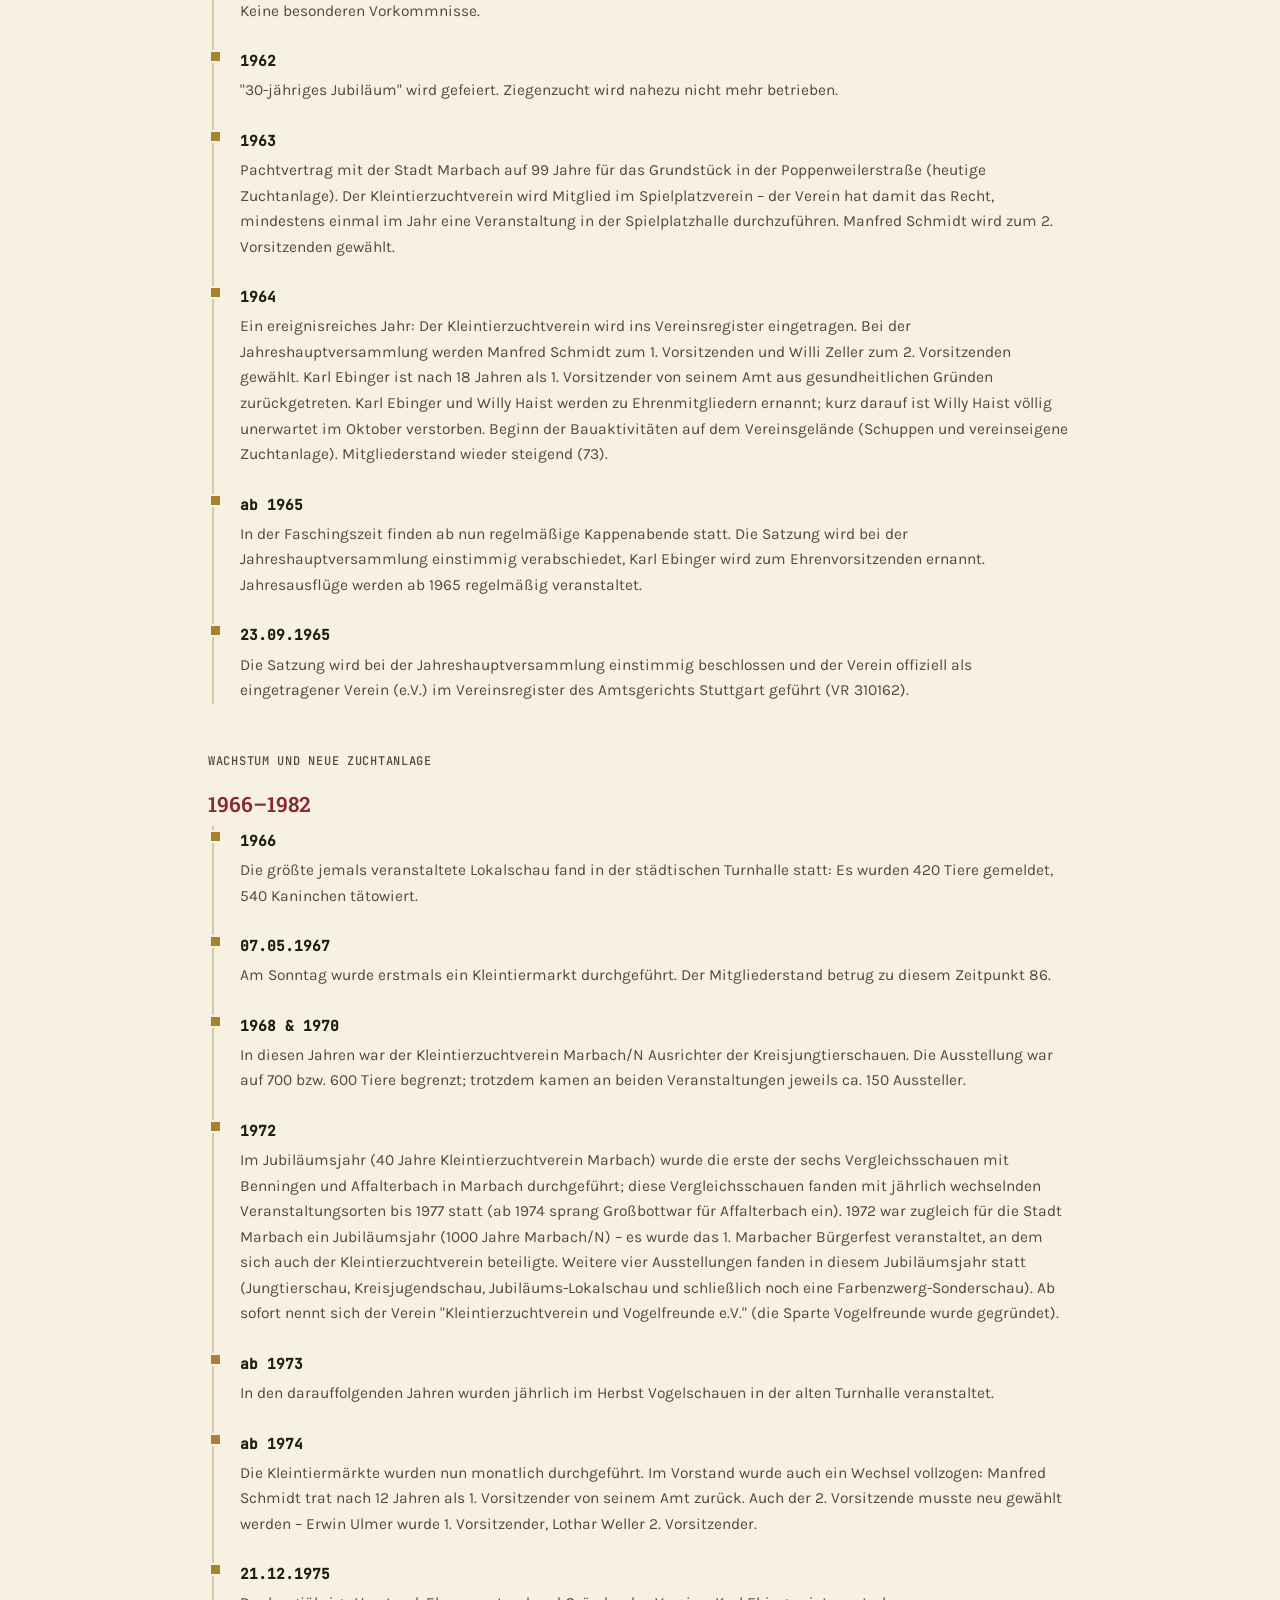
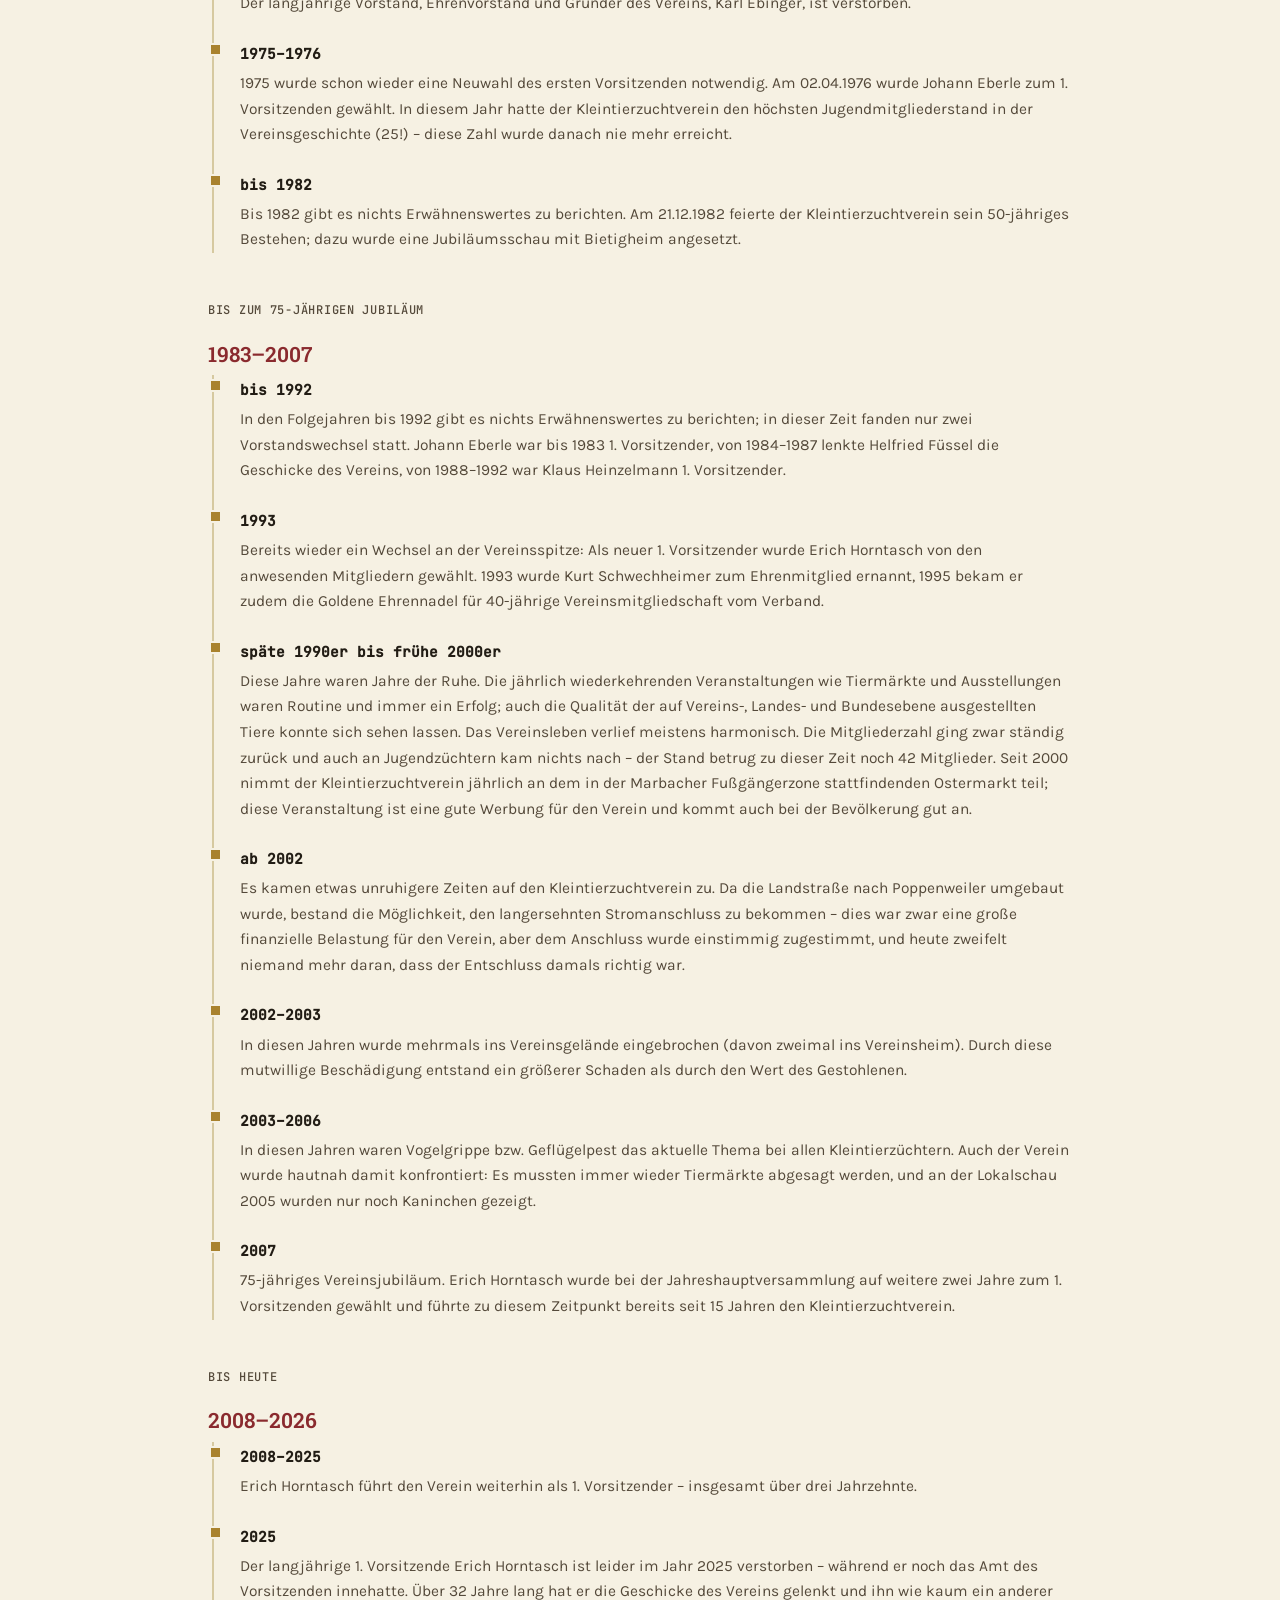
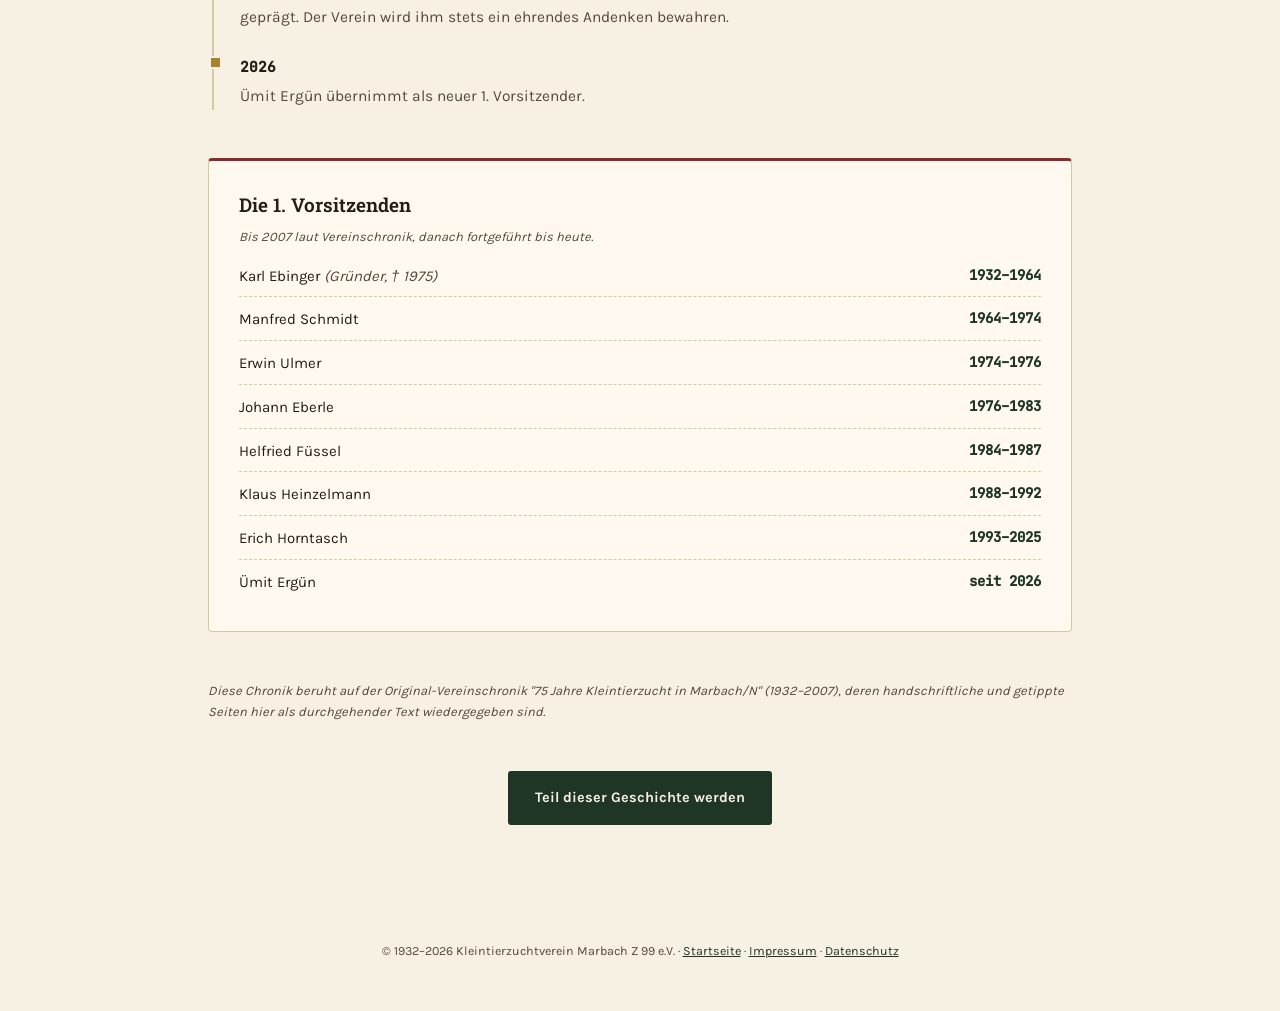
<file: geschichte.html>
<!DOCTYPE html>
<html lang="de">
<head>
<meta charset="UTF-8">
<meta name="viewport" content="width=device-width, initial-scale=1.0">
<title>Vereinsgeschichte seit 1932 – Kleintierzuchtverein Marbach Z 99 e.V.</title>
<meta name="description" content="Die Geschichte des Kleintierzuchtverein Marbach Z 99 e.V. von der Gründung 1932 bis heute – Chronik, Meilensteine und Vorsitzende aus über 90 Jahren.">
<link rel="canonical" href="https://kleintierzuchtverein-marbach-am-neckar.de/geschichte.html">
<meta name="robots" content="index, follow">
<link rel="icon" href="favicon.ico" sizes="any">
<link rel="icon" type="image/png" sizes="32x32" href="favicon-32x32.png">
<link rel="icon" type="image/png" sizes="16x16" href="favicon-16x16.png">
<link rel="apple-touch-icon" sizes="180x180" href="apple-touch-icon.png">
<link rel="preload" as="style" href="fonts.css" onload="this.onload=null;this.rel='stylesheet'">
<noscript><link rel="stylesheet" href="fonts.css"></noscript>
<script type="application/ld+json">
{
  "@context": "https://schema.org",
  "@type": "Article",
  "headline": "Vereinsgeschichte des Kleintierzuchtverein Marbach Z 99 e.V.",
  "description": "Chronik des Kleintierzuchtverein Marbach Z 99 e.V. von der Gründung 1932 bis zum 75-jährigen Jubiläum 2007.",
  "author": {"@type": "Organization", "name": "Kleintierzuchtverein Marbach Z 99 e.V."},
  "publisher": {"@type": "Organization", "name": "Kleintierzuchtverein Marbach Z 99 e.V."},
  "mainEntityOfPage": "https://kleintierzuchtverein-marbach-am-neckar.de/geschichte.html"
}
</script>
<style>
  html{overflow-x:clip; max-width:100vw; -webkit-tap-highlight-color:transparent;}
  a, button, .btn{ -webkit-tap-highlight-color:transparent; }
  :root{
    --cream:#F6F1E3; --cream-2:#EDE4CC; --ink:#221D15; --ink-soft:#54493A;
    --olive:#2E4A38; --olive-dark:#1F3626; --terracotta:#8A2A2E; --gold:#A9822E; --line:#D6C9A0;
  }
  *{box-sizing:border-box;}
  body{margin:0; background:var(--cream); color:var(--ink); font-family:'Karla',sans-serif; font-size:17px; line-height:1.65; overflow-x:clip; max-width:100vw;}
  .wrap{max-width:920px; margin:0 auto; padding:0 28px;}
  h1,h2,h3{font-family:'Roboto Slab',serif; font-weight:600; color:var(--ink); margin:0;}
  a{color:var(--olive-dark);}
  header{padding:26px 0; border-bottom:1px solid var(--line);}
  .brand{display:flex; align-items:center; gap:14px; text-decoration:none;}
  .brand img{width:52px; height:52px; border-radius:50%; border:2px solid var(--cream); box-shadow:0 4px 12px -4px rgba(59,51,36,.4);}
  .brand span{font-family:'Roboto Slab',serif; font-weight:600; font-size:16px; color:var(--ink);}
  .brand small{display:block; font-family:'JetBrains Mono','Karla',monospace; font-size:10.5px; color:var(--ink-soft);}
  main{padding:56px 0 90px;}
  .eyebrow{font-family:'JetBrains Mono','Karla',monospace; text-transform:uppercase; letter-spacing:.1em; color:var(--olive-dark); font-size:12px; margin-bottom:10px; display:block;}
  h1{font-size:34px; margin:0 0 18px; max-width:18ch;}
  .lead{font-size:17px; color:var(--ink-soft); max-width:66ch; margin:0 0 20px;}
  .source-note{font-size:13.5px; color:var(--ink-soft); font-style:italic; margin:0 0 44px;}
  .back{display:inline-flex; align-items:center; gap:10px; font-size:14.5px; font-weight:700; text-decoration:none; color:var(--olive-dark); background:var(--cream-2); border:1.5px solid var(--olive-dark); border-radius:3px; padding:10px 20px 10px 14px; margin-bottom:28px; box-shadow:0 3px 0 0 var(--line); transition:background .2s ease, color .2s ease, box-shadow .2s ease, transform .2s ease;}
  .back .arr{display:inline-flex; align-items:center; justify-content:center; width:24px; height:24px; border-radius:50%; background:var(--olive-dark); color:var(--cream); font-size:14px; line-height:1; transition:transform .2s ease, background .2s ease, color .2s ease;}
  .back:hover{background:var(--olive-dark); color:var(--cream); box-shadow:0 3px 0 0 var(--gold); transform:translateY(-1px);}
  .back:hover .arr{background:var(--gold); color:var(--ink); transform:translateX(-3px);}
  .back:focus-visible{outline:2px solid var(--gold); outline-offset:3px;}
  @media (prefers-reduced-motion:reduce){ .back, .back .arr{transition:none;} .back:hover, .back:hover .arr{transform:none;} }

  .era{margin:0 0 48px;}
  .era h2{font-size:21px; color:var(--terracotta); margin-bottom:4px;}
  .era .era-range{font-family:'JetBrains Mono',monospace; font-size:12px; color:var(--ink-soft); text-transform:uppercase; letter-spacing:.06em; font-weight:500; margin-bottom:16px; display:block;}
  .timeline{list-style:none; margin:0; padding:0; border-left:2px solid var(--line); margin-left:4px;}
  .timeline li{position:relative; padding:0 0 22px 26px;}
  .timeline li::before{content:""; position:absolute; left:-5px; top:4px; width:9px; height:9px; background:var(--gold); border:2px solid var(--cream);}
  .timeline li:last-child{padding-bottom:0;}
  .timeline .y{font-weight:700; color:var(--ink); font-family:'JetBrains Mono',monospace; font-size:14.5px;}
  .timeline p{margin:4px 0 0; color:var(--ink-soft); font-size:15.5px;}

  .box{background:#fff9ef; border:1px solid var(--line); border-radius:4px; padding:28px 30px; margin-bottom:48px; border-top:3px solid var(--terracotta);}
  .box h2{font-size:19px; margin:0 0 6px;}
  .box .box-note{font-size:13px; color:var(--ink-soft); font-style:italic; margin:0 0 16px;}
  .chair-list{list-style:none; margin:0; padding:0; display:grid; gap:10px;}
  .chair-list li{display:flex; justify-content:space-between; gap:16px; font-size:15px; border-bottom:1px dashed var(--line); padding-bottom:8px;}
  .chair-list li:last-child{border-bottom:none;}
  .chair-list .years{font-weight:700; font-family:'JetBrains Mono',monospace; font-size:14px; color:var(--olive-dark); white-space:nowrap;}

  .gallery-caption{font-size:13px; color:var(--ink-soft); font-style:italic; margin:0 0 50px;}

  .cta{text-align:center;}
  .btn{
    display:inline-flex; align-items:center; gap:8px; text-decoration:none;
    background:var(--olive-dark); color:var(--cream); font-weight:700; font-size:14.5px;
    padding:14px 26px; border-radius:3px; border:1.5px solid transparent; transition:transform .2s ease, background .2s ease, box-shadow .2s ease;
  }
  .btn:hover{background:var(--ink); box-shadow:0 3px 0 0 var(--gold); transform:translateY(-1px);}
  footer{padding:26px 0 50px; text-align:center; font-size:12.5px; color:var(--ink-soft);}
  @media (max-width:700px){
    h1{font-size:27px;}
  }
  @media (max-width:460px){
    .chair-list li{flex-direction:column; gap:2px;}
  }
</style>
</head>
<body>

<header>
  <div class="wrap">
    <a href="index.html" class="brand">
      <img src="images/vereinslogo.png" width="220" height="220" loading="eager" decoding="async" alt="Logo Kleintierzuchtverein Marbach Z 99 e.V.">
      <span>Kleintierzuchtverein Marbach<small>Z 99 e.V. · seit 1932</small></span>
    </a>
  </div>
</header>

<main>
  <div class="wrap">
    <a href="index.html#geschichte" class="back"><span class="arr" aria-hidden="true">←</span>Zurück zur Startseite</a>
    <p class="eyebrow">Vereinsgeschichte</p>
    <h1>Von 1932 bis heute: über 90 Jahre Kleintierzucht in Marbach</h1>
    <p class="lead">Am 21. Dezember 1932 gründeten 15 Züchter in der Gaststätte "Rebstöckle" den Kleintierzuchtverein Marbach/N. Aus dieser kleinen Runde ist über neun Jahrzehnte eine lebendige Vereinsgemeinschaft geworden, die bis heute in der Poppenweilerstraße besteht. Die folgende Chronik fasst die wichtigsten Stationen zusammen.</p>
    <p class="source-note">Quelle: Vereinschronik "75 Jahre Kleintierzucht in Marbach/N" (1932–2007). Für die Zeit danach gelten die aktuellen Angaben im <a href="impressum.html">Impressum</a>.</p>

    <div class="era">
      <span class="era-range">Die Gründerjahre</span>
      <h2>1932–1939</h2>
      <ul class="timeline">
        <li><span class="y">21.12.1932</span><p>Gründung in der Gaststätte "Rebstöckle". Aus der Gründerzeit existieren leider keine schriftlichen Unterlagen mehr; der Gründungsveranstaltung ging ein Aufruf in der Marbacher Zeitung voraus. Initiator war Karl Ebinger, der schon mehrere Jahre versucht hatte, einen Kleintierzuchtverein ins Leben zu rufen. Zu dieser Versammlung fanden sich 15 Züchter ein. Von den Gründungsmitgliedern sind noch folgende Namen bekannt: Karl Ebinger, Herrmann Hilbert, Karl Klotz und Herrmann Wagner. Karl Ebinger wurde sogleich zum ersten 1. Vorsitzenden des Kleintierzuchtvereins gewählt.</p></li>
        <li><span class="y">1932</span><p>Noch im selben Jahr wurde die Gründung dem Landesverband gemeldet, der Verein erhielt die noch heute gültige Vereins-Register-Nr. "Z99" – daher der Name im heutigen Vereinsnamen.</p></li>
        <li><span class="y">1933</span><p>Um einer Gründung eines eigenständigen Ziegenzuchtvereins zuvorzukommen, eröffnete Karl Ebinger eine "Ziegenzuchtgruppe" innerhalb des Kleintierzuchtvereins – ein weiser Entschluss, denn die Ziegenzuchtgruppe war über viele Jahre hinweg eine der tragenden Säulen des Vereins. Die erste Lokalschau fand in der städtischen Turnhalle (später Hafnerhalle) statt; dazu mussten die ersten Ausstellungskäfige angeschafft werden, die noch Jahre lang ihren Dienst taten. Als Preisrichter wurde Herr Vogel verpflichtet, der für seine Dienste 9 Reichsmark bekam – viel Geld, wenn man bedenkt, dass der Mitgliedsbeitrag 25 Pfennig im Jahr betrug. Daher war es notwendig, für die Ausstellung Eintritt zu verlangen; eine Lotterie aus Spenden wurde ebenfalls schon durchgeführt.</p></li>
        <li><span class="y">1934</span><p>Der Verein hatte bereits 113 Mitglieder. Die ersten 104 Kaninchen wurden tätowiert, das Tätowiergeld betrug 10 Pfennig pro Kaninchen.</p></li>
        <li><span class="y">1935</span><p>Marbacher Kleintierzüchter stellten erstmals auf der Kreisausstellung aus. Auch die Lokalschau war inzwischen eine feste Institution in Marbach; die Ziegenzüchter schickten ihre Tiere auf regionale Ausstellungen.</p></li>
        <li><span class="y">1936</span><p>Erstmals fand ein "Hasenessen" für die Vereinsmitglieder statt – eine Tradition mit langem Bestand, die bis Anfang der 1970er-Jahre regelmäßig durchgeführt wurde.</p></li>
        <li><span class="y">1937</span><p>Erstmals fanden 2 Ausstellungen statt, eine davon in Erdmannhausen.</p></li>
        <li><span class="y">1938</span><p>Erstmals fand ein größerer Vereinsausflug statt.</p></li>
        <li><span class="y">25.06.1939</span><p>Eine Ausstellung in Murr – auch hier wollte man, wie schon 1937 in Erdmannhausen, die Kleintierzucht in den umliegenden Gemeinden bekannt machen.</p></li>
      </ul>
    </div>

    <div class="era">
      <span class="era-range">Krieg und Neubeginn</span>
      <h2>1940–1949</h2>
      <ul class="timeline">
        <li><span class="y">1940–1945</span><p>Wegen des Krieges gab es kaum Aktivitäten im Verein. Es wurden zwar noch sporadisch Ausstellungen durchgeführt, die aber in den späten Kriegsjahren gänzlich ausfielen. 1945 waren von ca. 60 Mitgliedern (inkl. Frauen) 24 als Soldaten im Krieg, wovon viele auch gefallen sind.</p></li>
        <li><span class="y">1946</span><p>Man versuchte einen "Neubeginn": Dazu wurde eine Mitgliederversammlung im Gasthof "Schiller" abgehalten. Zu dieser Zeit musste jede Versammlung erst bei der Militärregierung beantragt werden (Mitgliederstand 67, wobei 11 Mitglieder noch nicht aus dem Krieg heimgekehrt waren).</p></li>
        <li><span class="y">1947</span><p>Erstmals wurde eine Jungtier- und Lokalschau durchgeführt. Die Ziegenzuchtgruppe war inzwischen Mitglied im Ziegenzuchtverband, ihr Zuwachs war in dieser Zeit enorm – die Ziegenzucht diente damals hauptsächlich der Fleischgewinnung. Deshalb stieg auch die Mitgliederzahl auf 104 an.</p></li>
        <li><span class="y">1948</span><p>Der Verein veranstaltete erstmals eine Tanzveranstaltung. Eine erste eigene Ziegenausstellung wurde gemeinsam mit der Jungtierschau durchgeführt.</p></li>
        <li><span class="y">ab 1949</span><p>Ab nun fanden jährlich regelmäßige Tanzveranstaltungen statt (12.02.1949 im "Bären"). Vorträge fanden nun auch des Öfteren statt – dies war der Verdienst der beiden Vorstände Karl Ebinger (1. Vorsitzender) und Willy Haist (2. Vorsitzender), die solche Veranstaltungen regelmäßig organisierten. Der Verein hatte zu dieser Zeit 104 Mitglieder, davon züchteten 50 Mitglieder Ziegen, 50 Mitglieder Kaninchen und 13 Mitglieder Geflügel.</p></li>
      </ul>
    </div>

    <div class="era">
      <span class="era-range">Konsolidierung und Vereinsheim</span>
      <h2>1950–1965</h2>
      <ul class="timeline">
        <li><span class="y">1950–1954</span><p>Es gab keine besonderen Vorkommnisse. Ausstellungen, Ausflüge und Vorträge wurden regelmäßig veranstaltet. Die Ziegenzucht war wieder leicht rückläufig (noch 27 Ziegenzüchter).</p></li>
        <li><span class="y">ab 1955</span><p>Ab nun fanden regelmäßig Himmelfahrtswanderungen statt. Auch wurden immer öfter Lichtbildervorträge gehalten. Stammlokal zur Durchführung von Versammlungen war nun die Gaststätte "Bahnhof". Der Mitgliederstand ging auf 57 zurück, die Ziegenzüchtergruppe wurde immer kleiner.</p></li>
        <li><span class="y">16.–17.11.1957</span><p>Die Jubiläums-Lokalschau fand in der städtischen Turnhalle statt. Am Samstag, den 16.11.1957, wurde eine Jubiläumsveranstaltung mit Rahmenprogramm in der Spielplatzhalle durchgeführt (25 Jahre Kleintierzuchtverein Marbach). 1957 wurden 373 Kaninchen tätowiert.</p></li>
        <li><span class="y">1958–1962</span><p>Keine besonderen Vorkommnisse.</p></li>
        <li><span class="y">1962</span><p>"30-jähriges Jubiläum" wird gefeiert. Ziegenzucht wird nahezu nicht mehr betrieben.</p></li>
        <li><span class="y">1963</span><p>Pachtvertrag mit der Stadt Marbach auf 99 Jahre für das Grundstück in der Poppenweilerstraße (heutige Zuchtanlage). Der Kleintierzuchtverein wird Mitglied im Spielplatzverein – der Verein hat damit das Recht, mindestens einmal im Jahr eine Veranstaltung in der Spielplatzhalle durchzuführen. Manfred Schmidt wird zum 2. Vorsitzenden gewählt.</p></li>
        <li><span class="y">1964</span><p>Ein ereignisreiches Jahr: Der Kleintierzuchtverein wird ins Vereinsregister eingetragen. Bei der Jahreshauptversammlung werden Manfred Schmidt zum 1. Vorsitzenden und Willi Zeller zum 2. Vorsitzenden gewählt. Karl Ebinger ist nach 18 Jahren als 1. Vorsitzender von seinem Amt aus gesundheitlichen Gründen zurückgetreten. Karl Ebinger und Willy Haist werden zu Ehrenmitgliedern ernannt; kurz darauf ist Willy Haist völlig unerwartet im Oktober verstorben. Beginn der Bauaktivitäten auf dem Vereinsgelände (Schuppen und vereinseigene Zuchtanlage). Mitgliederstand wieder steigend (73).</p></li>
        <li><span class="y">ab 1965</span><p>In der Faschingszeit finden ab nun regelmäßige Kappenabende statt. Die Satzung wird bei der Jahreshauptversammlung einstimmig verabschiedet, Karl Ebinger wird zum Ehrenvorsitzenden ernannt. Jahresausflüge werden ab 1965 regelmäßig veranstaltet.</p></li>
        <li><span class="y">23.09.1965</span><p>Die Satzung wird bei der Jahreshauptversammlung einstimmig beschlossen und der Verein offiziell als eingetragener Verein (e.V.) im Vereinsregister des Amtsgerichts Stuttgart geführt (VR 310162).</p></li>
      </ul>
    </div>

    <div class="era">
      <span class="era-range">Wachstum und neue Zuchtanlage</span>
      <h2>1966–1982</h2>
      <ul class="timeline">
        <li><span class="y">1966</span><p>Die größte jemals veranstaltete Lokalschau fand in der städtischen Turnhalle statt: Es wurden 420 Tiere gemeldet, 540 Kaninchen tätowiert.</p></li>
        <li><span class="y">07.05.1967</span><p>Am Sonntag wurde erstmals ein Kleintiermarkt durchgeführt. Der Mitgliederstand betrug zu diesem Zeitpunkt 86.</p></li>
        <li><span class="y">1968 &amp; 1970</span><p>In diesen Jahren war der Kleintierzuchtverein Marbach/N Ausrichter der Kreisjungtierschauen. Die Ausstellung war auf 700 bzw. 600 Tiere begrenzt; trotzdem kamen an beiden Veranstaltungen jeweils ca. 150 Aussteller.</p></li>
        <li><span class="y">1972</span><p>Im Jubiläumsjahr (40 Jahre Kleintierzuchtverein Marbach) wurde die erste der sechs Vergleichsschauen mit Benningen und Affalterbach in Marbach durchgeführt; diese Vergleichsschauen fanden mit jährlich wechselnden Veranstaltungsorten bis 1977 statt (ab 1974 sprang Großbottwar für Affalterbach ein). 1972 war zugleich für die Stadt Marbach ein Jubiläumsjahr (1000 Jahre Marbach/N) – es wurde das 1. Marbacher Bürgerfest veranstaltet, an dem sich auch der Kleintierzuchtverein beteiligte. Weitere vier Ausstellungen fanden in diesem Jubiläumsjahr statt (Jungtierschau, Kreisjugendschau, Jubiläums-Lokalschau und schließlich noch eine Farbenzwerg-Sonderschau). Ab sofort nennt sich der Verein "Kleintierzuchtverein und Vogelfreunde e.V." (die Sparte Vogelfreunde wurde gegründet).</p></li>
        <li><span class="y">ab 1973</span><p>In den darauffolgenden Jahren wurden jährlich im Herbst Vogelschauen in der alten Turnhalle veranstaltet.</p></li>
        <li><span class="y">ab 1974</span><p>Die Kleintiermärkte wurden nun monatlich durchgeführt. Im Vorstand wurde auch ein Wechsel vollzogen: Manfred Schmidt trat nach 12 Jahren als 1. Vorsitzender von seinem Amt zurück. Auch der 2. Vorsitzende musste neu gewählt werden – Erwin Ulmer wurde 1. Vorsitzender, Lothar Weller 2. Vorsitzender.</p></li>
        <li><span class="y">21.12.1975</span><p>Der langjährige Vorstand, Ehrenvorstand und Gründer des Vereins, Karl Ebinger, ist verstorben.</p></li>
        <li><span class="y">1975–1976</span><p>1975 wurde schon wieder eine Neuwahl des ersten Vorsitzenden notwendig. Am 02.04.1976 wurde Johann Eberle zum 1. Vorsitzenden gewählt. In diesem Jahr hatte der Kleintierzuchtverein den höchsten Jugendmitgliederstand in der Vereinsgeschichte (25!) – diese Zahl wurde danach nie mehr erreicht.</p></li>
        <li><span class="y">bis 1982</span><p>Bis 1982 gibt es nichts Erwähnenswertes zu berichten. Am 21.12.1982 feierte der Kleintierzuchtverein sein 50-jähriges Bestehen; dazu wurde eine Jubiläumsschau mit Bietigheim angesetzt.</p></li>
      </ul>
    </div>

    <div class="era">
      <span class="era-range">Bis zum 75-jährigen Jubiläum</span>
      <h2>1983–2007</h2>
      <ul class="timeline">
        <li><span class="y">bis 1992</span><p>In den Folgejahren bis 1992 gibt es nichts Erwähnenswertes zu berichten; in dieser Zeit fanden nur zwei Vorstandswechsel statt. Johann Eberle war bis 1983 1. Vorsitzender, von 1984–1987 lenkte Helfried Füssel die Geschicke des Vereins, von 1988–1992 war Klaus Heinzelmann 1. Vorsitzender.</p></li>
        <li><span class="y">1993</span><p>Bereits wieder ein Wechsel an der Vereinsspitze: Als neuer 1. Vorsitzender wurde Erich Horntasch von den anwesenden Mitgliedern gewählt. 1993 wurde Kurt Schwechheimer zum Ehrenmitglied ernannt, 1995 bekam er zudem die Goldene Ehrennadel für 40-jährige Vereinsmitgliedschaft vom Verband.</p></li>
        <li><span class="y">späte 1990er bis frühe 2000er</span><p>Diese Jahre waren Jahre der Ruhe. Die jährlich wiederkehrenden Veranstaltungen wie Tiermärkte und Ausstellungen waren Routine und immer ein Erfolg; auch die Qualität der auf Vereins-, Landes- und Bundesebene ausgestellten Tiere konnte sich sehen lassen. Das Vereinsleben verlief meistens harmonisch. Die Mitgliederzahl ging zwar ständig zurück und auch an Jugendzüchtern kam nichts nach – der Stand betrug zu dieser Zeit noch 42 Mitglieder. Seit 2000 nimmt der Kleintierzuchtverein jährlich an dem in der Marbacher Fußgängerzone stattfindenden Ostermarkt teil; diese Veranstaltung ist eine gute Werbung für den Verein und kommt auch bei der Bevölkerung gut an.</p></li>
        <li><span class="y">ab 2002</span><p>Es kamen etwas unruhigere Zeiten auf den Kleintierzuchtverein zu. Da die Landstraße nach Poppenweiler umgebaut wurde, bestand die Möglichkeit, den langersehnten Stromanschluss zu bekommen – dies war zwar eine große finanzielle Belastung für den Verein, aber dem Anschluss wurde einstimmig zugestimmt, und heute zweifelt niemand mehr daran, dass der Entschluss damals richtig war.</p></li>
        <li><span class="y">2002–2003</span><p>In diesen Jahren wurde mehrmals ins Vereinsgelände eingebrochen (davon zweimal ins Vereinsheim). Durch diese mutwillige Beschädigung entstand ein größerer Schaden als durch den Wert des Gestohlenen.</p></li>
        <li><span class="y">2003–2006</span><p>In diesen Jahren waren Vogelgrippe bzw. Geflügelpest das aktuelle Thema bei allen Kleintierzüchtern. Auch der Verein wurde hautnah damit konfrontiert: Es mussten immer wieder Tiermärkte abgesagt werden, und an der Lokalschau 2005 wurden nur noch Kaninchen gezeigt.</p></li>
        <li><span class="y">2007</span><p>75-jähriges Vereinsjubiläum. Erich Horntasch wurde bei der Jahreshauptversammlung auf weitere zwei Jahre zum 1. Vorsitzenden gewählt und führte zu diesem Zeitpunkt bereits seit 15 Jahren den Kleintierzuchtverein.</p></li>
      </ul>
    </div>

    <div class="era">
      <span class="era-range">Bis heute</span>
      <h2>2008–2026</h2>
      <ul class="timeline">
        <li><span class="y">2008–2025</span><p>Erich Horntasch führt den Verein weiterhin als 1. Vorsitzender – insgesamt über drei Jahrzehnte.</p></li>
        <li><span class="y">2025</span><p>Der langjährige 1. Vorsitzende Erich Horntasch ist leider im Jahr 2025 verstorben – während er noch das Amt des Vorsitzenden innehatte. Über 32 Jahre lang hat er die Geschicke des Vereins gelenkt und ihn wie kaum ein anderer geprägt. Der Verein wird ihm stets ein ehrendes Andenken bewahren.</p></li>
        <li><span class="y">2026</span><p>Ümit Ergün übernimmt als neuer 1. Vorsitzender.</p></li>
      </ul>
    </div>

    <div class="box">
      <h2>Die 1. Vorsitzenden</h2>
      <p class="box-note">Bis 2007 laut Vereinschronik, danach fortgeführt bis heute.</p>
      <ul class="chair-list">
        <li><span>Karl Ebinger <em style="color:var(--ink-soft); font-style:italic;">(Gründer, † 1975)</em></span><span class="years">1932–1964</span></li>
        <li><span>Manfred Schmidt</span><span class="years">1964–1974</span></li>
        <li><span>Erwin Ulmer</span><span class="years">1974–1976</span></li>
        <li><span>Johann Eberle</span><span class="years">1976–1983</span></li>
        <li><span>Helfried Füssel</span><span class="years">1984–1987</span></li>
        <li><span>Klaus Heinzelmann</span><span class="years">1988–1992</span></li>
        <li><span>Erich Horntasch</span><span class="years">1993–2025</span></li>
        <li><span>Ümit Ergün</span><span class="years">seit 2026</span></li>
      </ul>
    </div>

    <p class="gallery-caption" style="margin:0 0 48px;">Diese Chronik beruht auf der Original-Vereinschronik "75 Jahre Kleintierzucht in Marbach/N" (1932–2007), deren handschriftliche und getippte Seiten hier als durchgehender Text wiedergegeben sind.</p>

    <div class="cta">
      <a href="landingpage.html" class="btn">Teil dieser Geschichte werden</a>
    </div>
  </div>
</main>

<footer>© 1932–2026 Kleintierzuchtverein Marbach Z 99 e.V. · <a href="index.html">Startseite</a> · <a href="impressum.html">Impressum</a> · <a href="datenschutz.html">Datenschutz</a></footer>

</body>
</html>
</file>
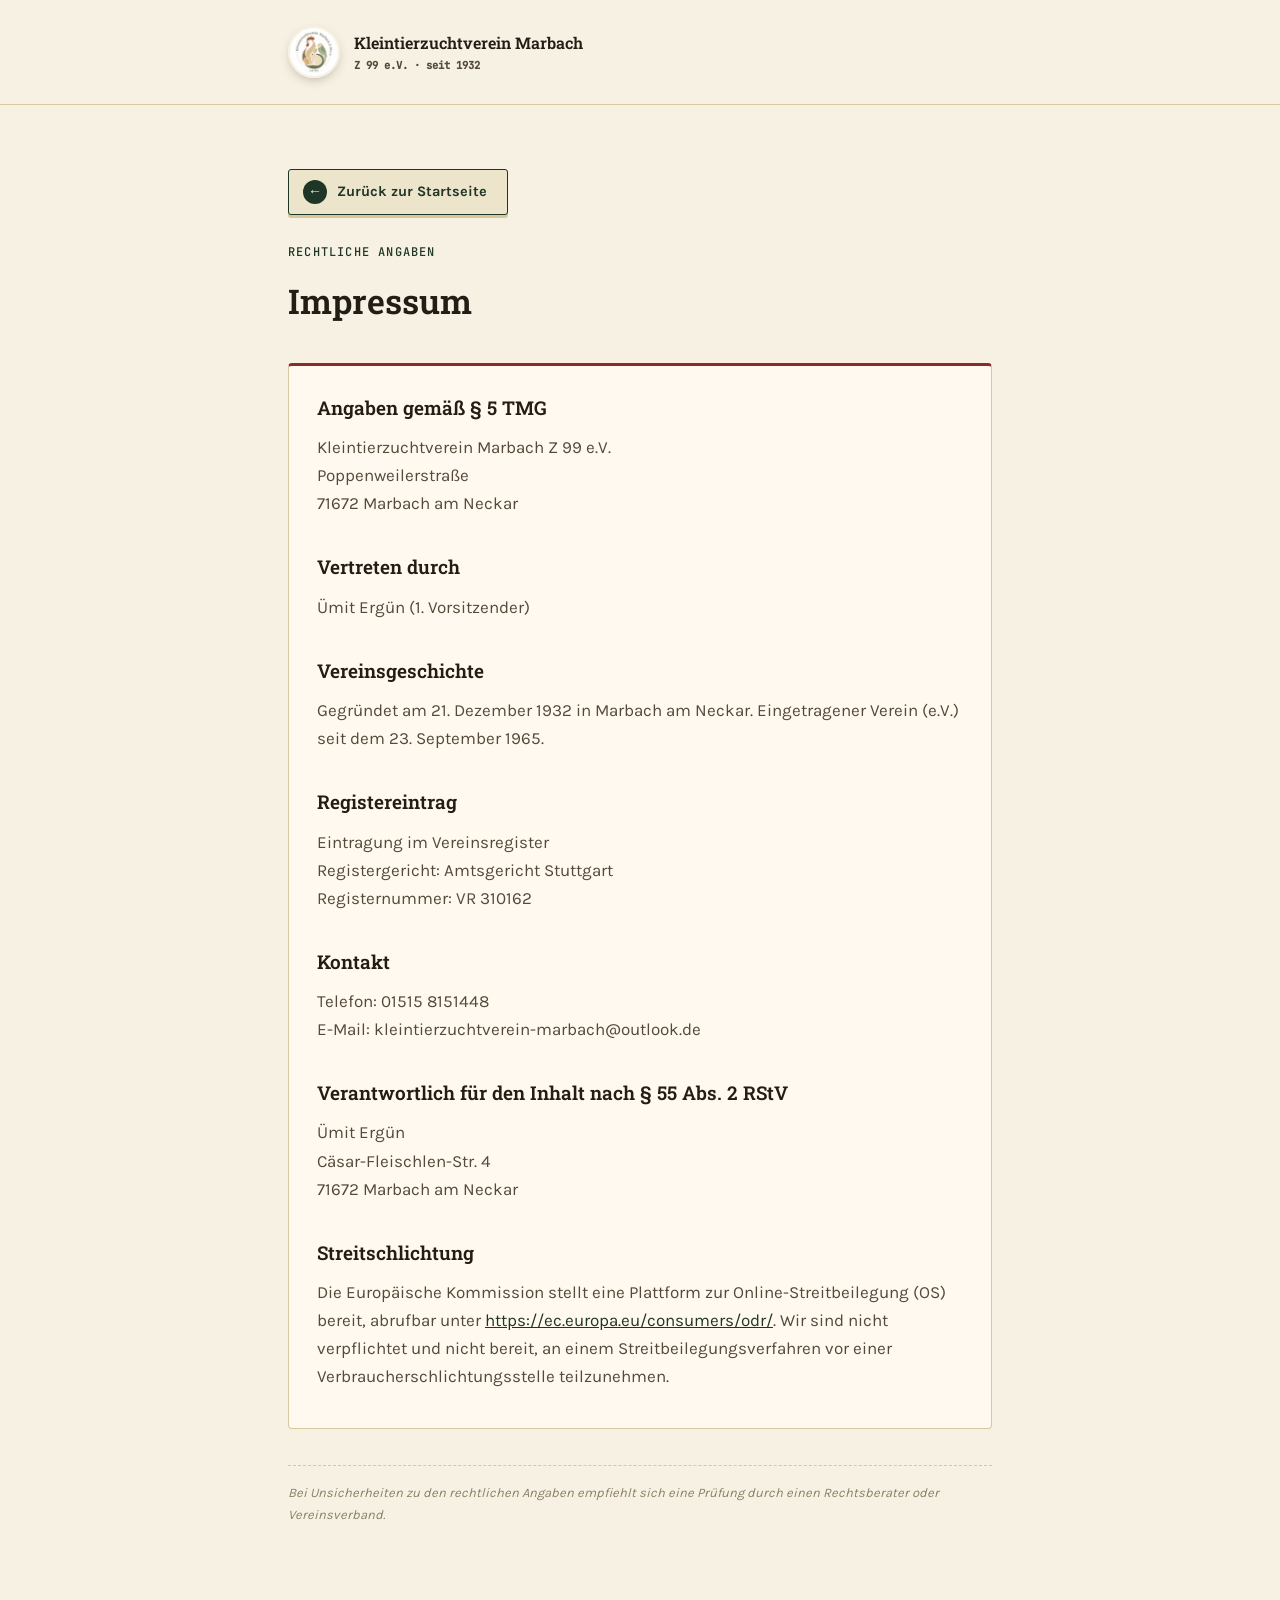
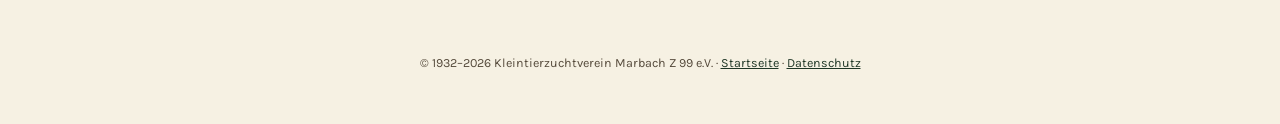
<file: impressum.html>
<!DOCTYPE html>
<html lang="de">
<head>
<meta charset="UTF-8">
<meta name="viewport" content="width=device-width, initial-scale=1.0">
<title>Impressum – Kleintierzuchtverein Marbach Z 99 e.V.</title>
<meta name="description" content="Impressum des Kleintierzuchtverein Marbach Z 99 e.V. in Marbach am Neckar: Anschrift, Vertretungsberechtigte, Vereinsregister und Kontaktdaten gemäß § 5 TMG.">
<link rel="canonical" href="https://kleintierzuchtverein-marbach-am-neckar.de/impressum.html">
<meta name="robots" content="index, follow">
<link rel="icon" href="favicon.ico" sizes="any">
<link rel="icon" type="image/png" sizes="32x32" href="favicon-32x32.png">
<link rel="icon" type="image/png" sizes="16x16" href="favicon-16x16.png">
<link rel="apple-touch-icon" sizes="180x180" href="apple-touch-icon.png">
<link rel="preload" as="style" href="fonts.css" onload="this.onload=null;this.rel='stylesheet'">
<noscript><link rel="stylesheet" href="fonts.css"></noscript>
<style>
  html{overflow-x:clip; max-width:100vw; -webkit-tap-highlight-color:transparent;}
  a, button, .btn{ -webkit-tap-highlight-color:transparent; }
  :root{
    --cream:#F6F1E3; --cream-2:#EDE4CC; --ink:#221D15; --ink-soft:#54493A;
    --olive:#2E4A38; --olive-dark:#1F3626; --terracotta:#8A2A2E; --gold:#A9822E; --line:#D6C9A0;
  }
  *{box-sizing:border-box;}
  body{margin:0; background:var(--cream); color:var(--ink); font-family:'Karla',sans-serif; font-size:17px; line-height:1.65; overflow-x:clip; max-width:100vw;}
  .wrap{max-width:760px; margin:0 auto; padding:0 28px;}
  h1,h2{font-family:'Roboto Slab',serif; font-weight:600; color:var(--ink);}
  a{color:var(--olive-dark);}
  header{padding:26px 0; border-bottom:1px solid var(--line);}
  .brand{display:flex; align-items:center; gap:14px; text-decoration:none;}
  .brand img{width:52px; height:52px; border-radius:50%; border:2px solid var(--cream); box-shadow:0 4px 12px -4px rgba(59,51,36,.4);}
  .brand span{font-family:'Roboto Slab',serif; font-weight:600; font-size:16px; color:var(--ink);}
  .brand small{display:block; font-family:'JetBrains Mono','Karla',monospace; font-size:10.5px; color:var(--ink-soft);}
  main{padding:64px 0 90px;}
  .eyebrow{font-family:'JetBrains Mono','Karla',monospace; text-transform:uppercase; letter-spacing:.1em; color:var(--olive-dark); font-size:12px; margin-bottom:10px; display:block;}
  h1{font-size:34px; margin:0 0 34px;}
  h2{font-size:19px; margin:34px 0 10px;}
  p{margin:0 0 12px; color:var(--ink-soft);}
  .box{background:#fff9ef; border:1px solid var(--line); border-radius:4px; padding:26px 28px; margin-bottom:8px; border-top:3px solid var(--terracotta);}
  .note{font-size:13px; font-style:italic; color:#8a8065; margin-top:36px; border-top:1px dashed var(--line); padding-top:16px;}
  .placeholder{color:var(--terracotta); font-weight:600;}
  .back{display:inline-flex; align-items:center; gap:10px; font-size:14.5px; font-weight:700; text-decoration:none; color:var(--olive-dark); background:var(--cream-2); border:1.5px solid var(--olive-dark); border-radius:3px; padding:10px 20px 10px 14px; margin-bottom:28px; box-shadow:0 3px 0 0 var(--line); transition:background .2s ease, color .2s ease, box-shadow .2s ease, transform .2s ease;}
  .back .arr{display:inline-flex; align-items:center; justify-content:center; width:24px; height:24px; border-radius:50%; background:var(--olive-dark); color:var(--cream); font-size:14px; line-height:1; transition:transform .2s ease, background .2s ease, color .2s ease;}
  .back:hover{background:var(--olive-dark); color:var(--cream); box-shadow:0 3px 0 0 var(--gold); transform:translateY(-1px);}
  .back:hover .arr{background:var(--gold); color:var(--ink); transform:translateX(-3px);}
  .back:focus-visible{outline:2px solid var(--gold); outline-offset:3px;}
  @media (prefers-reduced-motion:reduce){ .back, .back .arr{transition:none;} .back:hover, .back:hover .arr{transform:none;} }
  footer{padding:26px 0 50px; text-align:center; font-size:12.5px; color:var(--ink-soft);}
</style>
</head>
<body>

<header>
  <div class="wrap">
    <a href="index.html" class="brand">
      <img src="images/vereinslogo.png" width="220" height="220" loading="eager" decoding="async" alt="Logo Kleintierzuchtverein Marbach Z 99 e.V.">
      <span>Kleintierzuchtverein Marbach<small>Z 99 e.V. · seit 1932</small></span>
    </a>
  </div>
</header>

<main>
  <div class="wrap">
    <a href="index.html" class="back"><span class="arr" aria-hidden="true">←</span>Zurück zur Startseite</a>
    <p class="eyebrow">Rechtliche Angaben</p>
    <h1>Impressum</h1>

    <div class="box">
      <h2 style="margin-top:0;">Angaben gemäß § 5 TMG</h2>
      <p>Kleintierzuchtverein Marbach Z 99 e.V.<br>
      Poppenweilerstraße<br>
      71672 Marbach am Neckar</p>

      <h2>Vertreten durch</h2>
      <p>Ümit Ergün (1. Vorsitzender)</p>

      <h2>Vereinsgeschichte</h2>
      <p>Gegründet am 21. Dezember 1932 in Marbach am Neckar. Eingetragener Verein (e.V.) seit dem 23. September 1965.</p>

      <h2>Registereintrag</h2>
      <p>Eintragung im Vereinsregister<br>
      Registergericht: Amtsgericht Stuttgart<br>
      Registernummer: VR 310162</p>

      <h2>Kontakt</h2>
      <p>Telefon: 01515 8151448<br>
      E-Mail: kleintierzuchtverein-marbach@outlook.de</p>

      <h2>Verantwortlich für den Inhalt nach § 55 Abs. 2 RStV</h2>
      <p>Ümit Ergün<br>Cäsar-Fleischlen-Str. 4<br>71672 Marbach am Neckar</p>

      <h2>Streitschlichtung</h2>
      <p>Die Europäische Kommission stellt eine Plattform zur Online-Streitbeilegung (OS) bereit, abrufbar unter
      <a href="https://ec.europa.eu/consumers/odr/" target="_blank" rel="noopener">https://ec.europa.eu/consumers/odr/</a>.
      Wir sind nicht verpflichtet und nicht bereit, an einem Streitbeilegungsverfahren vor einer Verbraucherschlichtungsstelle teilzunehmen.</p>
    </div>

    <p class="note">Bei Unsicherheiten zu den rechtlichen Angaben empfiehlt sich eine Prüfung durch einen Rechtsberater oder Vereinsverband.</p>
  </div>
</main>

<footer>© 1932–2026 Kleintierzuchtverein Marbach Z 99 e.V. · <a href="index.html">Startseite</a> · <a href="datenschutz.html">Datenschutz</a></footer>

</body>
</html>
</file>
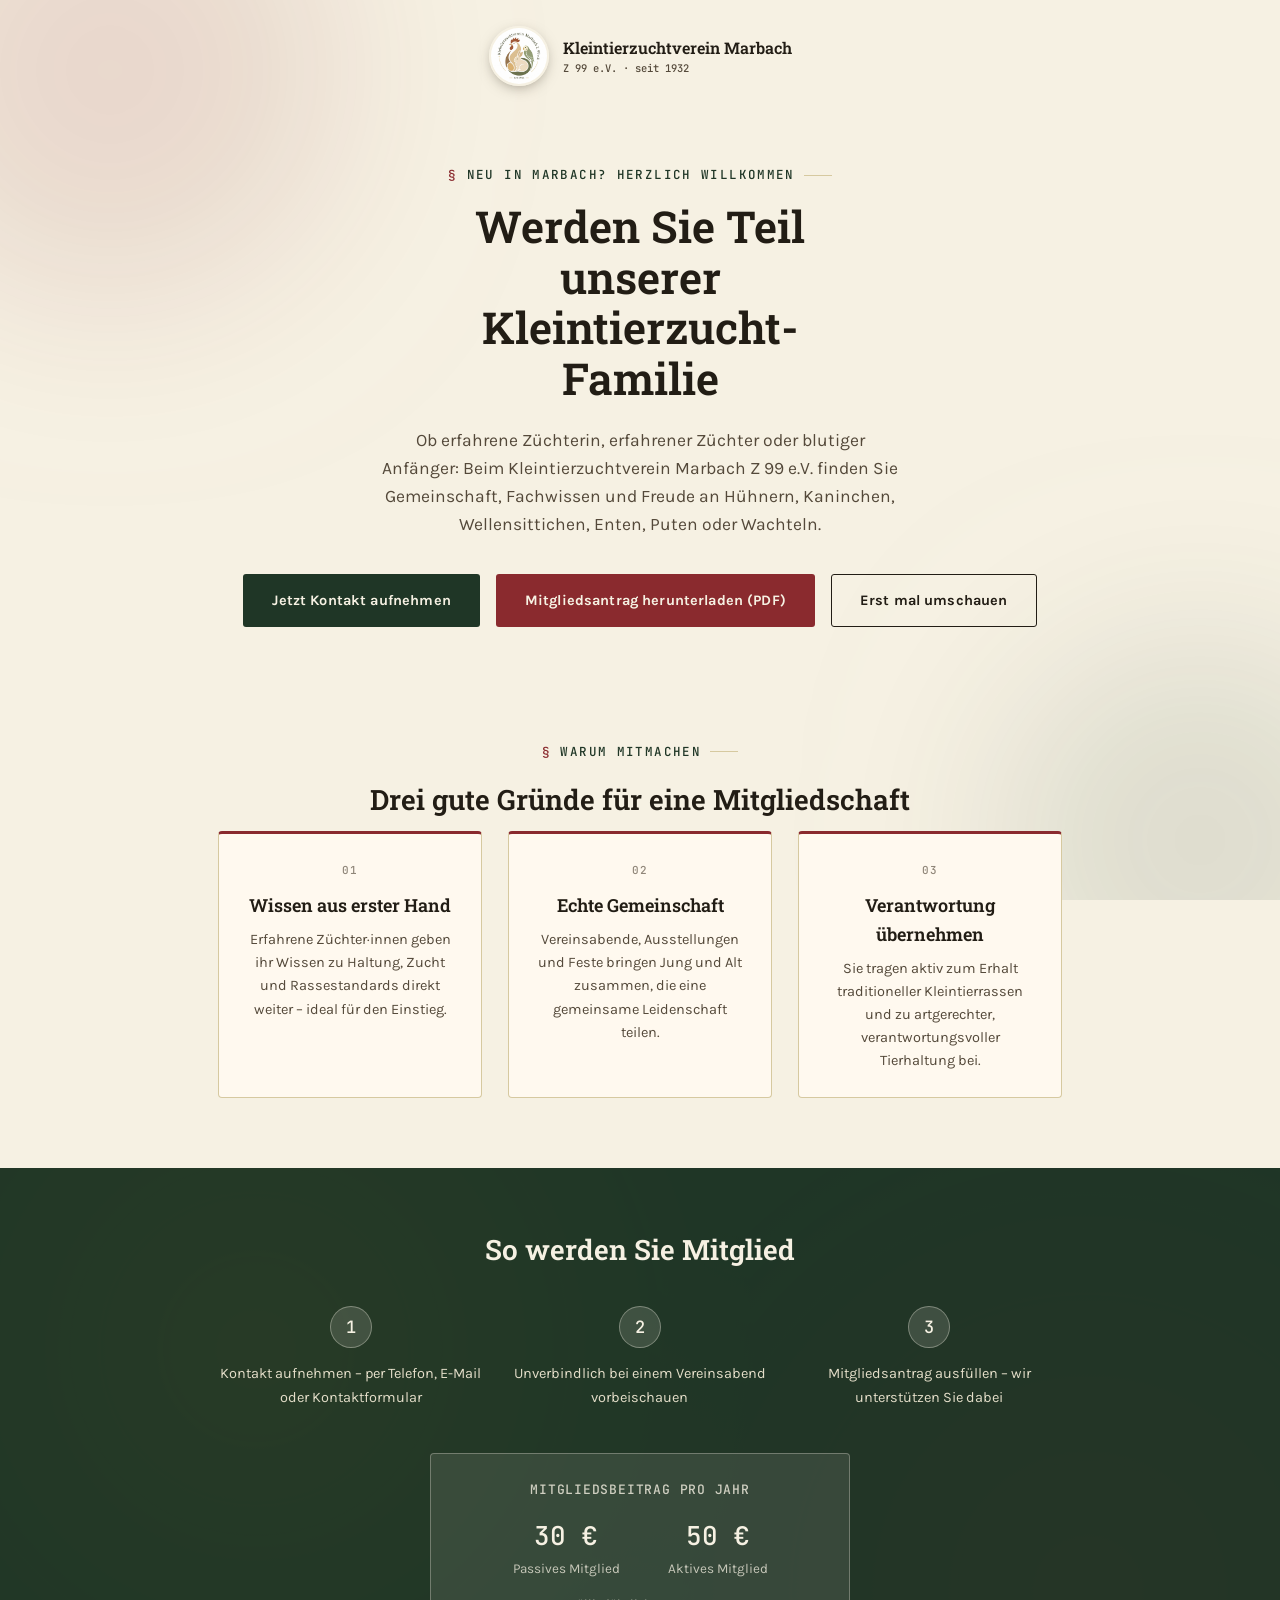
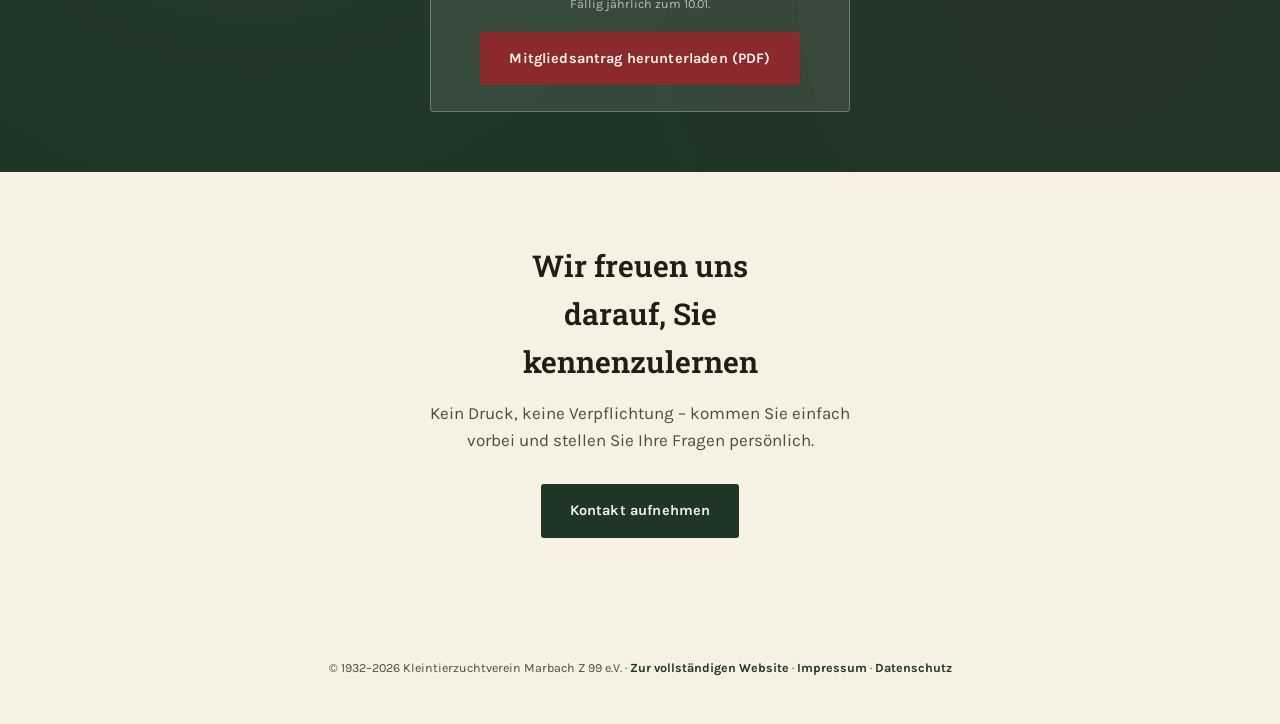
<file: landingpage.html>
<!DOCTYPE html>
<html lang="de">
<head>
<meta charset="UTF-8">
<meta name="viewport" content="width=device-width, initial-scale=1.0">
<title>Jetzt Mitglied werden – Kleintierzuchtverein Marbach Z 99 e.V.</title>
<meta name="description" content="Werden Sie Mitglied im Kleintierzuchtverein Marbach Z 99 e.V. – Gemeinschaft, Fachwissen und Freude an der Kleintierzucht in Marbach am Neckar seit 1932.">
<link rel="canonical" href="https://kleintierzuchtverein-marbach-am-neckar.de/landingpage.html">
<meta name="robots" content="index, follow">
<meta property="og:type" content="website">
<meta property="og:title" content="Jetzt Mitglied werden – Kleintierzuchtverein Marbach Z 99 e.V.">
<meta property="og:description" content="Gemeinschaft, Fachwissen und Freude an der Kleintierzucht in Marbach am Neckar seit 1932.">
<meta property="og:image" content="https://kleintierzuchtverein-marbach-am-neckar.de/images/vereinslogo.png">
<meta property="og:locale" content="de_DE">
<meta name="geo.region" content="DE-BW">
<meta name="geo.placename" content="Marbach am Neckar">
<link rel="icon" href="favicon.ico" sizes="any">
<link rel="icon" type="image/png" sizes="32x32" href="favicon-32x32.png">
<link rel="icon" type="image/png" sizes="16x16" href="favicon-16x16.png">
<link rel="apple-touch-icon" sizes="180x180" href="apple-touch-icon.png">
<link rel="preload" as="style" href="fonts.css" onload="this.onload=null;this.rel='stylesheet'">
<noscript><link rel="stylesheet" href="fonts.css"></noscript>
<style>
  html{overflow-x:clip; max-width:100vw; -webkit-tap-highlight-color:transparent;}
  a, button, .btn{ -webkit-tap-highlight-color:transparent; }
  :root{
    /* Direction A "Zuchtbuch & Preisrichter-Protokoll" - identisch zu index.html */
    --cream:#F6F1E3; --cream-2:#EDE4CC; --ink:#221D15; --ink-soft:#54493A;
    --olive:#2E4A38; --olive-dark:#1F3626; --terracotta:#8A2A2E; --gold:#A9822E; --teal:#48585C; --brown:#6B4226;
    --line:#D6C9A0;
  }
  *{box-sizing:border-box;}
  body{margin:0; background:var(--cream); color:var(--ink); font-family:'Karla',sans-serif; font-size:17px; line-height:1.6; position:relative; overflow-x:clip; max-width:100vw;}
  .wrap{max-width:900px; margin:0 auto; padding:0 28px;}
  h1,h2{font-family:'Roboto Slab',serif; font-weight:600; margin:0;}
  p{margin:0;}
  a{text-decoration:none;}

  .ambient-bg{position:fixed; inset:0; z-index:0; overflow:hidden; pointer-events:none;}
  .ambient-bg span{position:absolute; border-radius:50%; filter:blur(90px); opacity:.12; mix-blend-mode:multiply;}
  .ambient-bg span:nth-child(1){width:460px; height:460px; top:-160px; left:-120px; background:var(--terracotta);}
  .ambient-bg span:nth-child(2){width:400px; height:400px; bottom:-140px; right:-120px; background:var(--olive);}
  main{position:relative; z-index:1;}

  header{padding:26px 0; text-align:center;}
  .brand{display:inline-flex; align-items:center; gap:14px; text-decoration:none;}
  .brand img{width:60px; height:60px; border-radius:50%; border:2px solid var(--cream); box-shadow:0 4px 14px -4px rgba(59,51,36,.5);}
  .brand span{font-family:'Roboto Slab',serif; font-weight:600; font-size:16px; color:var(--ink); text-align:left; display:block;}
  .brand small{display:block; font-family:'JetBrains Mono','Karla',monospace; font-weight:500; font-size:10.5px; color:var(--ink-soft);}

  .hero{padding:40px 0 60px; text-align:center;}
  .eyebrow{display:inline-flex; align-items:center; gap:9px; font-family:'JetBrains Mono','Karla',monospace; font-weight:500; font-size:12.5px; text-transform:uppercase; letter-spacing:.11em; color:var(--olive-dark); margin-bottom:16px;}
  .eyebrow::before{content:"§"; color:var(--terracotta);}
  .eyebrow::after{content:""; width:28px; height:1px; background:var(--line); display:inline-block;}
  h1{font-size:44px; line-height:1.15; max-width:16ch; margin:0 auto;}
  h1 em{font-style:normal;}
  .lead{margin:22px auto 0; max-width:52ch; font-size:17.5px; color:var(--ink-soft);}

  .cta-row{display:flex; justify-content:center; gap:16px; margin-top:36px; flex-wrap:wrap;}
  .btn{
    position:relative;
    display:inline-flex; align-items:center; gap:8px;
    padding:14px 28px; border-radius:3px;
    font-family:'Karla',sans-serif; font-weight:700; font-size:14.5px; letter-spacing:.01em;
    border:1.5px solid transparent; cursor:pointer;
    transition:transform .2s ease, background .2s ease, border-color .2s ease, color .2s ease, box-shadow .2s ease;
  }
  .btn-primary{background:var(--olive-dark); color:var(--cream);}
  .btn-primary:hover{background:var(--ink); box-shadow:0 3px 0 0 var(--gold);}
  .btn-ghost{background:transparent; color:var(--ink); border:1.5px solid var(--ink);}
  .btn-ghost:hover{background:var(--ink); color:var(--cream);}
  .btn-terracotta{background:var(--terracotta); color:var(--cream); border-color:transparent;}
  .btn-terracotta:hover{background:var(--ink); box-shadow:0 3px 0 0 var(--terracotta);}
  .btn:hover{transform:translateY(-1px);}
  .btn:active{transform:translateY(0);}
  @media (prefers-reduced-motion:reduce){ .btn:hover{transform:none;} }

  .reasons{padding:50px 0 70px;}
  .reasons-grid{display:grid; grid-template-columns:repeat(3,1fr); gap:26px; margin-top:8px;}
  .reason{background:#fff9ef; border:1px solid var(--line); border-radius:4px; padding:28px 24px 24px; text-align:center; border-top:3px solid var(--terracotta);}
  .reason .num{font-family:'JetBrains Mono',monospace; font-size:11px; letter-spacing:.08em; color:var(--ink-soft); opacity:.65; margin-bottom:12px; text-transform:uppercase;}
  .reason h2{font-size:18px; margin-bottom:8px;}
  .reason p{font-size:14.5px; color:var(--ink-soft);}
  .section-head{text-align:center; max-width:560px; margin:0 auto 8px;}
  .section-head h2{font-size:28px;}

  .steps{background:var(--olive-dark); color:var(--cream); padding:60px 0; position:relative; overflow:hidden;}
  .steps::before{content:""; position:absolute; inset:0; opacity:.06; background:radial-gradient(circle at 20% 30%, var(--gold) 0%, transparent 45%), radial-gradient(circle at 85% 70%, var(--terracotta) 0%, transparent 45%);}
  .steps .wrap{position:relative;}
  .steps h2{color:var(--cream); text-align:center; font-size:28px; margin-bottom:34px;}
  .steps-grid{display:grid; grid-template-columns:repeat(3,1fr); gap:24px;}
  .fee-box{
    margin:44px auto 0; max-width:420px; text-align:center;
    background:rgba(247,242,230,.1); border:1px solid rgba(247,242,230,.3);
    border-radius:4px; padding:26px 30px;
  }
  .fee-label{margin:0 0 14px; font-size:13px; font-family:'JetBrains Mono',monospace; letter-spacing:.06em; text-transform:uppercase; opacity:.8;}
  .fee-amounts{display:flex; justify-content:center; gap:48px;}
  .fee-amounts b{display:block; font-family:'JetBrains Mono',monospace; font-weight:500; font-size:26px;}
  .fee-amounts span{display:block; font-size:13.5px; opacity:.75; margin-top:2px;}
  .fee-note{margin:14px 0 0; font-size:12.5px; opacity:.7;}
  .fee-download{display:inline-flex; margin-top:18px;}
  .step{text-align:center;}
  .step .circle{width:42px; height:42px; border-radius:50%; background:rgba(247,242,230,.14); border:1px solid rgba(247,242,230,.35); display:flex; align-items:center; justify-content:center; margin:0 auto 14px; font-family:'JetBrains Mono',monospace; font-weight:500;}
  .step p{font-size:14.5px; color:#E4DEC9;}

  .final-cta{padding:70px 0 90px; text-align:center;}
  .final-cta h2{font-size:30px; max-width:18ch; margin:0 auto 14px;}
  .final-cta p{color:var(--ink-soft); max-width:44ch; margin:0 auto 30px;}

  footer{padding:30px 0 46px; text-align:center; font-size:12.5px; color:var(--ink-soft);}
  footer a{color:var(--olive-dark); font-weight:700;}

  @media (max-width:760px){
    h1{font-size:32px;}
    .reasons-grid, .steps-grid{grid-template-columns:1fr;}
  }

  .pre-animate{opacity:0; transform:translateY(46px) scale(.96); transition:opacity .8s ease, transform .7s cubic-bezier(.22,1,.36,1);}
  .pre-animate.in-view{opacity:1; transform:translateY(0) scale(1);}
</style>
</head>
<body>

<div class="ambient-bg" aria-hidden="true"><span></span><span></span></div>

<main>
  <header>
    <div class="wrap">
      <a href="index.html" class="brand">
        <img src="images/vereinslogo.png" width="220" height="220" loading="eager" decoding="async" alt="Logo Kleintierzuchtverein Marbach Z 99 e.V.">
        <span>Kleintierzuchtverein Marbach<small>Z 99 e.V. · seit 1932</small></span>
      </a>
    </div>
  </header>

  <section class="hero">
    <div class="wrap">
      <p class="eyebrow" style="justify-content:center;">Neu in Marbach? Herzlich willkommen</p>
      <h1>Werden Sie Teil unserer <em>Kleintierzucht-Familie</em></h1>
      <p class="lead">Ob erfahrene Züchterin, erfahrener Züchter oder blutiger Anfänger: Beim Kleintierzuchtverein Marbach Z 99 e.V. finden Sie Gemeinschaft, Fachwissen und Freude an Hühnern, Kaninchen, Wellensittichen, Enten, Puten oder Wachteln.</p>
      <div class="cta-row">
        <a href="index.html#kontakt" class="btn btn-primary">Jetzt Kontakt aufnehmen</a>
        <a href="mitgliedsantrag.pdf" class="btn btn-terracotta" download>Mitgliedsantrag herunterladen (PDF)</a>
        <a href="index.html" class="btn btn-ghost">Erst mal umschauen</a>
      </div>
    </div>
  </section>

  <section class="reasons">
    <div class="wrap">
      <div class="section-head">
        <p class="eyebrow" style="justify-content:center;">Warum mitmachen</p>
        <h2>Drei gute Gründe für eine Mitgliedschaft</h2>
      </div>
      <div class="reasons-grid">
        <div class="reason">
          <div class="num">01</div>
          <h2>Wissen aus erster Hand</h2>
          <p>Erfahrene Züchter·innen geben ihr Wissen zu Haltung, Zucht und Rassestandards direkt weiter – ideal für den Einstieg.</p>
        </div>
        <div class="reason">
          <div class="num">02</div>
          <h2>Echte Gemeinschaft</h2>
          <p>Vereinsabende, Ausstellungen und Feste bringen Jung und Alt zusammen, die eine gemeinsame Leidenschaft teilen.</p>
        </div>
        <div class="reason">
          <div class="num">03</div>
          <h2>Verantwortung übernehmen</h2>
          <p>Sie tragen aktiv zum Erhalt traditioneller Kleintierrassen und zu artgerechter, verantwortungsvoller Tierhaltung bei.</p>
        </div>
      </div>
    </div>
  </section>

  <section class="steps">
    <div class="wrap">
      <h2>So werden Sie Mitglied</h2>
      <div class="steps-grid">
        <div class="step"><div class="circle">1</div><p>Kontakt aufnehmen – per Telefon, E-Mail oder Kontaktformular</p></div>
        <div class="step"><div class="circle">2</div><p>Unverbindlich bei einem Vereinsabend vorbeischauen</p></div>
        <div class="step"><div class="circle">3</div><p>Mitgliedsantrag ausfüllen – wir unterstützen Sie dabei</p></div>
      </div>
      <div class="fee-box">
        <p class="fee-label">Mitgliedsbeitrag pro Jahr</p>
        <div class="fee-amounts">
          <div><b>30&nbsp;€</b><span>Passives Mitglied</span></div>
          <div><b>50&nbsp;€</b><span>Aktives Mitglied</span></div>
        </div>
        <p class="fee-note">Fällig jährlich zum 10.01.</p>
        <a href="mitgliedsantrag.pdf" class="btn btn-terracotta fee-download" download>Mitgliedsantrag herunterladen (PDF)</a>
      </div>
    </div>
  </section>

  <section class="final-cta">
    <div class="wrap">
      <h2>Wir freuen uns darauf, Sie kennenzulernen</h2>
      <p>Kein Druck, keine Verpflichtung – kommen Sie einfach vorbei und stellen Sie Ihre Fragen persönlich.</p>
      <a href="index.html#kontakt" class="btn btn-primary">Kontakt aufnehmen</a>
    </div>
  </section>
</main>

<footer>
  © 1932–2026 Kleintierzuchtverein Marbach Z 99 e.V. · <a href="index.html">Zur vollständigen Website</a> · <a href="impressum.html">Impressum</a> · <a href="datenschutz.html">Datenschutz</a>
</footer>

<script>
  if ('scrollRestoration' in history) {
    history.scrollRestoration = 'manual';
  }
  if (!location.hash) {
    window.scrollTo(0, 0);
  }

  const io = new IntersectionObserver((entries) => {
    entries.forEach(e => { if (e.isIntersecting) e.target.classList.add('in-view'); });
  }, { threshold: .1, rootMargin: '0px 0px -60px 0px' });
  document.querySelectorAll('.reason, .step').forEach((el, i) => {
    el.classList.add('pre-animate');
    el.style.transitionDelay = (i * 0.08) + 's';
    io.observe(el);
  });
</script>

</body>
</html>
</file>
<file: fonts.css>
/* Lokal gehostete Schriftarten (Roboto Slab, Karla, JetBrains Mono) - DSGVO-konform, keine Verbindung zu Google-Servern */

@font-face {
  font-family: 'Karla';
  font-style: normal;
  font-weight: 400;
  font-display: swap;
  src: url('fonts/karla-v33-latin-regular.woff2') format('woff2');
}
@font-face {
  font-family: 'Karla';
  font-style: normal;
  font-weight: 500;
  font-display: swap;
  src: url('fonts/karla-v33-latin-500.woff2') format('woff2');
}
@font-face {
  font-family: 'Karla';
  font-style: normal;
  font-weight: 600;
  font-display: swap;
  src: url('fonts/karla-v33-latin-600.woff2') format('woff2');
}
@font-face {
  font-family: 'Karla';
  font-style: normal;
  font-weight: 700;
  font-display: swap;
  src: url('fonts/karla-v33-latin-700.woff2') format('woff2');
}

/* Redesign (Direction A "Zuchtbuch & Preisrichter-Protokoll"): Roboto Slab fuer Headlines, JetBrains Mono fuer Protokoll-/Datenlabels. Beide selbst gehostet, keine Google-Verbindung. */
@font-face {
  font-family: 'Roboto Slab';
  font-style: normal;
  font-weight: 400;
  font-display: swap;
  src: url('fonts/roboto-slab-v22-latin-400.woff2') format('woff2');
}
@font-face {
  font-family: 'Roboto Slab';
  font-style: normal;
  font-weight: 500;
  font-display: swap;
  src: url('fonts/roboto-slab-v22-latin-500.woff2') format('woff2');
}
@font-face {
  font-family: 'Roboto Slab';
  font-style: normal;
  font-weight: 600;
  font-display: swap;
  src: url('fonts/roboto-slab-v22-latin-600.woff2') format('woff2');
}
@font-face {
  font-family: 'Roboto Slab';
  font-style: normal;
  font-weight: 700;
  font-display: swap;
  src: url('fonts/roboto-slab-v22-latin-700.woff2') format('woff2');
}
@font-face {
  font-family: 'JetBrains Mono';
  font-style: normal;
  font-weight: 500;
  font-display: swap;
  src: url('fonts/jetbrains-mono-v20-latin-500.woff2') format('woff2');
}
</file>
